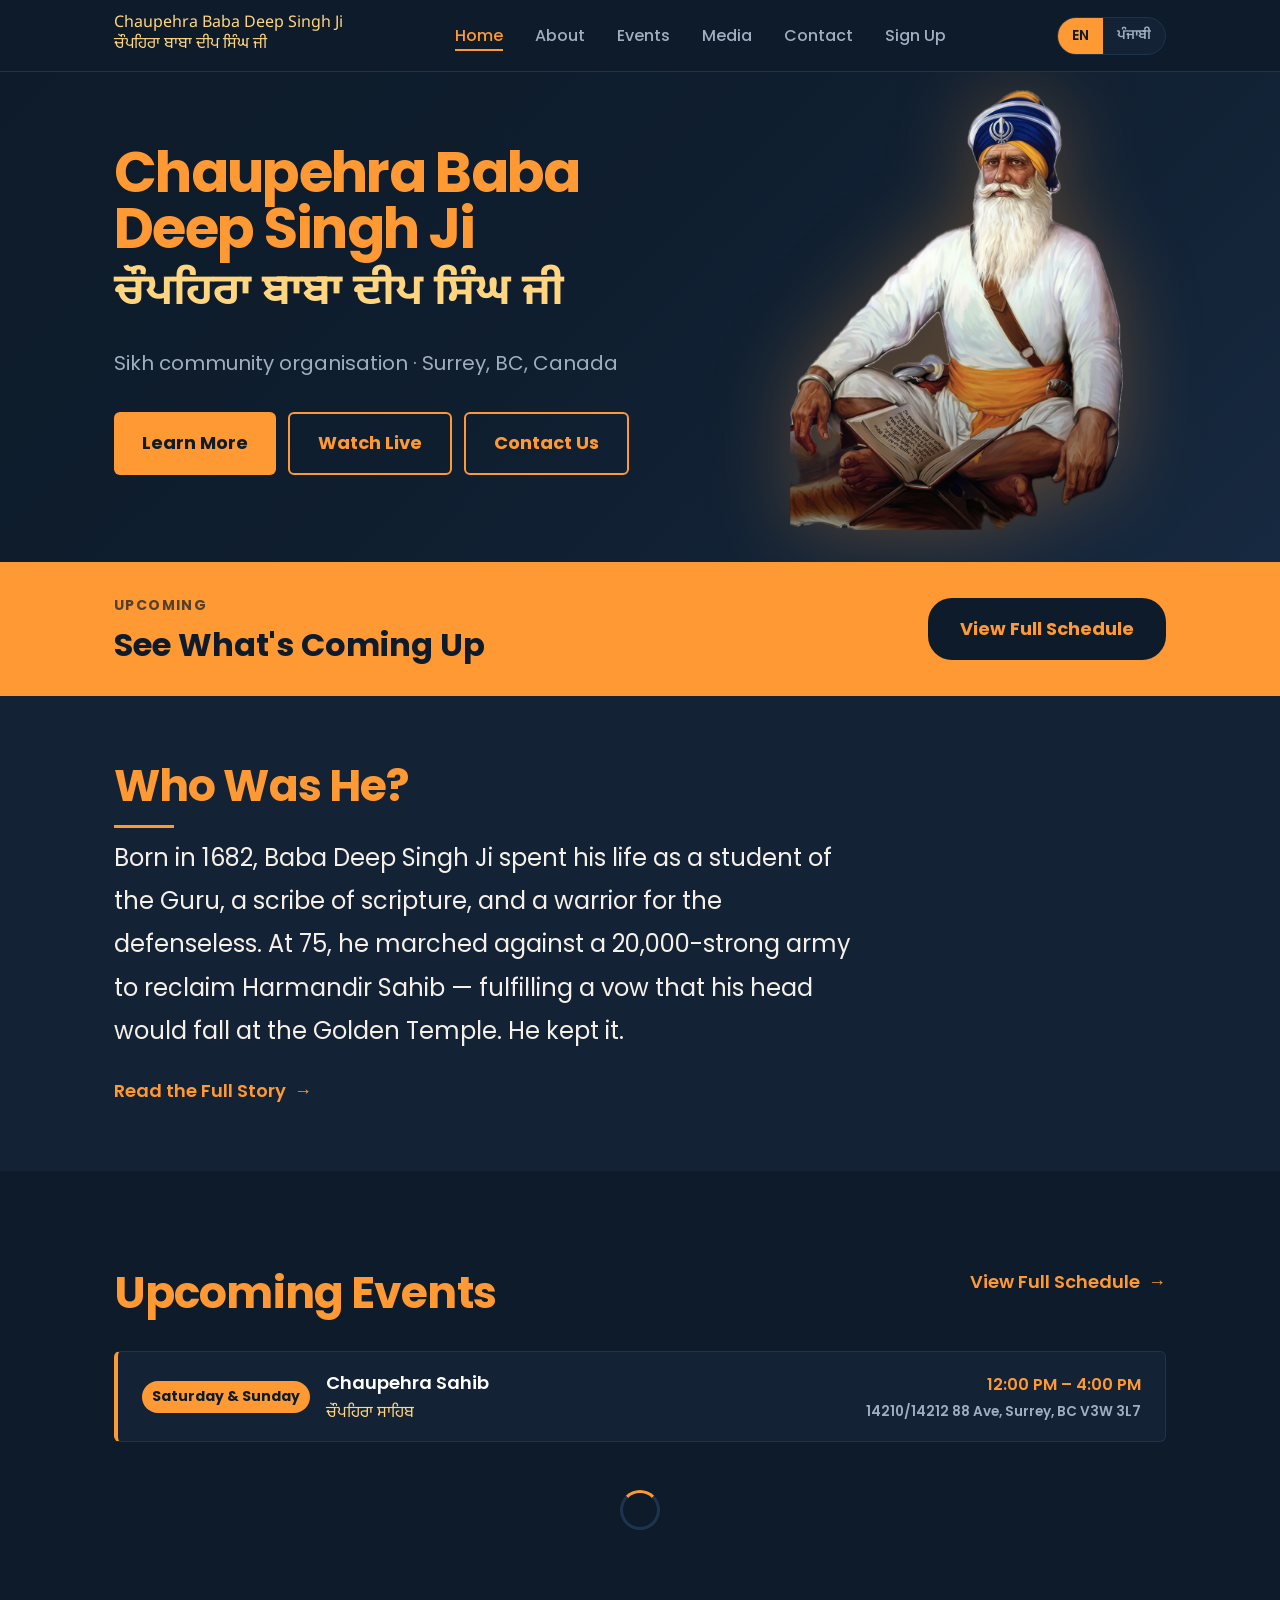
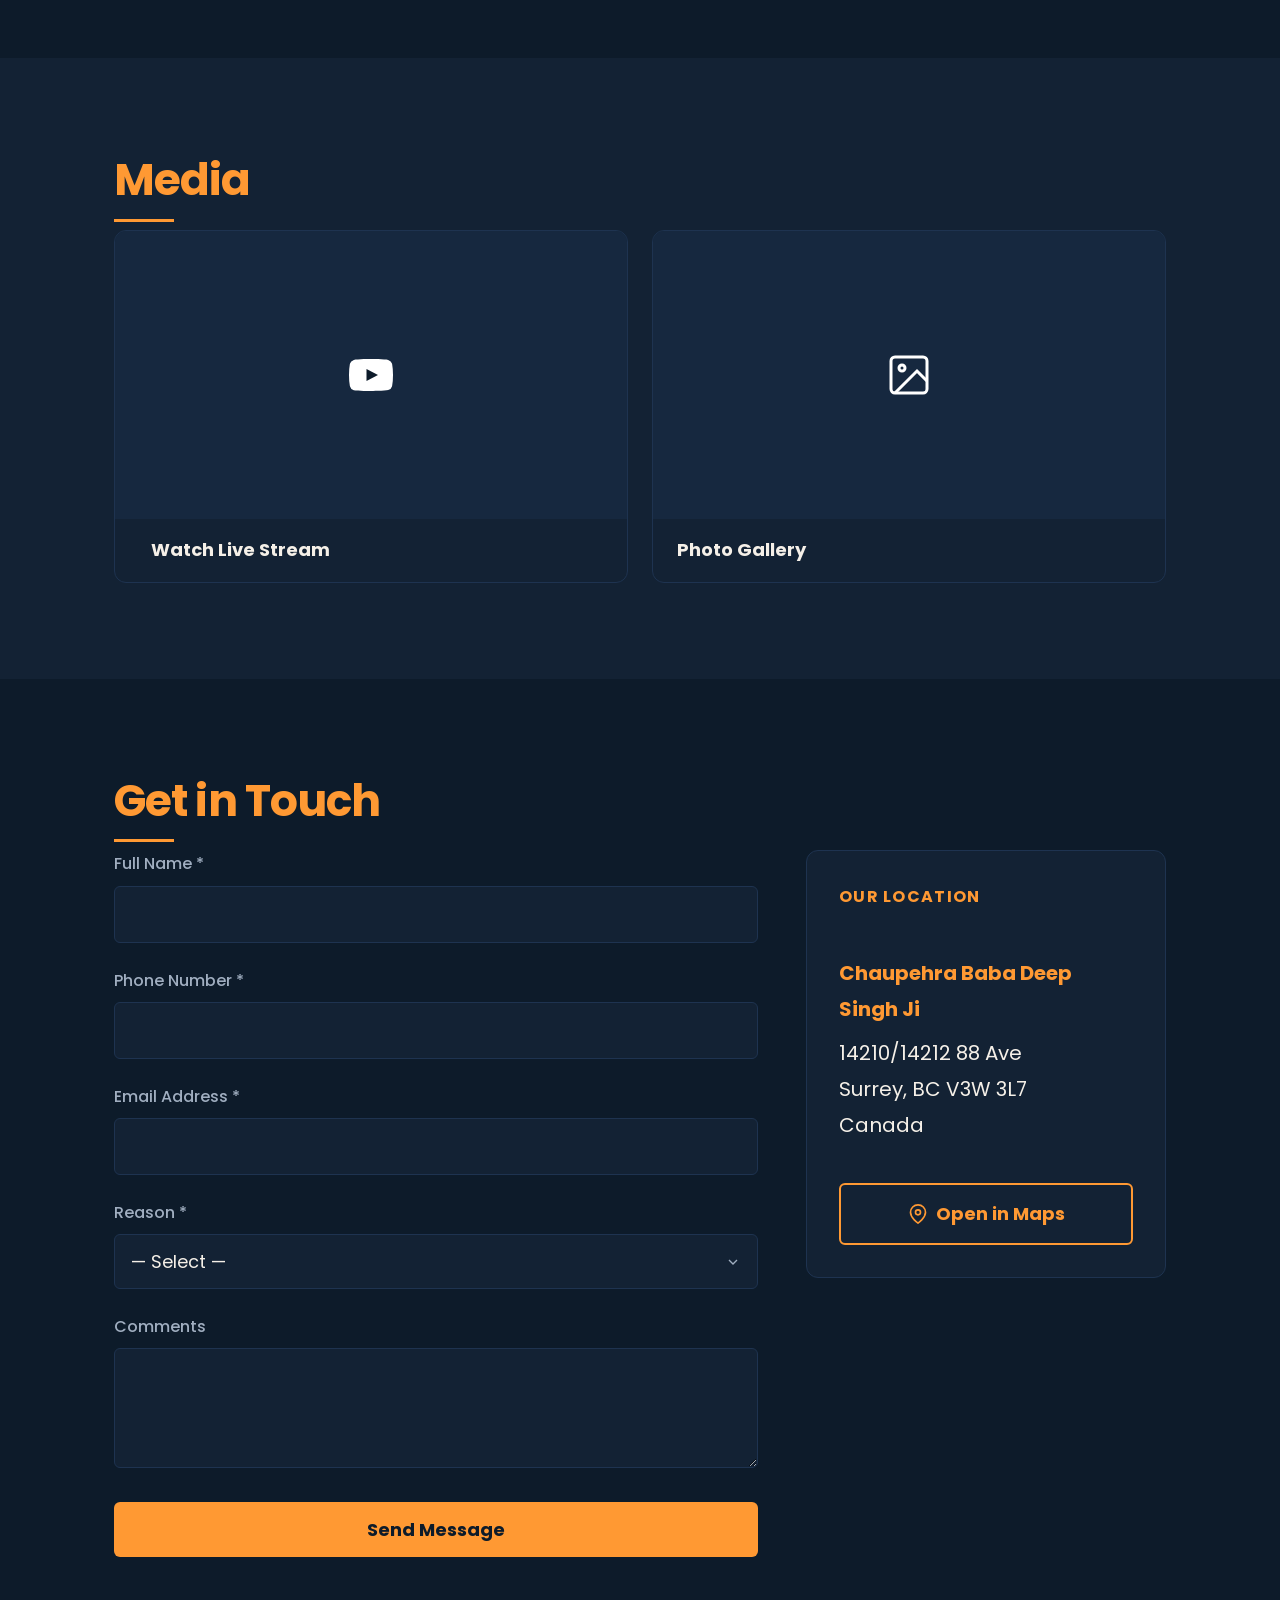
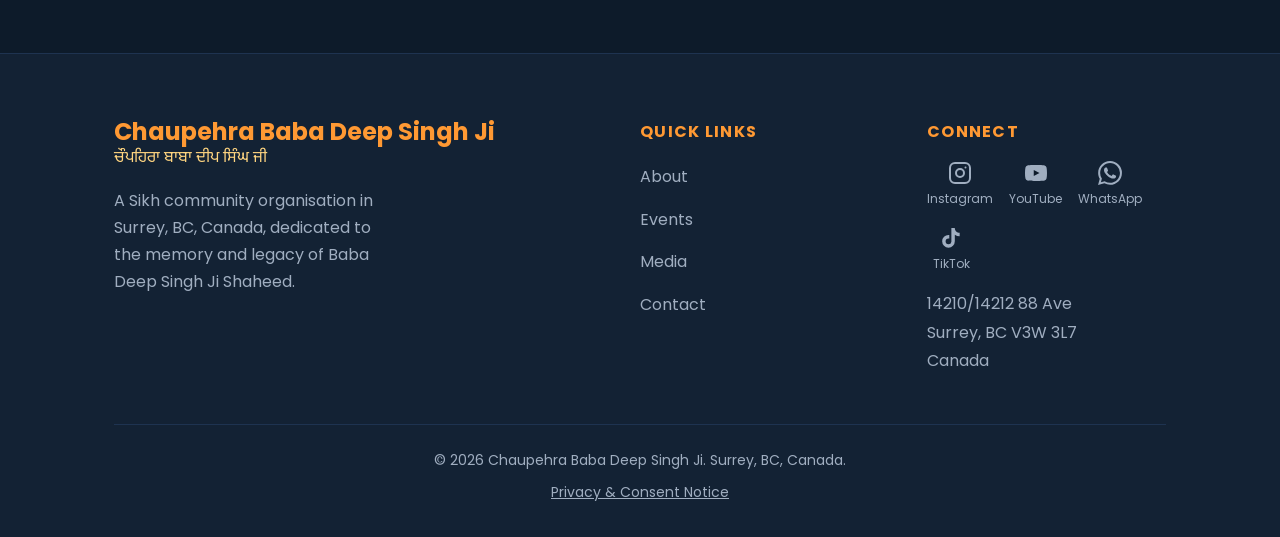
<file: index.html>
<!DOCTYPE html>
<html lang="en">
<head>
  <meta charset="UTF-8" />
  <link rel="icon" type="image/svg+xml" href="/assets/favicon.svg" />
  <link rel="apple-touch-icon" href="/assets/favicon.svg" />
  <meta name="viewport" content="width=device-width, initial-scale=1.0" />
  <title>Chaupehra Baba Deep Singh Ji — Surrey, BC</title>
  <meta name="description" content="Chaupehra Baba Deep Singh Ji — Sikh community organisation in Surrey, BC, Canada." />
  <link rel="stylesheet" href="css/global.css" />
  <link rel="stylesheet" href="css/home.css" />
</head>
<body>

<div id="nav-placeholder"></div>

<!-- ── HERO ── -->
<section class="hero" aria-label="Welcome">
  <div class="hero-carousel" id="hero-carousel">
    <div class="hero-carousel-track" id="hero-track">
      <div class="hero-slide hero-slide--fallback active"></div>
    </div>
  </div>
  <div class="hero-overlay"></div>
  <div class="hero-content container">
    <div class="hero-text">
      <h1 class="hero-title">
        <span class="hero-title-en" data-en="Chaupehra Baba Deep Singh Ji" data-pa="ਚੌਪਹਿਰਾ ਬਾਬਾ ਦੀਪ ਸਿੰਘ ਜੀ">Chaupehra Baba Deep Singh Ji</span>
        
        <span class="hero-title-pa gurmukhi" data-en="ਚੌਪਹਿਰਾ ਬਾਬਾ ਦੀਪ ਸਿੰਘ ਜੀ" data-pa="Chaupehra Baba Deep Singh Ji">ਚੌਪਹਿਰਾ ਬਾਬਾ ਦੀਪ ਸਿੰਘ ਜੀ</span>
      </h1>
      <p class="hero-tagline" data-en="Sikh community organisation · Surrey, BC, Canada" data-pa="ਸਿੱਖ ਭਾਈਚਾਰਕ ਸੰਸਥਾ · ਸਰੀ, ਬੀ.ਸੀ., ਕੈਨੇਡਾ">
        Sikh community organisation · Surrey, BC, Canada
      </p>
      <div class="hero-ctas">
        <a href="about.html" class="btn btn-primary" data-en="Learn More" data-pa="ਹੋਰ ਜਾਣੋ">Learn More</a>
        <a href="media.html" class="btn btn-secondary" data-en="Watch Live" data-pa="ਲਾਈਵ ਦੇਖੋ">Watch Live</a>
        <a href="#contact-home" class="btn btn-secondary" data-en="Contact Us" data-pa="ਸੰਪਰਕ ਕਰੋ">Contact Us</a>
      </div>
    </div>
    <div class="hero-portrait" aria-hidden="true">
      <img src="assets/baba-deep-singh.png" alt="" />
    </div>
  </div>
  <div class="hero-dots" id="hero-dots" aria-hidden="true"></div>
</section>

<!-- ── EVENTS BANNER CAROUSEL ── -->
<section class="events-banner" id="events-banner" aria-label="Upcoming events">
  <div class="events-banner-track" id="events-banner-track">
    <a href="events.html" class="events-banner-slide events-banner-slide--fallback active">
      <div class="events-banner-inner container">
        <div class="events-banner-text">
          <span class="events-banner-tag" data-en="Upcoming" data-pa="ਆਉਣ ਵਾਲਾ">Upcoming</span>
          <p class="events-banner-title" data-en="See What's Coming Up" data-pa="ਆਉਣ ਵਾਲੇ ਸਮਾਗਮ ਵੇਖੋ">See What's Coming Up</p>
        </div>
        <span class="events-banner-btn" data-en="View Full Schedule" data-pa="ਪੂਰਾ ਪ੍ਰੋਗਰਾਮ">View Full Schedule →</span>
      </div>
    </a>
  </div>
  <div class="events-banner-dots" id="events-banner-dots" aria-hidden="true"></div>
</section>

<!-- ── ABOUT SNIPPET ── -->
<section class="section section--mid home-about">
  <div class="container">
    <h2 class="section-title" data-en="Who Was He?" data-pa="ਉਹ ਕੌਣ ਸਨ?">Who Was He?</h2>
    <p class="home-about-text" data-en="Born in 1682, Baba Deep Singh Ji spent his life as a student of the Guru, a scribe of scripture, and a warrior for the defenseless. At 75, he marched against a 20,000-strong army to reclaim Harmandir Sahib — fulfilling a vow that his head would fall at the Golden Temple. He kept it." data-pa="1682 ਵਿੱਚ ਜਨਮੇ, ਬਾਬਾ ਦੀਪ ਸਿੰਘ ਜੀ ਨੇ ਆਪਣੀ ਜ਼ਿੰਦਗੀ ਗੁਰੂ ਦੇ ਵਿਦਿਆਰਥੀ, ਗ੍ਰੰਥ ਦੇ ਲਿਖਾਰੀ ਅਤੇ ਕਮਜ਼ੋਰਾਂ ਦੇ ਯੋਧੇ ਵਜੋਂ ਬਿਤਾਈ। 75 ਸਾਲ ਦੀ ਉਮਰ ਵਿੱਚ, ਉਨ੍ਹਾਂ ਨੇ ਹਰਿਮੰਦਰ ਸਾਹਿਬ ਲਈ ਸ਼ਹਾਦਤ ਦਿੱਤੀ।">
      Born in 1682, Baba Deep Singh Ji spent his life as a student of the Guru, a scribe of scripture, and a warrior for the defenseless. At 75, he marched against a 20,000-strong army to reclaim Harmandir Sahib — fulfilling a vow that his head would fall at the Golden Temple. He kept it.
    </p>
    <a href="about.html" class="link-arrow mt-6" style="display:inline-flex;" data-en="Read the Full Story" data-pa="ਪੂਰੀ ਕਹਾਣੀ ਪੜ੍ਹੋ">Read the Full Story</a>
  </div>
</section>

<!-- ── UPCOMING EVENTS ── -->
<section class="section home-events" id="home-events">
  <div class="container">
    <div class="section-header-row">
      <h2 class="section-title" data-en="Upcoming Events" data-pa="ਆਉਣ ਵਾਲੇ ਸਮਾਗਮ">Upcoming Events</h2>
      <a href="events.html" class="link-arrow" data-en="View Full Schedule" data-pa="ਪੂਰਾ ਪ੍ਰੋਗਰਾਮ">View Full Schedule</a>
    </div>
    <!-- Recurring Chaupehra Sahib banner -->
    <div class="chaupehra-recurring" id="chaupehra-recurring-home">
      <div class="chaupehra-recurring-left">
        <span class="chaupehra-recurring-badge" id="recurring-badge-home">Every Sat &amp; Sun</span>
        <div class="chaupehra-recurring-name">
          <strong data-en="Chaupehra Sahib" data-pa="ਚੌਪਹਿਰਾ ਸਾਹਿਬ">Chaupehra Sahib</strong>
          <span class="gurmukhi" data-en="ਚੌਪਹਿਰਾ ਸਾਹਿਬ" data-pa="Chaupehra Sahib">ਚੌਪਹਿਰਾ ਸਾਹਿਬ</span>
        </div>
      </div>
      <div class="chaupehra-recurring-time">
        <span>12:00 PM – 4:00 PM</span>
        <span class="text-muted" style="font-size:0.85em;">14210/14212 88 Ave, Surrey, BC V3W 3L7</span>
      </div>
    </div>

    <div id="home-events-list">
      <div class="events-loading"><div class="spinner"></div></div>
    </div>
  </div>
</section>

<!-- ── MEDIA PREVIEW ── -->
<section class="section section--mid home-media">
  <div class="container">
    <h2 class="section-title" data-en="Media" data-pa="ਮੀਡੀਆ">Media</h2>
    <div class="home-media-grid">
      <a href="media.html#livestream" class="home-media-tile" aria-label="Watch latest stream">
        <div class="home-media-tile-img" id="home-stream-thumb">
          <div class="home-media-tile-overlay">
            <svg width="48" height="48" viewBox="0 0 24 24" fill="currentColor" aria-hidden="true"><path d="M22.54 6.42a2.78 2.78 0 00-1.95-1.96C18.88 4 12 4 12 4s-6.88 0-8.59.46A2.78 2.78 0 001.46 6.42 29 29 0 001 12a29 29 0 00.46 5.58A2.78 2.78 0 003.41 19.6C5.12 20 12 20 12 20s6.88 0 8.59-.46a2.78 2.78 0 001.95-1.95A29 29 0 0023 12a29 29 0 00-.46-5.58z"/><polygon points="9.75 15.02 15.5 12 9.75 8.98 9.75 15.02" fill="#0D1B2A"/></svg>
          </div>
        </div>
        <div class="home-media-tile-label">
          <span id="home-live-badge"></span>
          <span data-en="Watch Live Stream" data-pa="ਲਾਈਵ ਸਟ੍ਰੀਮ ਦੇਖੋ">Watch Live Stream</span>
        </div>
      </a>
      <a href="media.html#gallery" class="home-media-tile" aria-label="View photo gallery">
        <div class="home-media-tile-img" id="home-gallery-thumb">
          <div class="home-media-tile-overlay">
            <svg width="48" height="48" viewBox="0 0 24 24" fill="none" stroke="currentColor" stroke-width="1.5" aria-hidden="true"><rect x="3" y="3" width="18" height="18" rx="2"/><circle cx="8.5" cy="8.5" r="1.5"/><polyline points="21 15 16 10 5 21"/></svg>
          </div>
        </div>
        <div class="home-media-tile-label">
          <span data-en="Photo Gallery" data-pa="ਫ਼ੋਟੋ ਗੈਲਰੀ">Photo Gallery</span>
        </div>
      </a>
    </div>
  </div>
</section>

<!-- ── CONTACT + LOCATION ── -->
<section class="section home-contact" id="contact-home">
  <div class="container">
    <h2 class="section-title" data-en="Get in Touch" data-pa="ਸੰਪਰਕ ਕਰੋ">Get in Touch</h2>
    <div class="home-contact-grid">

      <div class="home-contact-form-col">
        <form id="home-contact-form" novalidate>
          <div class="form-group">
            <label class="form-label" for="hc-name" data-en="Full Name *" data-pa="ਪੂਰਾ ਨਾਮ *">Full Name *</label>
            <input class="form-input" type="text" id="hc-name" autocomplete="name" required />
            <span class="form-error" id="hc-name-error" role="alert"></span>
          </div>
          <div class="form-group">
            <label class="form-label" for="hc-phone" data-en="Phone Number *" data-pa="ਫ਼ੋਨ ਨੰਬਰ *">Phone Number *</label>
            <input class="form-input" type="tel" id="hc-phone" autocomplete="tel" required />
            <span class="form-error" id="hc-phone-error" role="alert"></span>
          </div>
          <div class="form-group">
            <label class="form-label" for="hc-email" data-en="Email Address *" data-pa="ਈਮੇਲ ਪਤਾ *">Email Address *</label>
            <input class="form-input" type="email" id="hc-email" autocomplete="email" required />
            <span class="form-error" id="hc-email-error" role="alert"></span>
          </div>
          <div class="form-group">
            <label class="form-label" for="hc-reason" data-en="Reason *" data-pa="ਕਾਰਨ *">Reason *</label>
            <select class="form-select" id="hc-reason" required>
              <option value="">— Select —</option>
              <option value="volunteer">Volunteer</option>
              <option value="book_event">Book an Event</option>
              <option value="donate">Donate</option>
              <option value="general">General Enquiry</option>
              <option value="other">Other</option>
            </select>
            <span class="form-error" id="hc-reason-error" role="alert"></span>
          </div>
          <div class="form-group hidden" id="hc-date-group">
            <label class="form-label" for="hc-date" data-en="Preferred Date" data-pa="ਪਸੰਦੀਦਾ ਮਿਤੀ">Preferred Date</label>
            <input class="form-input" type="date" id="hc-date" />
          </div>
          <div class="form-group">
            <label class="form-label" for="hc-comments" data-en="Comments" data-pa="ਟਿੱਪਣੀਆਂ">Comments</label>
            <textarea class="form-textarea" id="hc-comments" rows="3" maxlength="1000"></textarea>
          </div>
          <div class="form-error" id="hc-rate-error" role="alert" style="display:none;margin-bottom:var(--space-4);"></div>
          <button type="submit" class="btn btn-primary btn-block" id="hc-submit">
            <span id="hc-submit-text" data-en="Send Message" data-pa="ਸੁਨੇਹਾ ਭੇਜੋ">Send Message</span>
            <div class="spinner spinner-sm hidden" id="hc-spinner"></div>
          </button>
        </form>
        <div class="form-success hidden" id="hc-success" style="display:none;">
          <div class="form-success-icon">🙏</div>
          <h3 data-en="Thank you." data-pa="ਧੰਨਵਾਦ।">Thank you.</h3>
          <p data-en="We will be in touch soon." data-pa="ਅਸੀਂ ਜਲਦੀ ਤੁਹਾਡੇ ਨਾਲ ਸੰਪਰਕ ਕਰਾਂਗੇ।">We will be in touch soon.</p>
          <span class="gurmukhi">ਵਾਹਿਗੁਰੂ ਜੀ ਕਾ ਖਾਲਸਾ, ਵਾਹਿਗੁਰੂ ਜੀ ਕੀ ਫਤਿਹ</span>
        </div>
      </div>

      <div class="home-location-col">
        <div class="card home-location-card">
          <p class="footer-heading" data-en="Our Location" data-pa="ਸਾਡਾ ਸਥਾਨ">Our Location</p>
          <address style="font-style:normal;margin-top:var(--space-3);font-size:var(--text-lg);line-height:1.8;color:var(--off-white);">
            <strong style="color:var(--saffron);display:block;margin-bottom:var(--space-2);">Chaupehra Baba Deep Singh Ji</strong>
            14210/14212 88 Ave<br/>
            Surrey, BC V3W 3L7<br/>
            Canada
          </address>
          <a href="https://maps.apple.com/?q=14210+88+Ave+Surrey+BC+V3W+3L7"
             id="home-maps-btn"
             class="btn btn-secondary btn-block mt-6"
             target="_blank" rel="noopener"
             aria-label="Open location in Maps">
            <svg width="20" height="20" viewBox="0 0 24 24" fill="none" stroke="currentColor" stroke-width="2" aria-hidden="true"><path d="M21 10c0 7-9 13-9 13s-9-6-9-13a9 9 0 0118 0z"/><circle cx="12" cy="10" r="3"/></svg>
            <span data-en="Open in Maps" data-pa="ਨਕਸ਼ੇ ਵਿੱਚ ਖੋਲ੍ਹੋ">Open in Maps</span>
          </a>
        </div>
      </div>
    </div>
  </div>
</section>

<div id="footer-placeholder"></div>

<script type="module">
  import { createClient } from 'https://esm.sh/@supabase/supabase-js@2';
  import { SUPABASE_URL, SUPABASE_ANON, YOUTUBE_CHANNEL_ID, YOUTUBE_API_KEY } from './supabase-config.js';
  const sb = createClient(SUPABASE_URL, SUPABASE_ANON);

  /* ── Hero carousel ── */
  async function initHeroCarousel() {
    const track  = document.getElementById('hero-track');
    const dotsEl = document.getElementById('hero-dots');
    const { data: photos } = await sb.from('photos').select('url,storage_path').order('sort_order').limit(8);
    const urls = (photos || []).map(p =>
      p.url || sb.storage.from('gallery').getPublicUrl(p.storage_path).data.publicUrl
    );
    if (!urls.length) return;

    track.innerHTML = urls.map((u, i) =>
      `<div class="hero-slide ${i===0?'active':''}" style="background-image:url('${u}')"></div>`
    ).join('');
    dotsEl.innerHTML = urls.map((_, i) =>
      `<button class="hero-dot ${i===0?'active':''}" data-idx="${i}" aria-label="Slide ${i+1}"></button>`
    ).join('');

    let cur = 0;
    const slides = track.querySelectorAll('.hero-slide');
    const dots   = dotsEl.querySelectorAll('.hero-dot');
    const goTo = i => {
      slides[cur].classList.remove('active'); dots[cur].classList.remove('active');
      cur = (i + slides.length) % slides.length;
      slides[cur].classList.add('active'); dots[cur].classList.add('active');
    };
    let timer;
    const resetTimer = () => {
      clearInterval(timer);
      if (!window.matchMedia('(prefers-reduced-motion: reduce)').matches)
        timer = setInterval(() => goTo(cur + 1), 5000);
    };
    dots.forEach(d => d.addEventListener('click', () => { goTo(+d.dataset.idx); resetTimer(); }));
    resetTimer();
  }

  /* ── Events banner carousel (next 3 upcoming events) ── */
  async function initEventsBannerCarousel() {
    const track = document.getElementById('events-banner-track');
    const dotsEl = document.getElementById('events-banner-dots');
    const today = new Date().toISOString().split('T')[0];
    const { data, error } = await sb.from('events')
      .select('*').gte('date', today).eq('is_published', true)
      .order('date').order('start_time').limit(3);
    if (error || !data || !data.length) return;

    const fmtD = d => new Date(d+'T00:00:00').toLocaleDateString('en-CA',{month:'short',day:'numeric',year:'numeric'});
    const fmtT = t => { if (!t) return ''; const [h,m] = t.split(':'); const d = new Date(); d.setHours(+h,+m); return d.toLocaleTimeString('en-CA',{hour:'numeric',minute:'2-digit',hour12:true}); };
    track.innerHTML = data.map((ev, i) => `
      <a href="${ev.link_url || 'events.html'}" class="events-banner-slide${i===0?' active':''}">
        <div class="events-banner-inner container">
          <div class="events-banner-text">
            <span class="events-banner-tag" data-en="${ev.is_gurpurab ? 'Gurpurab' : 'Upcoming Event'}" data-pa="${ev.is_gurpurab ? 'ਗੁਰਪੁਰਬ' : 'ਆਉਣ ਵਾਲਾ ਸਮਾਗਮ'}">${ev.is_gurpurab ? 'Gurpurab' : 'Upcoming Event'}</span>
            <p class="events-banner-title">${ev.name}</p>
            <p class="events-banner-sub">${fmtD(ev.date)}${ev.start_time ? ' · ' + fmtT(ev.start_time) : ''} &nbsp;·&nbsp; <span data-en="Surrey, BC" data-pa="ਸਰੀ, ਬੀ.ਸੀ.">Surrey, BC</span></p>
          </div>
          <span class="events-banner-btn" data-en="${ev.link_url ? 'Learn More &amp; Sign Up →' : 'View Details →'}" data-pa="${ev.link_url ? 'ਹੋਰ ਜਾਣੋ ਅਤੇ ਰਜਿਸਟਰ ਕਰੋ →' : 'ਵੇਰਵੇ ਵੇਖੋ →'}">${ev.link_url ? 'Learn More & Sign Up' : 'View Details'} →</span>
        </div>
      </a>`).join('');
    dotsEl.innerHTML = data.map((_, i) =>
      `<button class="events-banner-dot${i===0?' active':''}" data-idx="${i}" aria-label="Slide ${i+1}"></button>`
    ).join('');
    if (typeof setLang === 'function') setLang(getLang());

    if (data.length < 2) return;
    let cur = 0;
    const slides = track.querySelectorAll('.events-banner-slide');
    const dots   = dotsEl.querySelectorAll('.events-banner-dot');
    const goTo = i => {
      slides[cur].classList.remove('active'); dots[cur].classList.remove('active');
      cur = (i + slides.length) % slides.length;
      slides[cur].classList.add('active'); dots[cur].classList.add('active');
    };
    let timer;
    const resetTimer = () => {
      clearInterval(timer);
      if (!window.matchMedia('(prefers-reduced-motion: reduce)').matches)
        timer = setInterval(() => goTo(cur + 1), 6000);
    };
    dots.forEach(d => d.addEventListener('click', (e) => { e.preventDefault(); goTo(+d.dataset.idx); resetTimer(); }));
    resetTimer();
  }

  /* ── Upcoming events (max 3) ── */
  async function loadHomeEvents() {
    const el = document.getElementById('home-events-list');
    try {
      const today = new Date().toISOString().split('T')[0];
      const until = new Date(Date.now() + 30 * 864e5).toISOString().split('T')[0];
      const { data, error } = await sb.from('events')
        .select('*').gte('date', today).lte('date', until)
        .order('date').order('start_time').limit(3);
      if (error) throw error;
      if (!data.length) { el.innerHTML = ''; return; }
      const fmtD = d => new Date(d+'T00:00:00').toLocaleDateString('en-CA',{weekday:'short',day:'numeric',month:'short'});
      const fmtT = t => { if(!t)return''; const[h,m]=t.split(':'); const d=new Date(); d.setHours(+h,+m); return d.toLocaleTimeString('en-CA',{hour:'numeric',minute:'2-digit',hour12:true}); };
      el.innerHTML = `<div class="home-events-list">${data.map(ev=>`
        <div class="home-event-row${ev.is_gurpurab?' home-event-row--gurpurab':''}">
          <div class="home-event-date">${fmtD(ev.date)}</div>
          <div class="home-event-body">
            <span class="home-event-name">${ev.name}</span>
            ${ev.start_time?`<span class="home-event-time">${fmtT(ev.start_time)}${ev.end_time?' – '+fmtT(ev.end_time):''}</span>`:''}
          </div>
        </div>`).join('')}</div>`;
    } catch { el.innerHTML = `<p class="text-muted">Unable to load events.</p>`; }
  }

  /* ── Media preview ── */
  async function loadMediaPreview() {
    try {
      const res = await fetch(`https://www.googleapis.com/youtube/v3/search?key=${YOUTUBE_API_KEY}&channelId=${YOUTUBE_CHANNEL_ID}&part=snippet&order=date&maxResults=1&type=video`);
      if (res.ok) {
        const json = await res.json();
        const vid = json.items?.[0];
        if (vid) {
          const thumb = vid.snippet.thumbnails?.medium?.url;
          if (thumb) document.getElementById('home-stream-thumb').style.backgroundImage = `url('${thumb}')`;
          if (vid.snippet.liveBroadcastContent === 'live') {
            document.getElementById('home-live-badge').outerHTML = `<span class="badge badge-live">● LIVE</span>`;
          }
        }
      }
    } catch {}
    try {
      const { data } = await sb.from('photos').select('url,storage_path').order('sort_order').limit(1);
      if (data?.length) {
        const url = data[0].url || sb.storage.from('gallery').getPublicUrl(data[0].storage_path).data.publicUrl;
        document.getElementById('home-gallery-thumb').style.backgroundImage = `url('${url}')`;
      }
    } catch {}
  }

  /* ── Home contact form ── */
  function initHomeForm() {
    const reasonEl = document.getElementById('hc-reason');
    const dateGrp  = document.getElementById('hc-date-group');
    const dateIn   = document.getElementById('hc-date');
    dateIn.min = new Date().toISOString().split('T')[0];
    reasonEl.addEventListener('change', () => {
      const show = reasonEl.value === 'book_event';
      dateGrp.classList.toggle('hidden', !show);
      dateIn.required = show;
    });
    const showErr = (id, msg) => { const e=document.getElementById(id); e.textContent=msg; e.classList.add('visible'); };
    const clrErr  = id => { const e=document.getElementById(id); e.textContent=''; e.classList.remove('visible'); };
    ['hc-name','hc-phone','hc-email'].forEach(id =>
      document.getElementById(id).addEventListener('input', () => clrErr(id+'-error'))
    );
    document.getElementById('home-contact-form').addEventListener('submit', async e => {
      e.preventDefault();
      ['hc-name-error','hc-phone-error','hc-email-error','hc-reason-error'].forEach(clrErr);
      const name=document.getElementById('hc-name').value.trim();
      const phone=document.getElementById('hc-phone').value.trim();
      const email=document.getElementById('hc-email').value.trim();
      const reason=document.getElementById('hc-reason').value;
      let valid=true;
      if(!name){showErr('hc-name-error','Please enter your name.');valid=false;}
      if(!phone){showErr('hc-phone-error','Please enter your phone number.');valid=false;}
      if(!email||!/^[^\s@]+@[^\s@]+\.[^\s@]+$/.test(email)){showErr('hc-email-error','Please enter a valid email.');valid=false;}
      if(!reason){showErr('hc-reason-error','Please select a reason.');valid=false;}
      if(!valid)return;
      const KEY='chaupehra_contact_times', now=Date.now();
      const times=JSON.parse(localStorage.getItem(KEY)||'[]').filter(t=>now-t<864e5);
      if(times.length>=3){const el=document.getElementById('hc-rate-error');el.textContent='Too many submissions today. Please try again tomorrow.';el.style.display='block';return;}
      times.push(now);localStorage.setItem(KEY,JSON.stringify(times));
      const btn=document.getElementById('hc-submit');
      btn.disabled=true;
      document.getElementById('hc-spinner').classList.remove('hidden');
      document.getElementById('hc-submit-text').classList.add('hidden');
      try {
        const{error}=await sb.from('inquiries').insert({name,phone,email,reason,preferred_date:document.getElementById('hc-date').value||null,comments:document.getElementById('hc-comments').value.trim()||null});
        if(error)throw error;
        document.getElementById('home-contact-form').style.display='none';
        const s=document.getElementById('hc-success');s.classList.remove('hidden');s.style.display='block';
      } catch {
        const el=document.getElementById('hc-rate-error');el.textContent='Something went wrong. Please try again.';el.style.display='block';
        btn.disabled=false;document.getElementById('hc-spinner').classList.add('hidden');document.getElementById('hc-submit-text').classList.remove('hidden');
      }
    });
  }

  if(/android/i.test(navigator.userAgent))
    document.getElementById('home-maps-btn').href='https://www.google.com/maps/search/?api=1&query=14210+88+Ave+Surrey+BC+V3W+3L7';

  document.addEventListener('DOMContentLoaded', () => {
    initHeroCarousel();
    initEventsBannerCarousel();
    loadHomeEvents();
    loadMediaPreview();
    initHomeForm();
  });
</script>
<script src="js/global.js"></script>
</body>
</html>
</file>
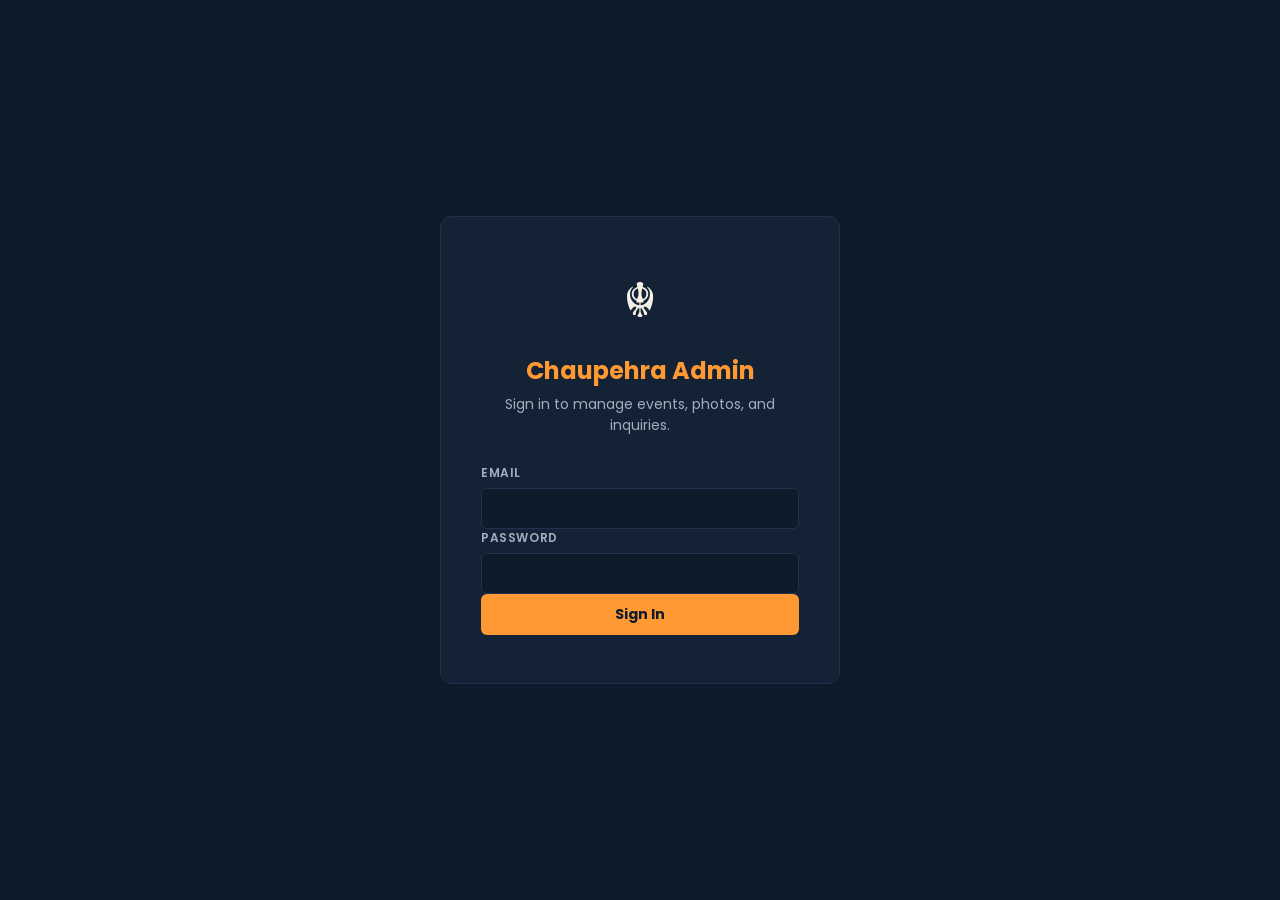
<file: admin/index.html>
<!DOCTYPE html>
<html lang="en">
<head>
  <meta charset="UTF-8" />
  <link rel="icon" type="image/svg+xml" href="../assets/favicon.svg" />
  <link rel="apple-touch-icon" href="../assets/favicon.svg" />
  <meta name="viewport" content="width=device-width, initial-scale=1.0" />
  <title>Admin — Chaupehra Baba Deep Singh Ji</title>
  <link rel="icon" href="data:image/svg+xml,<svg xmlns='http://www.w3.org/2000/svg' viewBox='0 0 100 100'><text y='.9em' font-size='90'>☬</text></svg>" />
  <link rel="stylesheet" href="admin.css" />
</head>
<body>

<!-- ══════════════════════════════════════
     LOGIN SCREEN
═══════════════════════════════════════ -->
<div class="login-screen" id="loginScreen">
  <div class="login-card">
    <div class="login-logo">☬</div>
    <h1>Chaupehra Admin</h1>
    <p class="login-sub">Sign in to manage events, photos, and inquiries.</p>
    <form id="loginForm" novalidate>
      <div class="field">
        <label for="loginEmail">Email</label>
        <input type="email" id="loginEmail" autocomplete="email" required />
      </div>
      <div class="field">
        <label for="loginPassword">Password</label>
        <input type="password" id="loginPassword" autocomplete="current-password" required />
      </div>
      <button type="submit" class="btn-primary btn-block" id="loginBtn">Sign In</button>
      <p class="login-error hidden" id="loginError" role="alert"></p>
    </form>
  </div>
</div>

<!-- ══════════════════════════════════════
     DASHBOARD
═══════════════════════════════════════ -->
<div class="dashboard hidden" id="dashboard">

  <aside class="sidebar" id="sidebar">
    <div class="sidebar-logo">
      <span class="sidebar-khanda">☬</span>
      <span class="sidebar-title">Admin</span>
    </div>
    <nav class="sidebar-nav" role="navigation">
      <button class="nav-item active" data-tab="events">
        <svg width="18" height="18" viewBox="0 0 24 24" fill="none" stroke="currentColor" stroke-width="2"><rect x="3" y="4" width="18" height="18" rx="2"/><line x1="16" y1="2" x2="16" y2="6"/><line x1="8" y1="2" x2="8" y2="6"/><line x1="3" y1="10" x2="21" y2="10"/></svg>
        Events
      </button>
      <button class="nav-item" data-tab="inquiries">
        <svg width="18" height="18" viewBox="0 0 24 24" fill="none" stroke="currentColor" stroke-width="2"><path d="M21 15a2 2 0 01-2 2H7l-4 4V5a2 2 0 012-2h14a2 2 0 012 2z"/></svg>
        Inquiries
        <span class="nav-badge hidden" id="inquiries-badge">0</span>
      </button>
      <button class="nav-item" data-tab="signups">
        <svg width="18" height="18" viewBox="0 0 24 24" fill="none" stroke="currentColor" stroke-width="2"><path d="M17 21v-2a4 4 0 00-4-4H5a4 4 0 00-4 4v2"/><circle cx="9" cy="7" r="4"/><path d="M23 21v-2a4 4 0 00-3-3.87"/><path d="M16 3.13a4 4 0 010 7.75"/></svg>
        Signups
        <span class="nav-badge hidden" id="signups-badge">0</span>
      </button>
      <button class="nav-item" data-tab="gallery">
        <svg width="18" height="18" viewBox="0 0 24 24" fill="none" stroke="currentColor" stroke-width="2"><rect x="3" y="3" width="18" height="18" rx="2"/><circle cx="8.5" cy="8.5" r="1.5"/><polyline points="21 15 16 10 5 21"/></svg>
        Gallery
      </button>
      <button class="nav-item" data-tab="errorlogs">
        <svg width="18" height="18" viewBox="0 0 24 24" fill="none" stroke="currentColor" stroke-width="2"><circle cx="12" cy="12" r="10"/><line x1="12" y1="8" x2="12" y2="12"/><line x1="12" y1="16" x2="12.01" y2="16"/></svg>
        Error Logs
        <span class="nav-badge hidden" id="errorlogs-badge">0</span>
      </button>
    </nav>
    <div class="sidebar-footer">
      <a href="../index.html" class="btn-outline" target="_blank" rel="noopener">View Site ↗</a>
      <button class="btn-outline" id="logoutBtn">Sign Out</button>
    </div>
  </aside>

  <!-- Mobile sidebar toggle -->
  <button class="sidebar-toggle" id="sidebarToggle" aria-label="Toggle menu">
    <svg width="22" height="22" viewBox="0 0 24 24" fill="none" stroke="currentColor" stroke-width="2"><line x1="3" y1="6" x2="21" y2="6"/><line x1="3" y1="12" x2="21" y2="12"/><line x1="3" y1="18" x2="21" y2="18"/></svg>
  </button>

  <main class="main-content">

    <!-- ══ EVENTS TAB ══ -->
    <section class="tab-panel active" id="tab-events">
      <div class="panel-header">
        <h2>Events</h2>
        <button class="btn-primary" id="addEventBtn">+ Add Event</button>
      </div>

      <!-- Event form -->
      <div class="form-card hidden" id="eventForm">
        <h3 id="eventFormTitle">New Event</h3>
        <input type="hidden" id="eventId" />

        <div class="form-row">
          <div class="field">
            <label for="evName">Event Name *</label>
            <div class="input-with-datalist">
              <input type="text" id="evName" list="ev-presets" required autocomplete="off" placeholder="Type or choose a preset…" />
              <datalist id="ev-presets">
                <option value="Chaupehra Sahib" />
                <option value="Akhand Path" />
                <option value="Akhand Path Bhog" />
                <option value="Sehaj Path" />
                <option value="Sehaj Path Bhog" />
                <option value="Kirtan Darbar" />
                <option value="Seva Day" />
                <option value="Simran Smagam" />
                <option value="Gurdwara Program" />
                <option value="Gurpurab — Guru Nanak Dev Ji" />
                <option value="Gurpurab — Guru Gobind Singh Ji" />
                <option value="Shaheedi Diwas — Baba Deep Singh Ji" />
                <option value="Baisakhi — Khalsa Sajna Diwas" />
              </datalist>
            </div>
          </div>
          <div class="field field--sm">
            <label class="checkbox-label mt-auto">
              <input type="checkbox" id="evGurpurab" />
              Gurpurab (yearly)
            </label>
            <label class="checkbox-label">
              <input type="checkbox" id="evRecurring" />
              Recurring yearly
            </label>
          </div>
        </div>

        <div class="form-row">
          <div class="field">
            <label for="evDate">Date *</label>
            <input type="date" id="evDate" required />
          </div>
          <div class="field">
            <label for="evEndDate">End Date <span class="label-hint">(multi-day)</span></label>
            <input type="date" id="evEndDate" />
          </div>
        </div>

        <div class="form-row">
          <div class="field">
            <label for="evStart">Start Time</label>
            <input type="time" id="evStart" />
          </div>
          <div class="field">
            <label for="evEnd">End Time</label>
            <input type="time" id="evEnd" />
          </div>
        </div>

        <div class="form-row">
          <div class="field">
            <label for="evPath">Path Type</label>
            <select id="evPath">
              <option value="">— None —</option>
              <option>Akhand Path</option>
              <option>Sehaj Path</option>
              <option>Sukhmani Sahib Path</option>
              <option>Japji Sahib Path</option>
            </select>
          </div>
          <div class="field">
            <label for="evKirtani">Kirtani / Special Guest</label>
            <input type="text" id="evKirtani" placeholder="e.g. Bhai Gurpreet Singh Ji" />
          </div>
        </div>

        <div class="field">
          <label for="evNotes">Internal Notes</label>
          <textarea id="evNotes" rows="2" placeholder="Not shown to public"></textarea>
        </div>

        <div class="form-actions">
          <button class="btn-primary" id="saveEventBtn">Save Event</button>
          <button class="btn-outline" id="cancelEventBtn">Cancel</button>
          <p class="form-status" id="eventStatus" role="status"></p>
        </div>
      </div>

      <!-- Events table -->
      <div class="table-wrap">
        <table class="data-table">
          <thead>
            <tr>
              <th>Date</th>
              <th>Event</th>
              <th>Time</th>
              <th>Path / Kirtani</th>
              <th>Type</th>
              <th>Actions</th>
            </tr>
          </thead>
          <tbody id="eventsBody">
            <tr><td colspan="6" class="loading-cell">Loading events…</td></tr>
          </tbody>
        </table>
      </div>
    </section>

    <!-- ══ INQUIRIES TAB ══ -->
    <section class="tab-panel hidden" id="tab-inquiries">
      <div class="panel-header">
        <h2>Inquiries</h2>
        <div class="filter-row">
          <select id="inquiryFilter" class="filter-select">
            <option value="all">All</option>
            <option value="new">New</option>
            <option value="read">Read</option>
            <option value="responded">Responded</option>
          </select>
          <select id="inquiryReason" class="filter-select">
            <option value="all">All Reasons</option>
            <option value="volunteer">Volunteer</option>
            <option value="book_event">Book Event</option>
            <option value="donate">Donate</option>
            <option value="general">General</option>
            <option value="other">Other</option>
          </select>
        </div>
      </div>

      <div class="inquiries-list" id="inquiriesList">
        <div class="loading-cell">Loading inquiries…</div>
      </div>
    </section>

    <!-- ══ SIGNUPS TAB ══ -->
    <section class="tab-panel hidden" id="tab-signups">
      <div class="panel-header">
        <h2>Waheguru Likhan Bhagti — Signups</h2>
        <div class="filter-row">
          <input type="text" id="signupSearch" class="filter-select" placeholder="Search name, phone, city…" style="min-width:200px;" />
          <select id="signupAgeFilter" class="filter-select">
            <option value="all">All Age Groups</option>
            <option value="6_under">6 &amp; under</option>
            <option value="7_9">7–9 years</option>
            <option value="9_12">9–12 years</option>
            <option value="13_15">13–15 years</option>
            <option value="16_20">16–20 years</option>
            <option value="21_above">21 &amp; above</option>
          </select>
          <button class="btn-outline" id="signupDuplicatesBtn">⚠ Check Duplicates</button>
          <button class="btn-outline" id="signupExportBtn">⬇ Export CSV</button>
        </div>
      </div>

      <div class="form-card hidden" id="duplicatesPanel">
        <h3 id="duplicatesPanelTitle">Possible Duplicates</h3>
        <div id="duplicatesList"></div>
      </div>

      <div class="table-wrap">
        <table class="data-table" id="signupsTable">
          <thead>
            <tr>
              <th>#</th>
              <th>Name</th>
              <th>Age / Group</th>
              <th>Simran Target</th>
              <th>WhatsApp</th>
              <th>Email</th>
              <th>City</th>
              <th>Registered</th>
              <th>Family</th>
            </tr>
          </thead>
          <tbody id="signupsBody">
            <tr><td colspan="9" class="loading-cell">Loading signups…</td></tr>
          </tbody>
        </table>
      </div>
      <p class="text-muted" id="signupsCount" style="padding:var(--space-3) 0;font-size:0.85rem;"></p>
    </section>

    <!-- ══ GALLERY TAB ══ -->
    <section class="tab-panel hidden" id="tab-gallery">
      <div class="panel-header">
        <h2>Photo Gallery</h2>
        <label class="btn-primary upload-label" for="photoUpload">
          <svg width="18" height="18" viewBox="0 0 24 24" fill="none" stroke="currentColor" stroke-width="2"><polyline points="16 16 12 12 8 16"/><line x1="12" y1="12" x2="12" y2="21"/><path d="M20.39 18.39A5 5 0 0018 9h-1.26A8 8 0 103 16.3"/></svg>
          Upload Photos
          <input type="file" id="photoUpload" multiple accept="image/*" style="display:none" />
        </label>
      </div>
      <div class="upload-progress hidden" id="uploadProgress">
        <div class="progress-bar"><div class="progress-fill" id="progressFill"></div></div>
        <p id="uploadStatus" class="upload-status-text"></p>
      </div>
      <div class="gallery-admin-grid" id="galleryAdminGrid">
        <div class="loading-cell">Loading photos…</div>
      </div>
    </section>

    <!-- ══ ERROR LOGS TAB ══ -->
    <section class="tab-panel hidden" id="tab-errorlogs">
      <div class="panel-header">
        <h2>Error Logs</h2>
        <div class="filter-row">
          <select id="errorSourceFilter" class="filter-select">
            <option value="all">All Sources</option>
          </select>
          <button class="btn-outline" id="errorClearBtn">Clear All</button>
        </div>
      </div>
      <div class="table-wrap">
        <table class="data-table">
          <thead>
            <tr>
              <th>Time</th>
              <th>Source</th>
              <th>Message</th>
              <th>Details</th>
              <th>Page</th>
              <th></th>
            </tr>
          </thead>
          <tbody id="errorLogsBody">
            <tr><td colspan="6" class="loading-cell">Loading error logs…</td></tr>
          </tbody>
        </table>
      </div>
    </section>

  </main>
</div>

<script type="module" src="admin.js"></script>
</body>
</html>
</file>
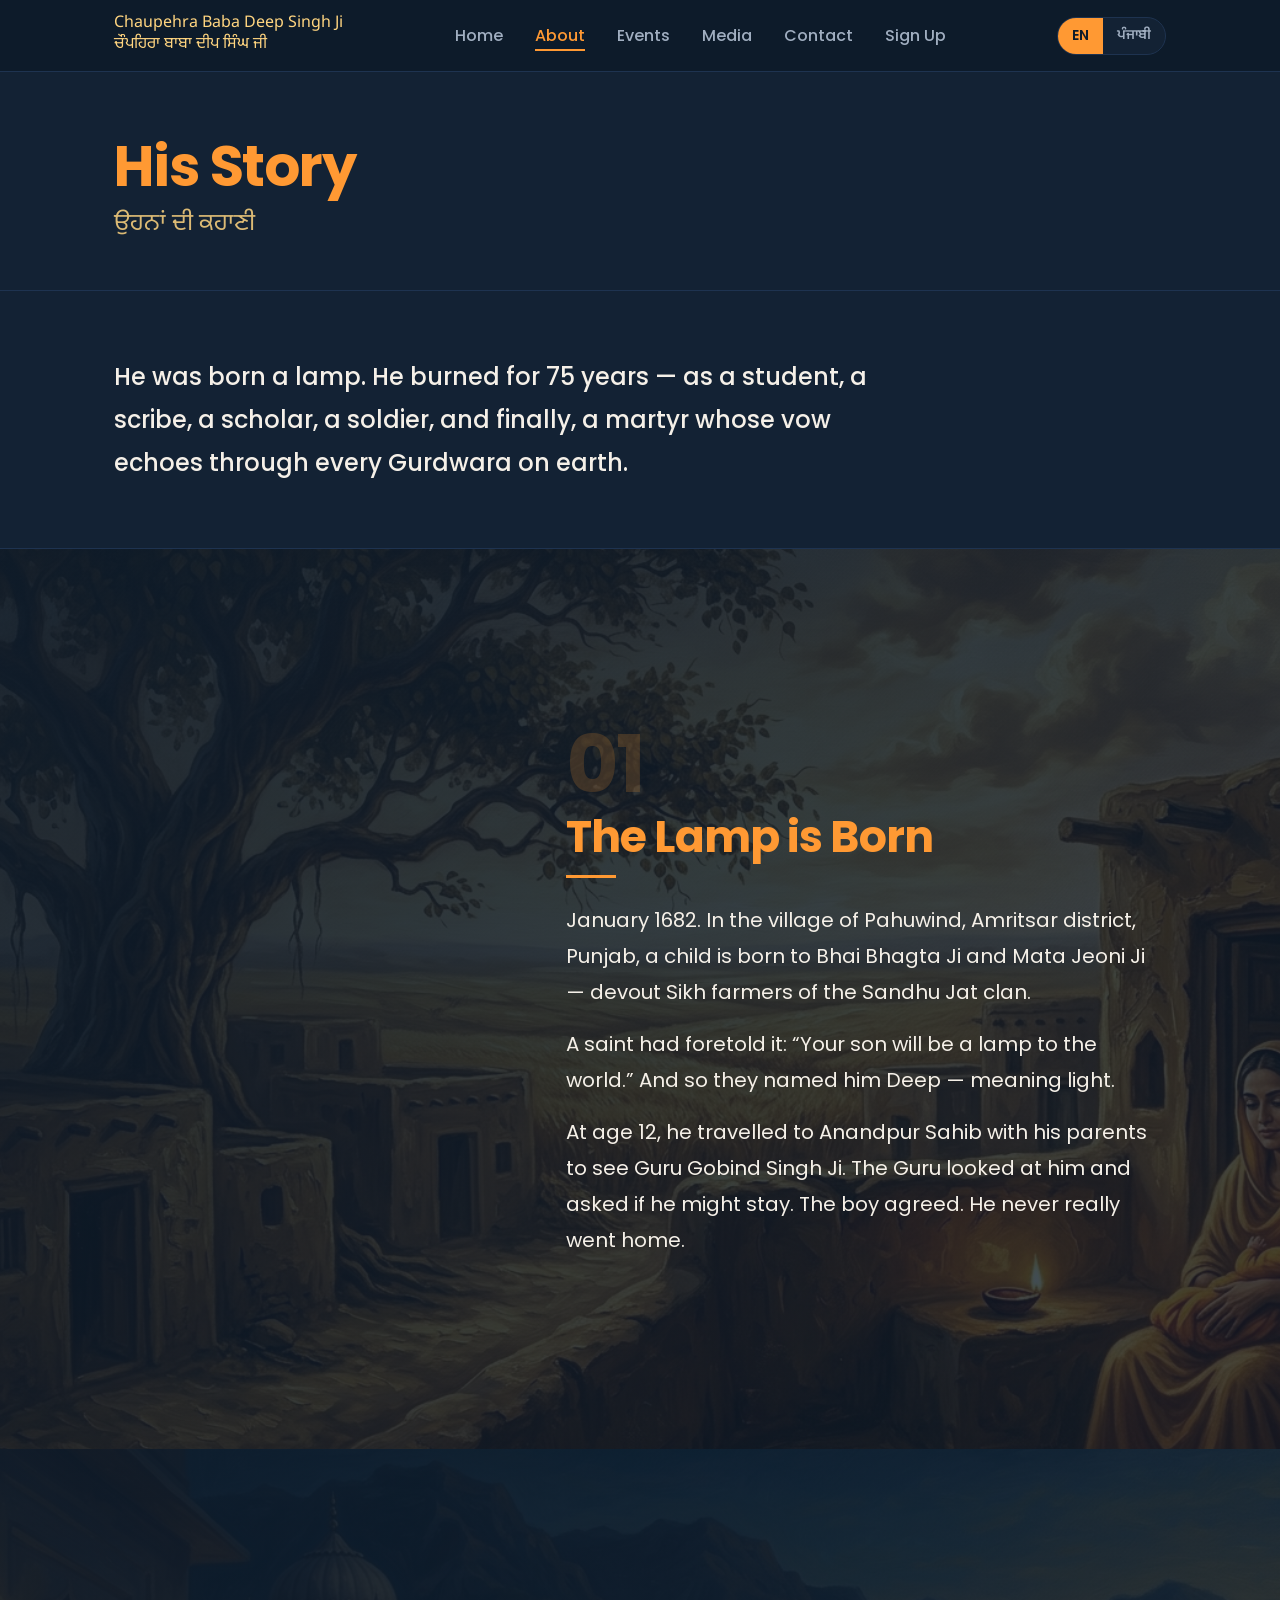
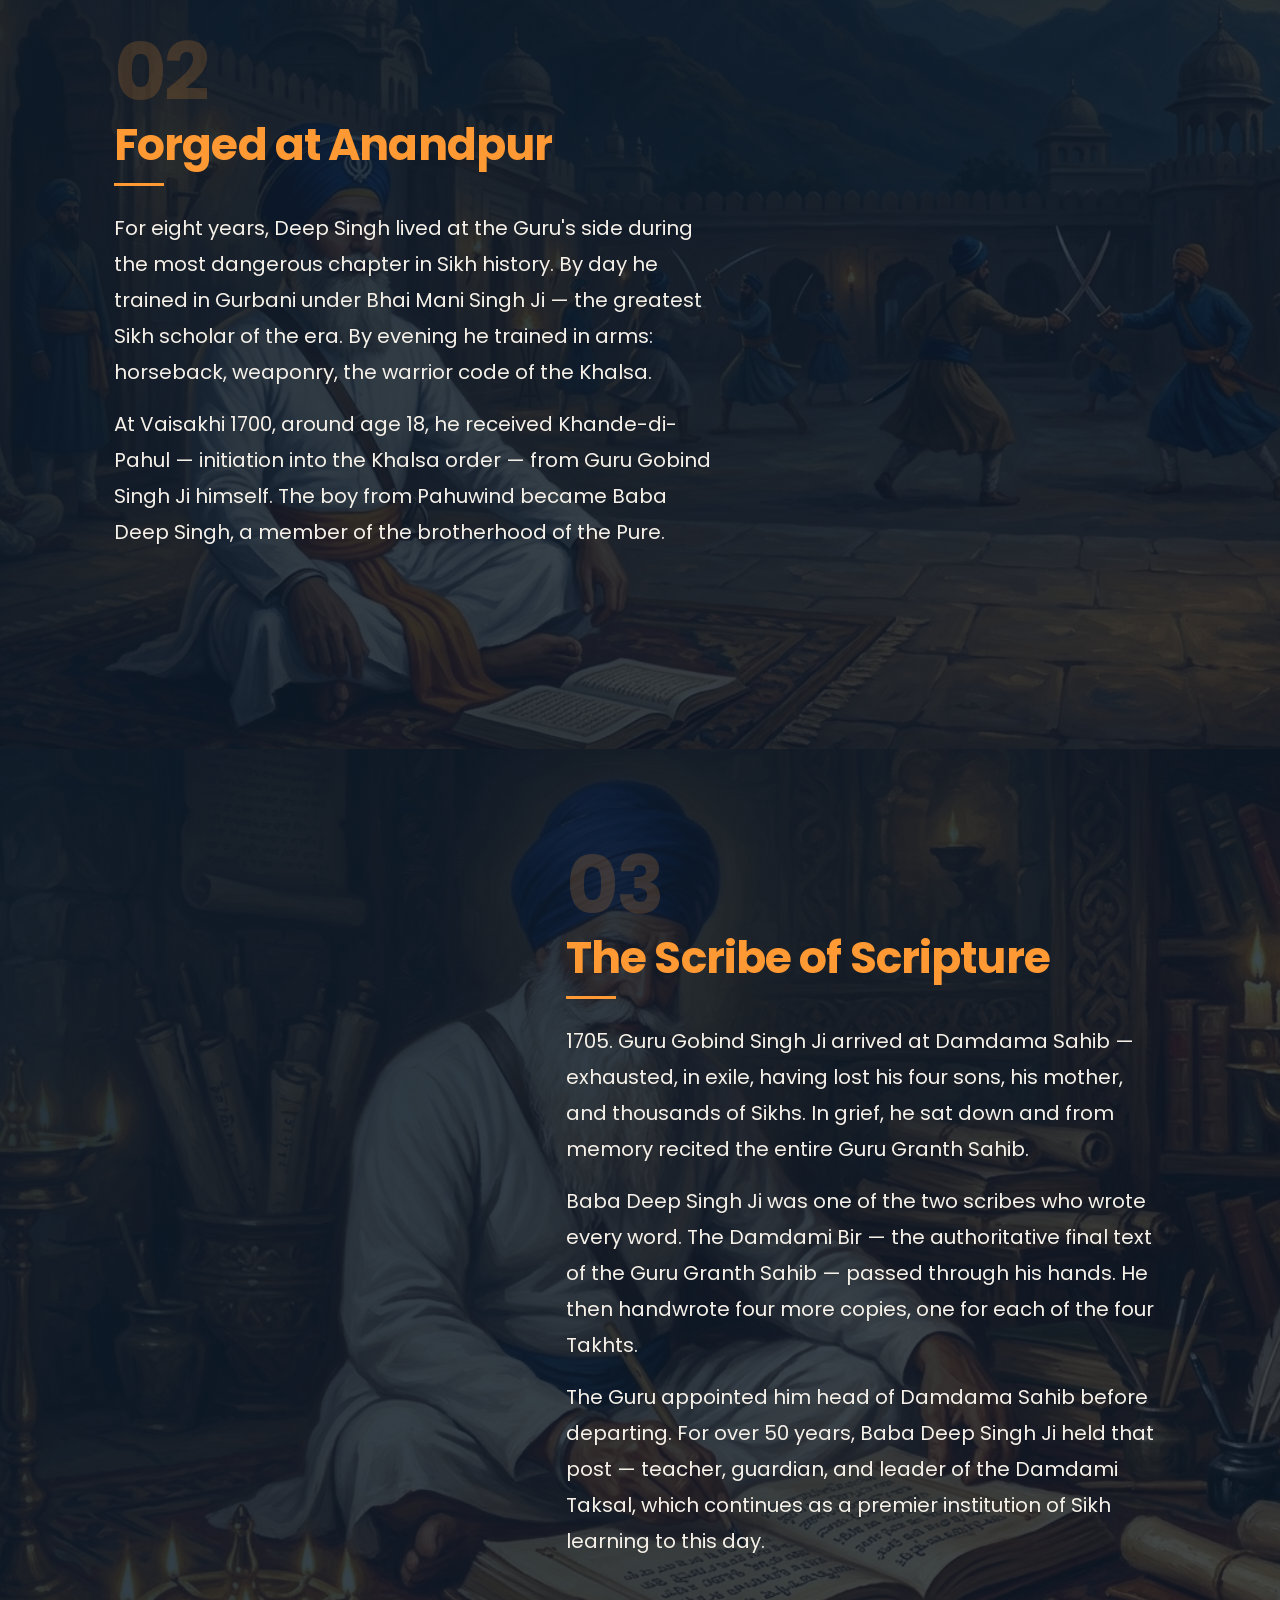
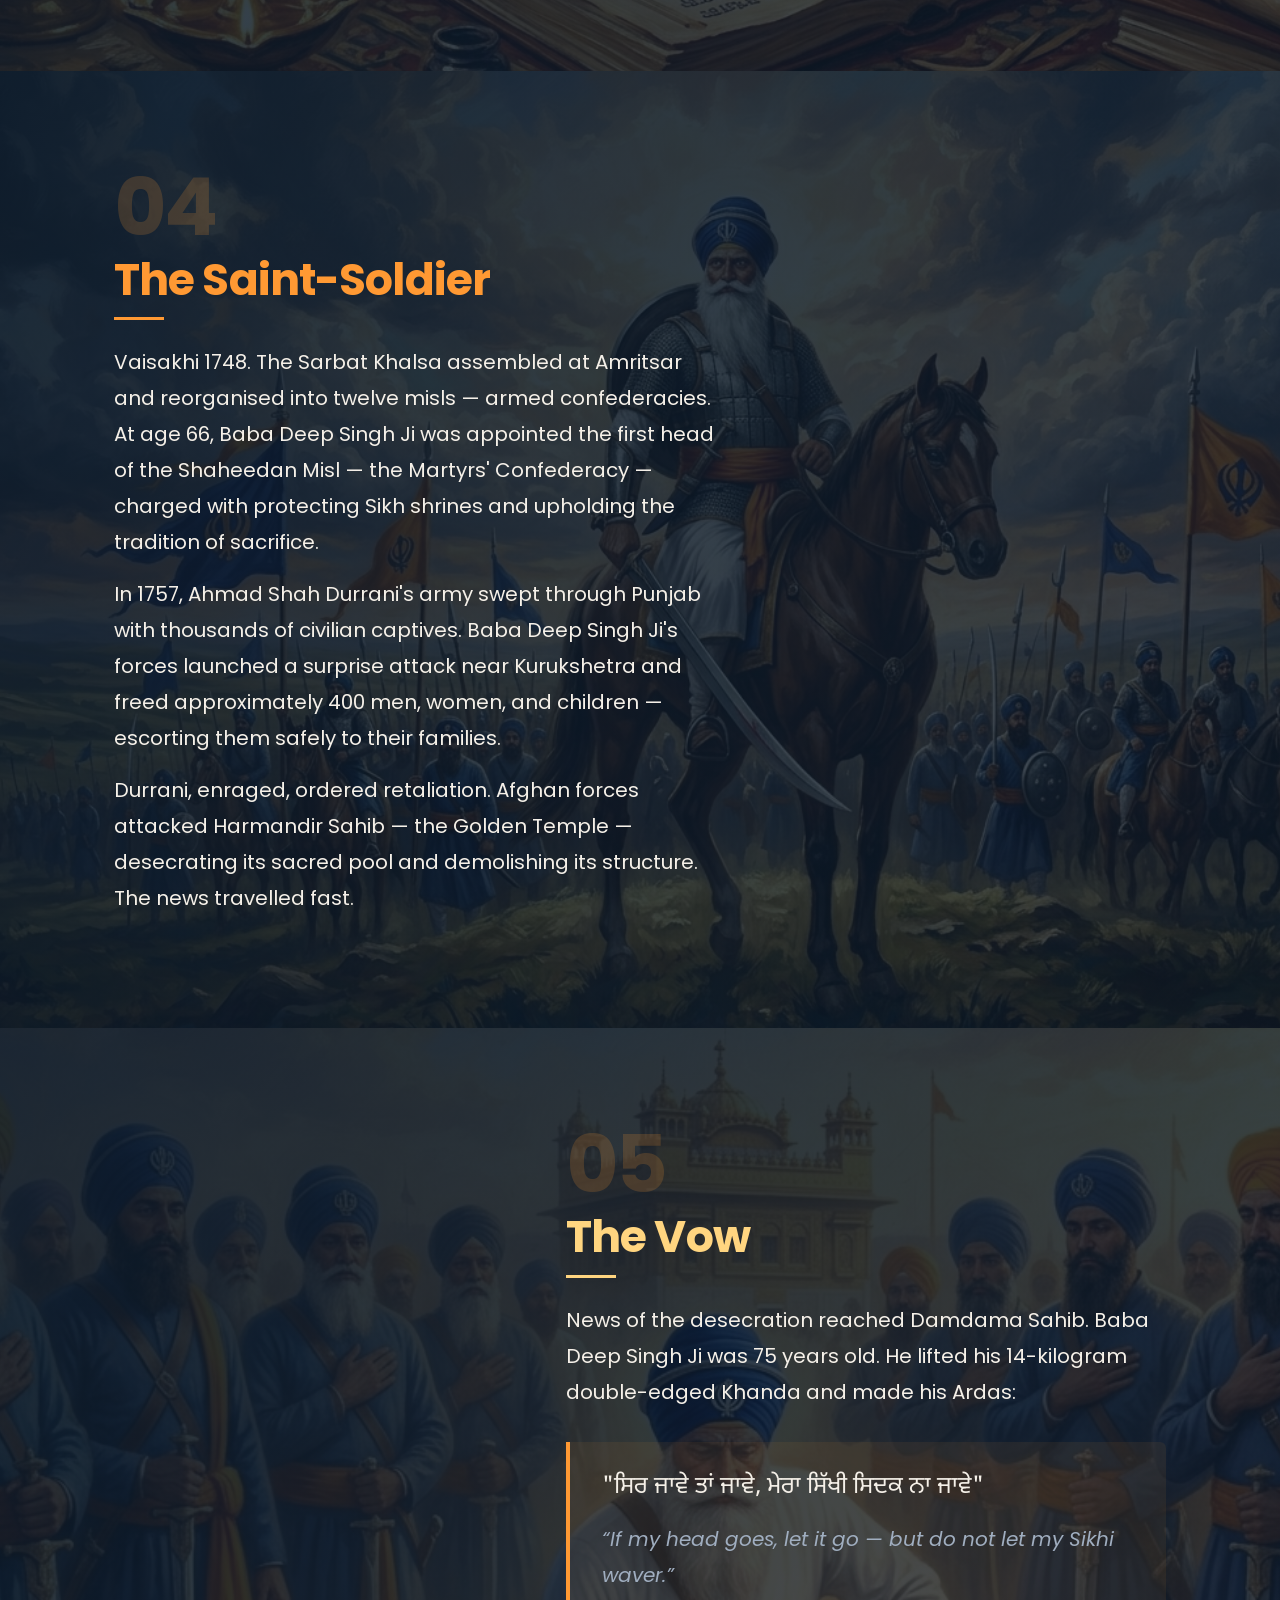
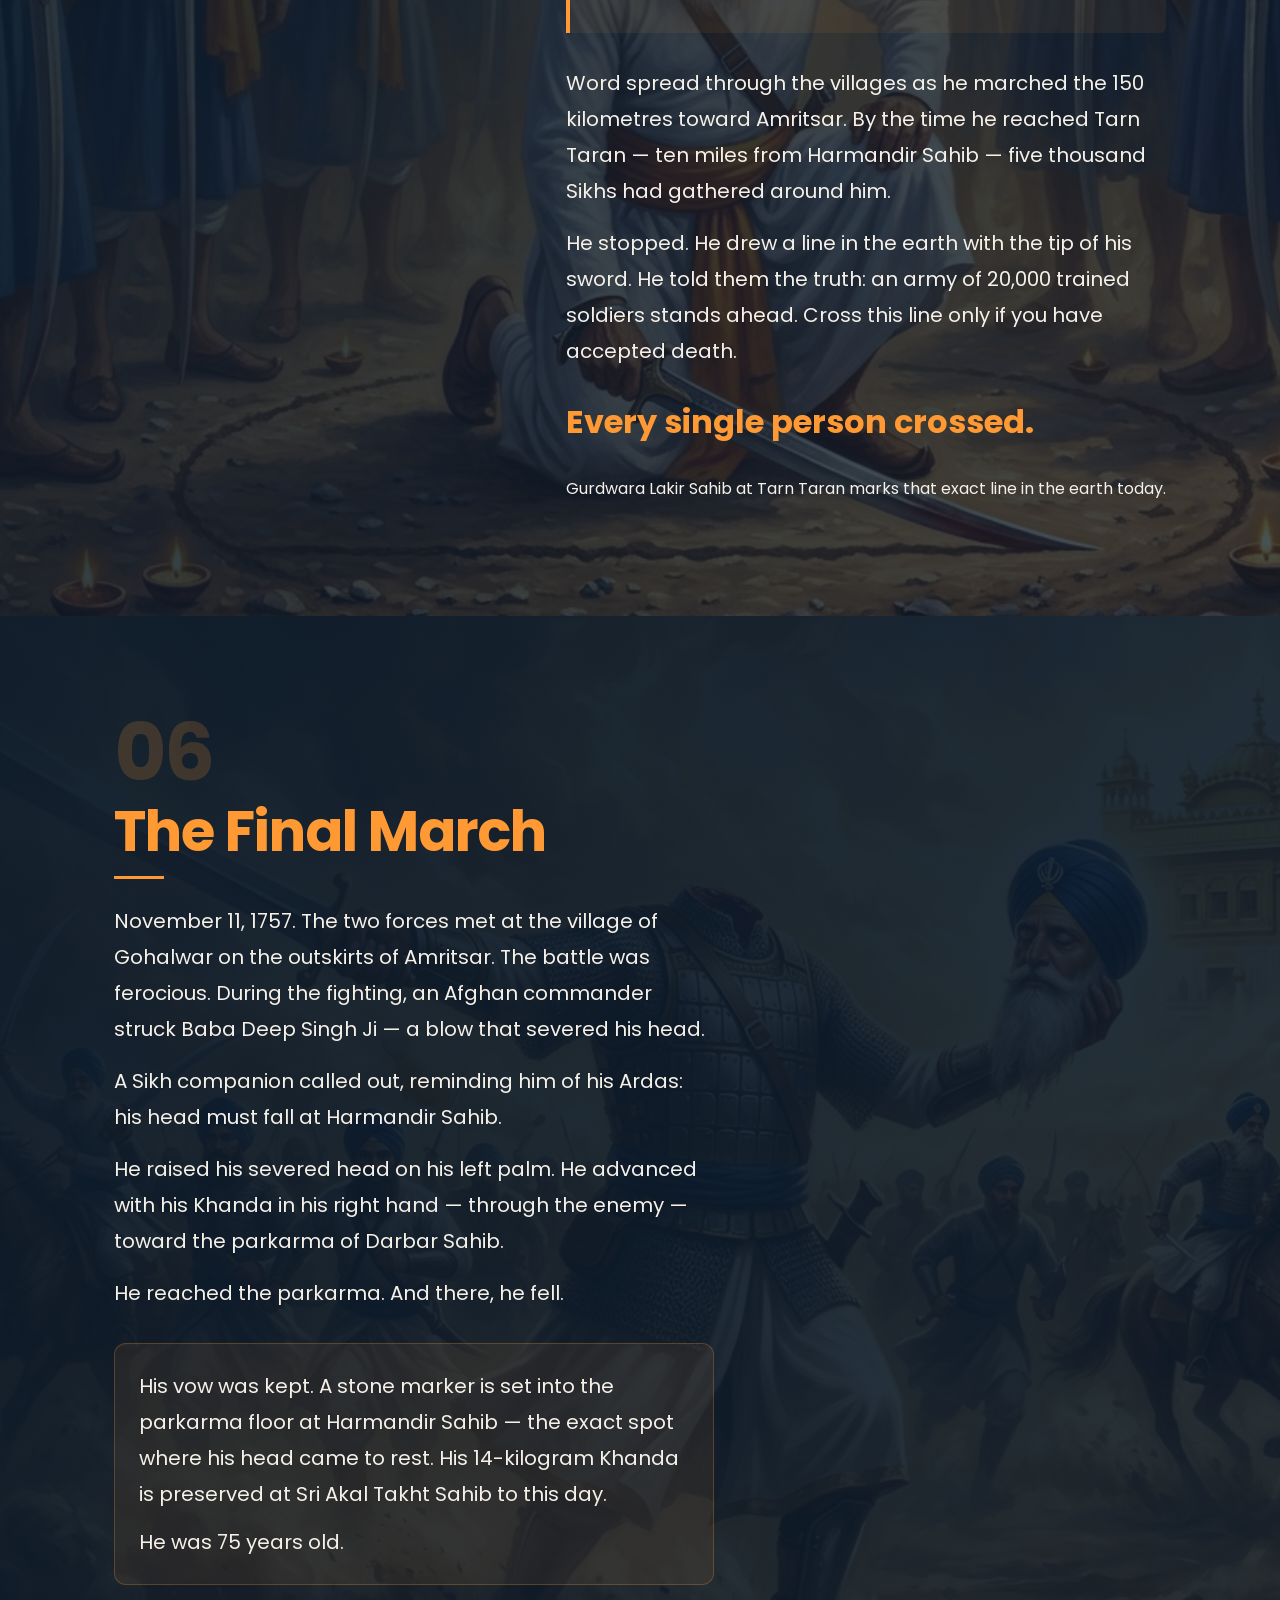
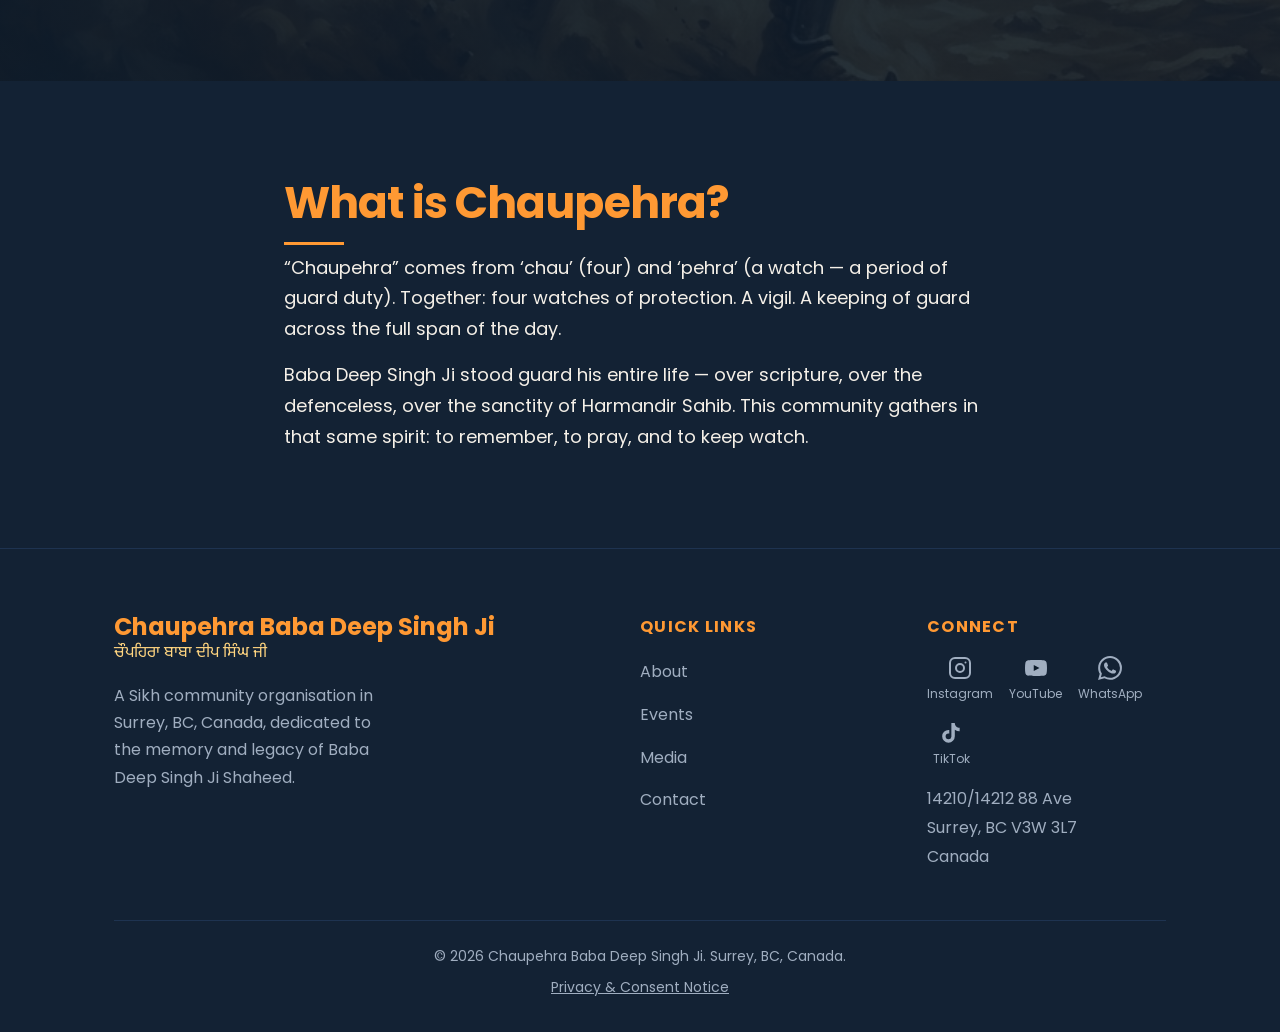
<file: about.html>
<!DOCTYPE html>
<html lang="en">
<head>
  <meta charset="UTF-8" />
  <link rel="icon" type="image/svg+xml" href="/assets/favicon.svg" />
  <link rel="apple-touch-icon" href="/assets/favicon.svg" />
  <meta name="viewport" content="width=device-width, initial-scale=1.0" />
  <title>About — Chaupehra Baba Deep Singh Ji</title>
  <meta name="description" content="The life and martyrdom of Baba Deep Singh Ji — warrior, scholar, and Sikh martyr." />
  <link rel="stylesheet" href="css/global.css" />
  <link rel="stylesheet" href="css/about.css" />
</head>
<body>

<div id="nav-placeholder"></div>

<!-- Page Title -->
<div class="page-title-band">
  <div class="container">
    <div class="page-title-bilingual">
      <h1 class="page-title-primary" data-en="His Story" data-pa="ਉਹਨਾਂ ਦੀ ਕਹਾਣੀ">His Story</h1>
      <p class="page-title-secondary gurmukhi" data-en="ਉਹਨਾਂ ਦੀ ਕਹਾਣੀ" data-pa="His Story">ਉਹਨਾਂ ਦੀ ਕਹਾਣੀ</p>
    </div>
  </div>
</div>

<!-- Intro -->
<section class="about-intro section">
  <div class="container">
    <p class="about-lead" data-en="He was born a lamp. He burned for 75 years — as a student, a scribe, a scholar, a soldier, and finally, a martyr whose vow echoes through every Gurdwara on earth." data-pa="ਉਹ ਇੱਕ ਦੀਵੇ ਵਜੋਂ ਜੰਮੇ। 75 ਸਾਲ ਜਲਦੇ ਰਹੇ — ਵਿਦਿਆਰਥੀ, ਲਿਖਾਰੀ, ਵਿਦਵਾਨ, ਯੋਧਾ, ਅਤੇ ਅੰਤ ਵਿੱਚ ਇੱਕ ਸ਼ਹੀਦ।">
      He was born a lamp. He burned for 75 years — as a student, a scribe, a scholar, a soldier, and finally, a martyr whose vow echoes through every Gurdwara on earth.
    </p>
  </div>
</section>

<!-- ACT 1: The Lamp is Born -->
<section class="act act--right" id="act-1">
  <div class="act-bg" style="background-image: url('assets/act1-village.png')"></div>
  <div class="act-overlay"></div>
  <div class="container act-content">
    <div class="act-text">
      <span class="act-number">01</span>
      <h2 class="act-title" data-en="The Lamp is Born" data-pa="ਦੀਵਾ ਜਨਮਦਾ ਹੈ">The Lamp is Born</h2>
      <p data-en="January 1682. In the village of Pahuwind, Amritsar district, Punjab, a child is born to Bhai Bhagta Ji and Mata Jeoni Ji — devout Sikh farmers of the Sandhu Jat clan." data-pa="ਜਨਵਰੀ 1682। ਅੰਮ੍ਰਿਤਸਰ ਜ਼ਿਲ੍ਹੇ ਦੇ ਪਾਹੂਵਿੰਡ ਪਿੰਡ ਵਿੱਚ, ਭਾਈ ਭਗਤਾ ਜੀ ਅਤੇ ਮਾਤਾ ਜੀਓਣੀ ਜੀ ਦੇ ਘਰ ਇੱਕ ਬੱਚਾ ਜੰਮਦਾ ਹੈ।">
        January 1682. In the village of Pahuwind, Amritsar district, Punjab, a child is born to Bhai Bhagta Ji and Mata Jeoni Ji — devout Sikh farmers of the Sandhu Jat clan.
      </p>
      <p data-en="A saint had foretold it: &ldquo;Your son will be a lamp to the world.&rdquo; And so they named him Deep — meaning light." data-pa="ਇੱਕ ਸੰਤ ਨੇ ਭਵਿੱਖਬਾਣੀ ਕੀਤੀ ਸੀ: 'ਤੁਹਾਡਾ ਪੁੱਤਰ ਸੰਸਾਰ ਲਈ ਇੱਕ ਦੀਵਾ ਹੋਵੇਗਾ।' ਅਤੇ ਇਸ ਲਈ ਉਨ੍ਹਾਂ ਨੇ ਉਸਦਾ ਨਾਮ ਦੀਪ ਰੱਖਿਆ — ਜਿਸਦਾ ਅਰਥ ਹੈ ਰੌਸ਼ਨੀ।">
        A saint had foretold it: &ldquo;Your son will be a lamp to the world.&rdquo; And so they named him Deep — meaning light.
      </p>
      <p data-en="At age 12, he travelled to Anandpur Sahib with his parents to see Guru Gobind Singh Ji. The Guru looked at him and asked if he might stay. The boy agreed. He never really went home." data-pa="12 ਸਾਲ ਦੀ ਉਮਰ ਵਿੱਚ, ਉਹ ਆਪਣੇ ਮਾਪਿਆਂ ਨਾਲ ਆਨੰਦਪੁਰ ਸਾਹਿਬ ਗਏ। ਗੁਰੂ ਨੇ ਉਹਨਾਂ ਨੂੰ ਰੁਕਣ ਲਈ ਕਿਹਾ। ਉਹ ਕਦੇ ਵਾਪਸ ਨਹੀਂ ਗਏ।">
        At age 12, he travelled to Anandpur Sahib with his parents to see Guru Gobind Singh Ji. The Guru looked at him and asked if he might stay. The boy agreed. He never really went home.
      </p>
    </div>
  </div>
</section>

<!-- ACT 2: Forged at Anandpur -->
<section class="act act--left" id="act-2">
  <div class="act-bg" style="background-image: url('assets/act2-anandpur.png')"></div>
  <div class="act-overlay"></div>
  <div class="container act-content">
    <div class="act-text">
      <span class="act-number">02</span>
      <h2 class="act-title" data-en="Forged at Anandpur" data-pa="ਆਨੰਦਪੁਰ ਵਿੱਚ ਤਿਆਰ">Forged at Anandpur</h2>
      <p data-en="For eight years, Deep Singh lived at the Guru's side during the most dangerous chapter in Sikh history. By day he trained in Gurbani under Bhai Mani Singh Ji — the greatest Sikh scholar of the era. By evening he trained in arms: horseback, weaponry, the warrior code of the Khalsa." data-pa="ਅੱਠ ਸਾਲਾਂ ਤੱਕ, ਉਹ ਗੁਰੂ ਦੇ ਨਾਲ ਰਹੇ। ਦਿਨ ਵਿੱਚ ਗੁਰਬਾਣੀ ਸਿੱਖਦੇ, ਸ਼ਾਮ ਨੂੰ ਸ਼ਸਤਰ ਵਿੱਦਿਆ।">
        For eight years, Deep Singh lived at the Guru's side during the most dangerous chapter in Sikh history. By day he trained in Gurbani under Bhai Mani Singh Ji — the greatest Sikh scholar of the era. By evening he trained in arms: horseback, weaponry, the warrior code of the Khalsa.
      </p>
      <p data-en="At Vaisakhi 1700, around age 18, he received Khande-di-Pahul — initiation into the Khalsa order — from Guru Gobind Singh Ji himself. The boy from Pahuwind became Baba Deep Singh, a member of the brotherhood of the Pure." data-pa="ਵਿਸਾਖੀ 1700 ਵਿੱਚ, ਗੁਰੂ ਗੋਬਿੰਦ ਸਿੰਘ ਜੀ ਨੇ ਖੁਦ ਉਨ੍ਹਾਂ ਨੂੰ ਖੰਡੇ ਦੀ ਪਾਹੁਲ ਦਿੱਤੀ। ਪਾਹੂਵਿੰਡ ਦਾ ਮੁੰਡਾ ਬਾਬਾ ਦੀਪ ਸਿੰਘ ਬਣ ਗਿਆ।">
        At Vaisakhi 1700, around age 18, he received Khande-di-Pahul — initiation into the Khalsa order — from Guru Gobind Singh Ji himself. The boy from Pahuwind became Baba Deep Singh, a member of the brotherhood of the Pure.
      </p>
    </div>
  </div>
</section>

<!-- ACT 3: The Scribe of Scripture -->
<section class="act act--right" id="act-3">
  <div class="act-bg" style="background-image: url('assets/act3-scribe.png')"></div>
  <div class="act-overlay"></div>
  <div class="container act-content">
    <div class="act-text">
      <span class="act-number">03</span>
      <h2 class="act-title" data-en="The Scribe of Scripture" data-pa="ਗੁਰਬਾਣੀ ਦਾ ਲਿਖਾਰੀ">The Scribe of Scripture</h2>
      <p data-en="1705. Guru Gobind Singh Ji arrived at Damdama Sahib — exhausted, in exile, having lost his four sons, his mother, and thousands of Sikhs. In grief, he sat down and from memory recited the entire Guru Granth Sahib." data-pa="1705। ਗੁਰੂ ਗੋਬਿੰਦ ਸਿੰਘ ਜੀ ਦਮਦਮਾ ਸਾਹਿਬ ਆਏ — ਚਾਰ ਸਾਹਿਬਜ਼ਾਦੇ, ਮਾਤਾ, ਅਤੇ ਹਜ਼ਾਰਾਂ ਸਿੰਘਾਂ ਨੂੰ ਗੁਆਉਣ ਤੋਂ ਬਾਅਦ।">
        1705. Guru Gobind Singh Ji arrived at Damdama Sahib — exhausted, in exile, having lost his four sons, his mother, and thousands of Sikhs. In grief, he sat down and from memory recited the entire Guru Granth Sahib.
      </p>
      <p data-en="Baba Deep Singh Ji was one of the two scribes who wrote every word. The Damdami Bir — the authoritative final text of the Guru Granth Sahib — passed through his hands. He then handwrote four more copies, one for each of the four Takhts." data-pa="ਬਾਬਾ ਦੀਪ ਸਿੰਘ ਜੀ ਨੇ ਇੱਕ ਇੱਕ ਸ਼ਬਦ ਲਿਖਿਆ। ਦਮਦਮੀ ਬੀੜ — ਗੁਰੂ ਗ੍ਰੰਥ ਸਾਹਿਬ ਦਾ ਅਧਿਕਾਰਤ ਪਾਠ — ਉਨ੍ਹਾਂ ਦੇ ਹੱਥਾਂ ਵਿੱਚੋਂ ਲੰਘਿਆ।">
        Baba Deep Singh Ji was one of the two scribes who wrote every word. The Damdami Bir — the authoritative final text of the Guru Granth Sahib — passed through his hands. He then handwrote four more copies, one for each of the four Takhts.
      </p>
      <p data-en="The Guru appointed him head of Damdama Sahib before departing. For over 50 years, Baba Deep Singh Ji held that post — teacher, guardian, and leader of the Damdami Taksal, which continues as a premier institution of Sikh learning to this day." data-pa="ਗੁਰੂ ਨੇ ਉਨ੍ਹਾਂ ਨੂੰ ਦਮਦਮਾ ਸਾਹਿਬ ਦਾ ਜਥੇਦਾਰ ਨਿਯੁਕਤ ਕੀਤਾ। 50 ਸਾਲਾਂ ਤੋਂ ਵੱਧ ਸਮੇਂ ਲਈ ਉਹ ਦਮਦਮੀ ਤਕਸਾਲ ਦੇ ਮੁਖੀ ਰਹੇ।">
        The Guru appointed him head of Damdama Sahib before departing. For over 50 years, Baba Deep Singh Ji held that post — teacher, guardian, and leader of the Damdami Taksal, which continues as a premier institution of Sikh learning to this day.
      </p>
    </div>
  </div>
</section>

<!-- ACT 4: The Saint-Soldier -->
<section class="act act--left" id="act-4">
  <div class="act-bg" style="background-image: url('assets/act4-misl.png')"></div>
  <div class="act-overlay"></div>
  <div class="container act-content">
    <div class="act-text">
      <span class="act-number">04</span>
      <h2 class="act-title" data-en="The Saint-Soldier" data-pa="ਸੰਤ-ਸਿਪਾਹੀ">The Saint-Soldier</h2>
      <p data-en="Vaisakhi 1748. The Sarbat Khalsa assembled at Amritsar and reorganised into twelve misls — armed confederacies. At age 66, Baba Deep Singh Ji was appointed the first head of the Shaheedan Misl — the Martyrs' Confederacy — charged with protecting Sikh shrines and upholding the tradition of sacrifice." data-pa="ਵਿਸਾਖੀ 1748। 66 ਸਾਲ ਦੀ ਉਮਰ ਵਿੱਚ, ਉਨ੍ਹਾਂ ਨੂੰ ਸ਼ਹੀਦਾਂ ਮਿਸਲ ਦਾ ਪਹਿਲਾ ਜਥੇਦਾਰ ਬਣਾਇਆ ਗਿਆ।">
        Vaisakhi 1748. The Sarbat Khalsa assembled at Amritsar and reorganised into twelve misls — armed confederacies. At age 66, Baba Deep Singh Ji was appointed the first head of the Shaheedan Misl — the Martyrs' Confederacy — charged with protecting Sikh shrines and upholding the tradition of sacrifice.
      </p>
      <p data-en="In 1757, Ahmad Shah Durrani's army swept through Punjab with thousands of civilian captives. Baba Deep Singh Ji's forces launched a surprise attack near Kurukshetra and freed approximately 400 men, women, and children — escorting them safely to their families." data-pa="1757 ਵਿੱਚ, ਅਹਿਮਦ ਸ਼ਾਹ ਦੁਰਾਨੀ ਦੀ ਫੌਜ ਹਜ਼ਾਰਾਂ ਕੈਦੀਆਂ ਨਾਲ ਪੰਜਾਬ ਵਿੱਚੋਂ ਲੰਘੀ। ਬਾਬਾ ਦੀਪ ਸਿੰਘ ਜੀ ਨੇ ਲਗਭਗ 400 ਮਰਦ, ਔਰਤਾਂ ਅਤੇ ਬੱਚਿਆਂ ਨੂੰ ਆਜ਼ਾਦ ਕਰਵਾਇਆ।">
        In 1757, Ahmad Shah Durrani's army swept through Punjab with thousands of civilian captives. Baba Deep Singh Ji's forces launched a surprise attack near Kurukshetra and freed approximately 400 men, women, and children — escorting them safely to their families.
      </p>
      <p data-en="Durrani, enraged, ordered retaliation. Afghan forces attacked Harmandir Sahib — the Golden Temple — desecrating its sacred pool and demolishing its structure. The news travelled fast." data-pa="ਦੁਰਾਨੀ ਗੁੱਸੇ ਵਿੱਚ ਆਇਆ ਅਤੇ ਹਰਿਮੰਦਰ ਸਾਹਿਬ ਉੱਤੇ ਹਮਲਾ ਕਰਵਾਇਆ। ਇਹ ਖ਼ਬਰ ਤੇਜ਼ੀ ਨਾਲ ਫੈਲ ਗਈ।">
        Durrani, enraged, ordered retaliation. Afghan forces attacked Harmandir Sahib — the Golden Temple — desecrating its sacred pool and demolishing its structure. The news travelled fast.
      </p>
    </div>
  </div>
</section>

<!-- ACT 5: The Vow -->
<section class="act act--right act--vow" id="act-5">
  <div class="act-bg" style="background-image: url('assets/act5-vow.png')"></div>
  <div class="act-overlay"></div>
  <div class="container act-content">
    <div class="act-text">
      <span class="act-number">05</span>
      <h2 class="act-title" data-en="The Vow" data-pa="ਸੁੱਖਣਾ">The Vow</h2>
      <p data-en="News of the desecration reached Damdama Sahib. Baba Deep Singh Ji was 75 years old. He lifted his 14-kilogram double-edged Khanda and made his Ardas:" data-pa="ਦਮਦਮਾ ਸਾਹਿਬ ਵਿੱਚ ਬੇਅਦਬੀ ਦੀ ਖ਼ਬਰ ਪਹੁੰਚੀ। ਬਾਬਾ ਦੀਪ ਸਿੰਘ ਜੀ 75 ਸਾਲ ਦੇ ਸਨ। ਉਨ੍ਹਾਂ ਨੇ ਆਪਣਾ ਖੰਡਾ ਚੁੱਕਿਆ ਅਤੇ ਅਰਦਾਸ ਕੀਤੀ:">
        News of the desecration reached Damdama Sahib. Baba Deep Singh Ji was 75 years old. He lifted his 14-kilogram double-edged Khanda and made his Ardas:
      </p>

      <blockquote class="about-quote">
        <p class="gurmukhi">"ਸਿਰ ਜਾਵੇ ਤਾਂ ਜਾਵੇ, ਮੇਰਾ ਸਿੱਖੀ ਸਿਦਕ ਨਾ ਜਾਵੇ"</p>
        <p class="about-quote-en">&ldquo;If my head goes, let it go — but do not let my Sikhi waver.&rdquo;</p>
      </blockquote>

      <p data-en="Word spread through the villages as he marched the 150 kilometres toward Amritsar. By the time he reached Tarn Taran — ten miles from Harmandir Sahib — five thousand Sikhs had gathered around him." data-pa="ਜਿਵੇਂ ਜਿਵੇਂ ਉਹ ਅੰਮ੍ਰਿਤਸਰ ਵੱਲ ਮਾਰਚ ਕਰਦੇ ਗਏ, ਪਿੰਡ ਪਿੰਡ ਤੋਂ ਸਿੱਖ ਜੁੜਦੇ ਗਏ। ਤਰਨ ਤਾਰਨ ਪਹੁੰਚਦੇ ਤੱਕ ਪੰਜ ਹਜ਼ਾਰ ਸਿੱਖ ਇਕੱਠੇ ਹੋ ਗਏ ਸਨ।">
        Word spread through the villages as he marched the 150 kilometres toward Amritsar. By the time he reached Tarn Taran — ten miles from Harmandir Sahib — five thousand Sikhs had gathered around him.
      </p>
      <p data-en="He stopped. He drew a line in the earth with the tip of his sword. He told them the truth: an army of 20,000 trained soldiers stands ahead. Cross this line only if you have accepted death." data-pa="ਉਹ ਰੁਕੇ। ਆਪਣੀ ਤਲਵਾਰ ਦੀ ਨੋਕ ਨਾਲ ਜ਼ਮੀਨ 'ਤੇ ਇੱਕ ਲਕੀਰ ਖਿੱਚੀ। ਕਿਹਾ: 'ਅੱਗੇ 20,000 ਦੀ ਫੌਜ ਹੈ। ਸਿਰਫ਼ ਉਹੀ ਲੰਘਣ ਜਿਨ੍ਹਾਂ ਨੇ ਮੌਤ ਨੂੰ ਸਵੀਕਾਰ ਕਰ ਲਿਆ ਹੈ।'">
        He stopped. He drew a line in the earth with the tip of his sword. He told them the truth: an army of 20,000 trained soldiers stands ahead. Cross this line only if you have accepted death.
      </p>
      <p class="about-emphasis" data-en="Every single person crossed." data-pa="ਹਰ ਇੱਕ ਬੰਦੇ ਨੇ ਲੰਘ ਲਿਆ।">Every single person crossed.</p>
      <p class="text-muted" style="font-size:var(--text-sm);" data-en="Gurdwara Lakir Sahib at Tarn Taran marks that exact line in the earth today." data-pa="ਗੁਰਦੁਆਰਾ ਲਕੀਰ ਸਾਹਿਬ ਤਰਨ ਤਾਰਨ ਵਿੱਚ ਅੱਜ ਵੀ ਉਸ ਲਕੀਰ ਦੀ ਯਾਦ ਨੂੰ ਸੰਭਾਲਦਾ ਹੈ।">
        Gurdwara Lakir Sahib at Tarn Taran marks that exact line in the earth today.
      </p>
    </div>
  </div>
</section>

<!-- ACT 6: The Final March -->
<section class="act act--left act--martyrdom" id="act-6">
  <div class="act-bg" style="background-image: url('assets/act6-martyr.png')"></div>
  <div class="act-overlay act-overlay--dark"></div>
  <div class="container act-content">
    <div class="act-text">
      <span class="act-number">06</span>
      <h2 class="act-title" data-en="The Final March" data-pa="ਆਖਰੀ ਮਾਰਚ">The Final March</h2>
      <p data-en="November 11, 1757. The two forces met at the village of Gohalwar on the outskirts of Amritsar. The battle was ferocious. During the fighting, an Afghan commander struck Baba Deep Singh Ji — a blow that severed his head." data-pa="11 ਨਵੰਬਰ 1757। ਦੋਵੇਂ ਫੌਜਾਂ ਅੰਮ੍ਰਿਤਸਰ ਦੇ ਬਾਹਰੀ ਹਿੱਸੇ ਵਿੱਚ ਟਕਰਾਈਆਂ। ਲੜਾਈ ਦੌਰਾਨ ਇੱਕ ਅਫਗਾਨ ਕਮਾਂਡਰ ਨੇ ਬਾਬਾ ਦੀਪ ਸਿੰਘ ਜੀ ਦਾ ਸਿਰ ਵੱਢ ਦਿੱਤਾ।">
        November 11, 1757. The two forces met at the village of Gohalwar on the outskirts of Amritsar. The battle was ferocious. During the fighting, an Afghan commander struck Baba Deep Singh Ji — a blow that severed his head.
      </p>
      <p data-en="A Sikh companion called out, reminding him of his Ardas: his head must fall at Harmandir Sahib." data-pa="ਇੱਕ ਸਿੱਖ ਸਾਥੀ ਨੇ ਉੱਚੀ ਬੋਲਿਆ — ਉਨ੍ਹਾਂ ਦੀ ਅਰਦਾਸ ਯਾਦ ਕਰਵਾਉਂਦੇ ਹੋਏ: ਉਹਨਾਂ ਦਾ ਸਿਰ ਹਰਿਮੰਦਰ ਸਾਹਿਬ ਵਿੱਚ ਡਿੱਗਣਾ ਚਾਹੀਦਾ ਹੈ।">
        A Sikh companion called out, reminding him of his Ardas: his head must fall at Harmandir Sahib.
      </p>
      <p data-en="He raised his severed head on his left palm. He advanced with his Khanda in his right hand — through the enemy — toward the parkarma of Darbar Sahib." data-pa="ਉਨ੍ਹਾਂ ਨੇ ਆਪਣਾ ਕੱਟਿਆ ਹੋਇਆ ਸਿਰ ਖੱਬੀ ਹਥੇਲੀ 'ਤੇ ਚੁੱਕਿਆ। ਸੱਜੇ ਹੱਥ ਵਿੱਚ ਖੰਡਾ ਫੜ ਕੇ, ਦੁਸ਼ਮਣਾਂ ਦੇ ਵਿੱਚੋਂ ਦੀ, ਦਰਬਾਰ ਸਾਹਿਬ ਦੀ ਪਰਕਰਮਾ ਵੱਲ ਵਧੇ।">
        He raised his severed head on his left palm. He advanced with his Khanda in his right hand — through the enemy — toward the parkarma of Darbar Sahib.
      </p>
      <p data-en="He reached the parkarma. And there, he fell." data-pa="ਉਹ ਪਰਕਰਮਾ ਤੱਕ ਪਹੁੰਚੇ। ਅਤੇ ਉੱਥੇ, ਉਹ ਡਿੱਗੇ।">
        He reached the parkarma. And there, he fell.
      </p>

      <div class="about-legacy">
        <p data-en="His vow was kept. A stone marker is set into the parkarma floor at Harmandir Sahib — the exact spot where his head came to rest. His 14-kilogram Khanda is preserved at Sri Akal Takht Sahib to this day." data-pa="ਉਨ੍ਹਾਂ ਦੀ ਸੁੱਖਣਾ ਪੂਰੀ ਹੋਈ। ਹਰਿਮੰਦਰ ਸਾਹਿਬ ਦੀ ਪਰਕਰਮਾ ਵਿੱਚ ਉਸ ਸਥਾਨ 'ਤੇ ਪੱਥਰ ਲੱਗਿਆ ਹੋਇਆ ਹੈ। ਉਨ੍ਹਾਂ ਦਾ ਖੰਡਾ ਅੱਜ ਵੀ ਸ੍ਰੀ ਅਕਾਲ ਤਖ਼ਤ ਸਾਹਿਬ ਵਿੱਚ ਸੁਰੱਖਿਅਤ ਹੈ।">
          His vow was kept. A stone marker is set into the parkarma floor at Harmandir Sahib — the exact spot where his head came to rest. His 14-kilogram Khanda is preserved at Sri Akal Takht Sahib to this day.
        </p>
        <p data-en="He was 75 years old." data-pa="ਉਹ 75 ਸਾਲ ਦੇ ਸਨ।"><strong>He was 75 years old.</strong></p>
      </div>
    </div>
  </div>
</section>

<!-- What is Chaupehra -->
<section class="section section--mid">
  <div class="container" style="max-width: 760px;">
    <h2 class="section-title" data-en="What is Chaupehra?" data-pa="ਚੌਪਹਿਰਾ ਕੀ ਹੈ?">What is Chaupehra?</h2>
    <p data-en="&ldquo;Chaupehra&rdquo; comes from &lsquo;chau&rsquo; (four) and &lsquo;pehra&rsquo; (a watch — a period of guard duty). Together: four watches of protection. A vigil. A keeping of guard across the full span of the day." data-pa="'ਚੌਪਹਿਰਾ' — ਚੌ (ਚਾਰ) ਅਤੇ ਪਹਿਰਾ (ਪਹਿਰੇਦਾਰੀ) ਤੋਂ। ਮਿਲ ਕੇ: ਚਾਰ ਪਹਿਰਿਆਂ ਦੀ ਰੱਖਿਆ — ਦਿਨ ਭਰ ਦੀ ਅਰਦਾਸ।">
      &ldquo;Chaupehra&rdquo; comes from &lsquo;chau&rsquo; (four) and &lsquo;pehra&rsquo; (a watch — a period of guard duty). Together: four watches of protection. A vigil. A keeping of guard across the full span of the day.
    </p>
    <p class="mt-4" data-en="Baba Deep Singh Ji stood guard his entire life — over scripture, over the defenceless, over the sanctity of Harmandir Sahib. This community gathers in that same spirit: to remember, to pray, and to keep watch." data-pa="ਬਾਬਾ ਦੀਪ ਸਿੰਘ ਜੀ ਨੇ ਆਪਣੀ ਸਾਰੀ ਜ਼ਿੰਦਗੀ ਪਹਿਰਾ ਦਿੱਤਾ — ਗੁਰਬਾਣੀ ਦਾ, ਕਮਜ਼ੋਰਾਂ ਦਾ, ਹਰਿਮੰਦਰ ਸਾਹਿਬ ਦੀ ਪਵਿੱਤਰਤਾ ਦਾ। ਇਹ ਸੰਗਤ ਉਸੇ ਭਾਵਨਾ ਨਾਲ ਇਕੱਠੀ ਹੁੰਦੀ ਹੈ।">
      Baba Deep Singh Ji stood guard his entire life — over scripture, over the defenceless, over the sanctity of Harmandir Sahib. This community gathers in that same spirit: to remember, to pray, and to keep watch.
    </p>
  </div>
</section>

<div id="footer-placeholder"></div>

<script src="js/global.js"></script>
<script src="js/about.js"></script>
</body>
</html>
</file>
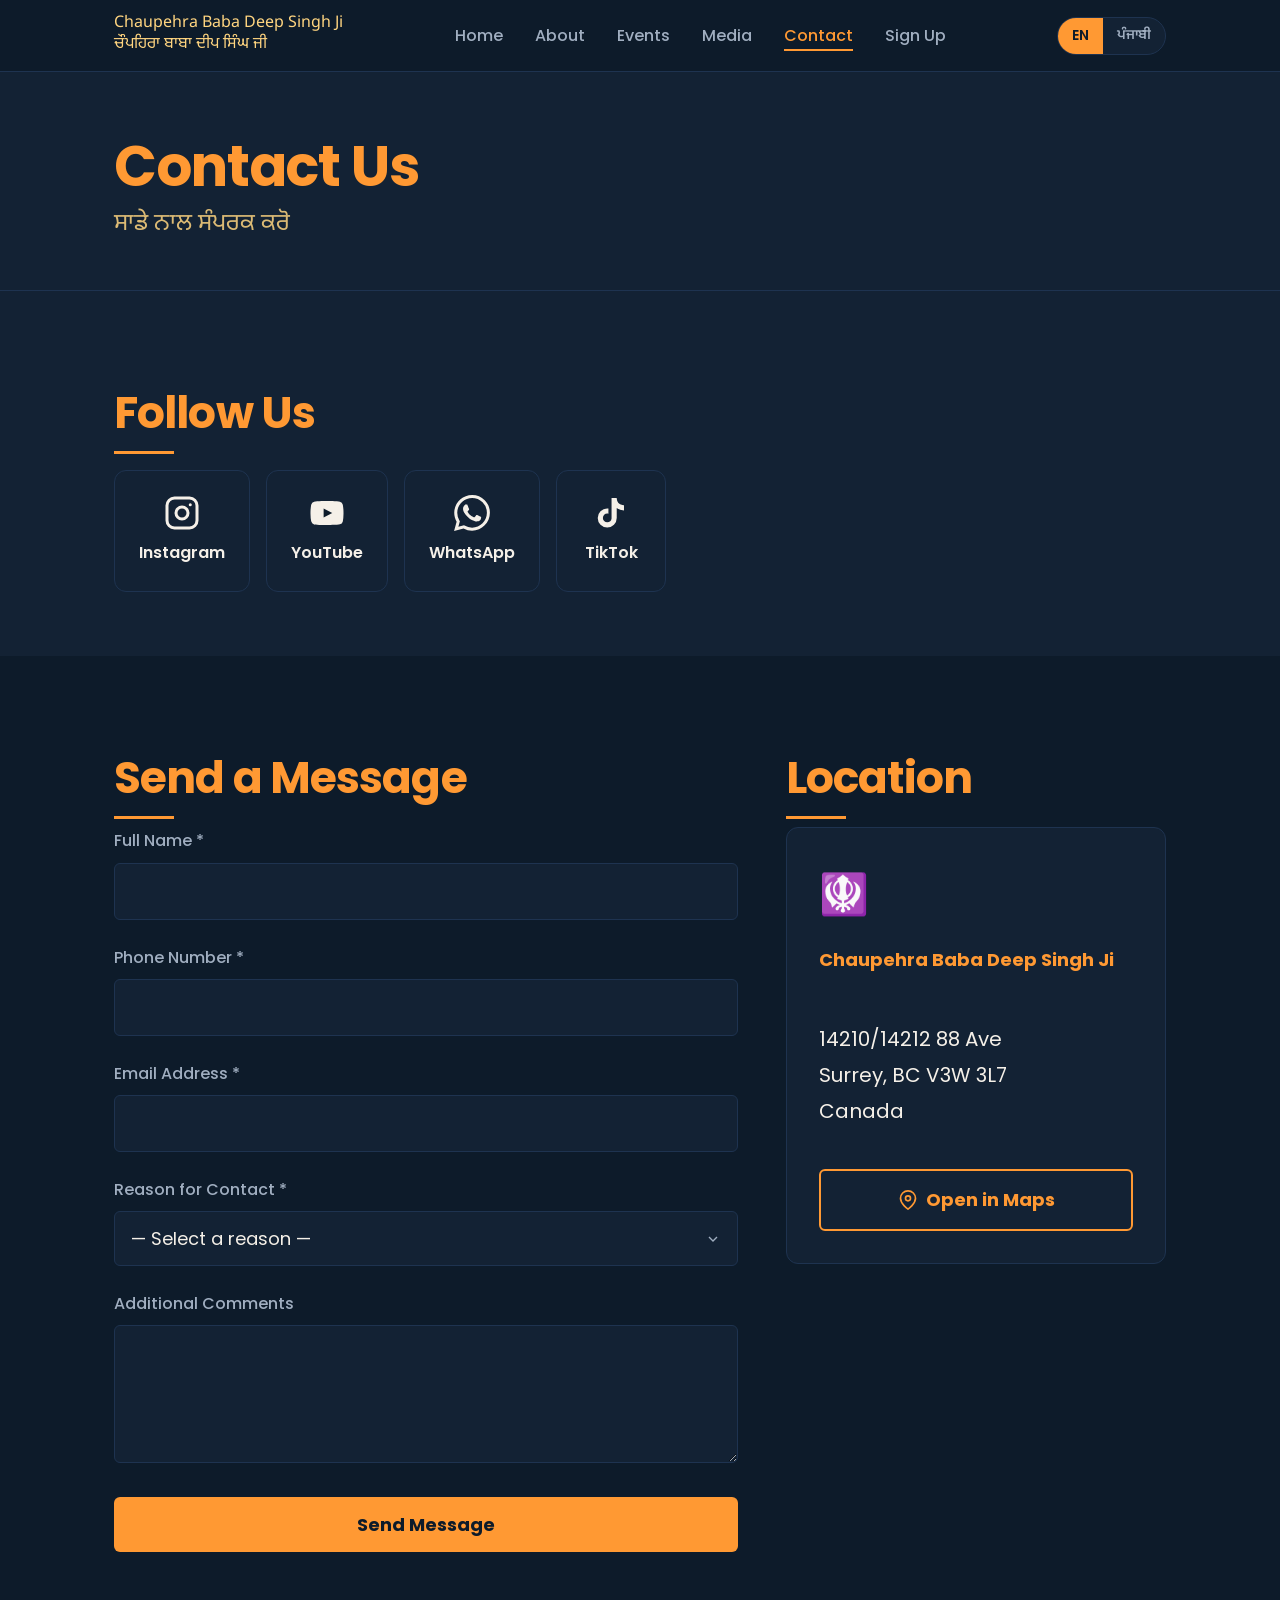
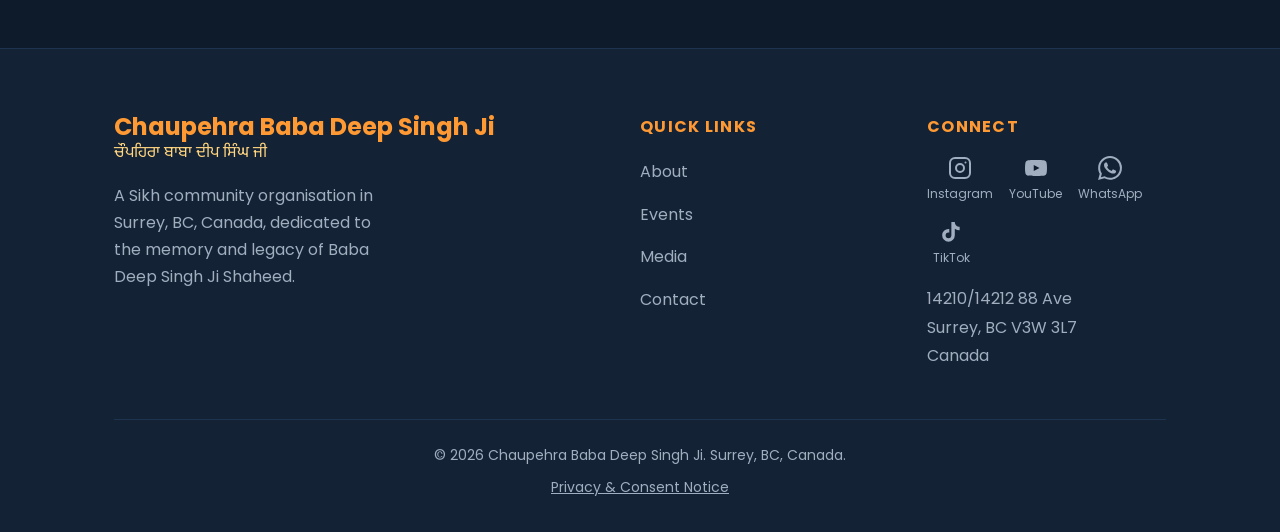
<file: contact.html>
<!DOCTYPE html>
<html lang="en">
<head>
  <meta charset="UTF-8" />
  <link rel="icon" type="image/svg+xml" href="/assets/favicon.svg" />
  <link rel="apple-touch-icon" href="/assets/favicon.svg" />
  <meta name="viewport" content="width=device-width, initial-scale=1.0" />
  <title>Contact — Chaupehra Baba Deep Singh Ji</title>
  <meta name="description" content="Get in touch with Chaupehra Baba Deep Singh Ji in Surrey, BC." />
  <link rel="stylesheet" href="css/global.css" />
  <link rel="stylesheet" href="css/contact.css" />
</head>
<body>

<div id="nav-placeholder"></div>

<div class="page-title-band">
  <div class="container">
    <div class="page-title-bilingual">
      <h1 class="page-title-primary" data-en="Contact Us" data-pa="ਸਾਡੇ ਨਾਲ ਸੰਪਰਕ ਕਰੋ">Contact Us</h1>
      <p class="page-title-secondary gurmukhi" data-en="ਸਾਡੇ ਨਾਲ ਸੰਪਰਕ ਕਰੋ" data-pa="Contact Us">ਸਾਡੇ ਨਾਲ ਸੰਪਰਕ ਕਰੋ</p>
    </div>
  </div>
</div>

<!-- Social Links -->
<section class="section section--mid contact-socials-section">
  <div class="container">
    <h2 class="section-title" data-en="Follow Us" data-pa="ਸਾਡੇ ਨਾਲ ਜੁੜੋ">Follow Us</h2>
    <div class="social-links" role="list">
      <a href="https://www.instagram.com/chaupehrabdsjicanada" id="social-instagram" class="social-link" target="_blank" rel="noopener" role="listitem" aria-label="Instagram">
        <div class="social-icon">
          <svg viewBox="0 0 24 24" fill="none" stroke="currentColor" stroke-width="2"><rect x="2" y="2" width="20" height="20" rx="5" ry="5"/><circle cx="12" cy="12" r="4"/><circle cx="17.5" cy="6.5" r="1" fill="currentColor" stroke="none"/></svg>
        </div>
        <span data-en="Instagram" data-pa="ਇੰਸਟਾਗ੍ਰਾਮ">Instagram</span>
      </a>
      <a href="https://www.youtube.com/@chaupehrabdsjicanada" id="social-youtube" class="social-link" target="_blank" rel="noopener" role="listitem" aria-label="YouTube">
        <div class="social-icon">
          <svg viewBox="0 0 24 24" fill="currentColor"><path d="M22.54 6.42a2.78 2.78 0 00-1.95-1.96C18.88 4 12 4 12 4s-6.88 0-8.59.46A2.78 2.78 0 001.46 6.42 29 29 0 001 12a29 29 0 00.46 5.58A2.78 2.78 0 003.41 19.6C5.12 20 12 20 12 20s6.88 0 8.59-.46a2.78 2.78 0 001.95-1.95A29 29 0 0023 12a29 29 0 00-.46-5.58z"/><polygon points="9.75 15.02 15.5 12 9.75 8.98 9.75 15.02" fill="var(--navy)"/></svg>
        </div>
        <span data-en="YouTube" data-pa="ਯੂਟਿਊਬ">YouTube</span>
      </a>
      <a href="https://chat.whatsapp.com/EkU3Wwc0lcnKmjEbypDR3w" id="social-whatsapp" class="social-link" target="_blank" rel="noopener" role="listitem" aria-label="WhatsApp">
        <div class="social-icon">
          <svg viewBox="0 0 24 24" fill="currentColor"><path d="M17.472 14.382c-.297-.149-1.758-.867-2.03-.967-.273-.099-.471-.148-.67.15-.197.297-.767.966-.94 1.164-.173.199-.347.223-.644.075-.297-.15-1.255-.463-2.39-1.475-.883-.788-1.48-1.761-1.653-2.059-.173-.297-.018-.458.13-.606.134-.133.298-.347.446-.52.149-.174.198-.298.298-.497.099-.198.05-.371-.025-.52-.075-.149-.669-1.612-.916-2.207-.242-.579-.487-.5-.669-.51-.173-.008-.371-.01-.57-.01-.198 0-.52.074-.792.372-.272.297-1.04 1.016-1.04 2.479 0 1.462 1.065 2.875 1.213 3.074.149.198 2.096 3.2 5.077 4.487.709.306 1.262.489 1.694.625.712.227 1.36.195 1.871.118.571-.085 1.758-.719 2.006-1.413.248-.694.248-1.289.173-1.413-.074-.124-.272-.198-.57-.347m-5.421 7.403h-.004a9.87 9.87 0 01-5.031-1.378l-.361-.214-3.741.982.998-3.648-.235-.374a9.86 9.86 0 01-1.51-5.26c.001-5.45 4.436-9.884 9.888-9.884 2.64 0 5.122 1.03 6.988 2.898a9.825 9.825 0 012.893 6.994c-.003 5.45-4.437 9.884-9.885 9.884m8.413-18.297A11.815 11.815 0 0012.05 0C5.495 0 .16 5.335.157 11.892c0 2.096.547 4.142 1.588 5.945L.057 24l6.305-1.654a11.882 11.882 0 005.683 1.448h.005c6.554 0 11.89-5.335 11.893-11.893a11.821 11.821 0 00-3.48-8.413z"/></svg>
        </div>
        <span data-en="WhatsApp" data-pa="ਵਟਸਐਪ">WhatsApp</span>
      </a>
      <a href="https://www.tiktok.com/@chaupehrabdsjicanada" id="social-tiktok" class="social-link" target="_blank" rel="noopener" role="listitem" aria-label="TikTok">
        <div class="social-icon">
          <svg viewBox="0 0 24 24" fill="currentColor"><path d="M19.59 6.69a4.83 4.83 0 01-3.77-4.25V2h-3.45v13.67a2.89 2.89 0 01-2.88 2.5 2.89 2.89 0 01-2.89-2.89 2.89 2.89 0 012.89-2.89c.28 0 .54.04.79.1V9.01a6.3 6.3 0 00-.79-.05 6.34 6.34 0 00-6.34 6.34 6.34 6.34 0 006.34 6.34 6.34 6.34 0 006.33-6.34V8.69a8.22 8.22 0 004.84 1.56V6.79a4.85 4.85 0 01-1.07-.1z"/></svg>
        </div>
        <span data-en="TikTok" data-pa="ਟਿੱਕਟੌਕ">TikTok</span>
      </a>
    </div>
  </div>
</section>

<!-- Contact Form + Location -->
<section class="section" id="contact-form-section">
  <div class="container contact-grid">

    <!-- Form -->
    <div class="contact-form-col">
      <h2 class="section-title" data-en="Send a Message" data-pa="ਸੁਨੇਹਾ ਭੇਜੋ">Send a Message</h2>

      <form id="contact-form" novalidate>
        <div class="form-group">
          <label class="form-label" for="name" data-en="Full Name *" data-pa="ਪੂਰਾ ਨਾਮ *">Full Name *</label>
          <input class="form-input" type="text" id="name" name="name" autocomplete="name" required aria-required="true" />
          <span class="form-error" id="name-error" role="alert"></span>
        </div>

        <div class="form-group">
          <label class="form-label" for="phone" data-en="Phone Number *" data-pa="ਫ਼ੋਨ ਨੰਬਰ *">Phone Number *</label>
          <input class="form-input" type="tel" id="phone" name="phone" autocomplete="tel" required aria-required="true" />
          <span class="form-error" id="phone-error" role="alert"></span>
        </div>

        <div class="form-group">
          <label class="form-label" for="email" data-en="Email Address *" data-pa="ਈਮੇਲ ਪਤਾ *">Email Address *</label>
          <input class="form-input" type="email" id="email" name="email" autocomplete="email" required aria-required="true" />
          <span class="form-error" id="email-error" role="alert"></span>
        </div>

        <div class="form-group">
          <label class="form-label" for="reason" data-en="Reason for Contact *" data-pa="ਸੰਪਰਕ ਦਾ ਕਾਰਨ *">Reason for Contact *</label>
          <select class="form-select" id="reason" name="reason" required aria-required="true">
            <option value="" data-en="— Select a reason —" data-pa="— ਕਾਰਨ ਚੁਣੋ —">— Select a reason —</option>
            <option value="volunteer" data-en="Volunteer" data-pa="ਸੇਵਾਦਾਰ ਬਣਨਾ">Volunteer</option>
            <option value="book_event" data-en="Book an Event" data-pa="ਸਮਾਗਮ ਬੁੱਕ ਕਰਨਾ">Book an Event</option>
            <option value="donate" data-en="Donate" data-pa="ਦਾਨ ਕਰਨਾ">Donate</option>
            <option value="general" data-en="General Enquiry" data-pa="ਆਮ ਜਾਣਕਾਰੀ">General Enquiry</option>
            <option value="other" data-en="Other" data-pa="ਹੋਰ">Other</option>
          </select>
          <span class="form-error" id="reason-error" role="alert"></span>
        </div>

        <!-- Conditional date field -->
        <div class="form-group hidden" id="date-group">
          <label class="form-label" for="preferred_date" data-en="Preferred Date" data-pa="ਪਸੰਦੀਦਾ ਮਿਤੀ">Preferred Date</label>
          <input class="form-input" type="date" id="preferred_date" name="preferred_date"
            min="" aria-describedby="date-hint" />
          <span id="date-hint" class="form-hint" data-en="We will confirm availability." data-pa="ਅਸੀਂ ਉਪਲਬਧਤਾ ਦੀ ਪੁਸ਼ਟੀ ਕਰਾਂਗੇ।">We will confirm availability.</span>
        </div>

        <div class="form-group">
          <label class="form-label" for="comments" data-en="Additional Comments" data-pa="ਵਾਧੂ ਟਿੱਪਣੀਆਂ">Additional Comments</label>
          <textarea class="form-textarea" id="comments" name="comments" rows="4" maxlength="1000"></textarea>
        </div>

        <div id="form-rate-error" class="form-error" role="alert" style="display:none; margin-bottom: var(--space-4);"></div>

        <button type="submit" class="btn btn-primary btn-block" id="submit-btn">
          <span id="submit-text" data-en="Send Message" data-pa="ਸੁਨੇਹਾ ਭੇਜੋ">Send Message</span>
          <div class="spinner spinner-sm hidden" id="submit-spinner"></div>
        </button>
      </form>

      <!-- Success state -->
      <div class="form-success" id="form-success">
        <div class="form-success-icon">🙏</div>
        <h3 data-en="Thank you." data-pa="ਧੰਨਵਾਦ।">Thank you.</h3>
        <p data-en="We will be in touch soon." data-pa="ਅਸੀਂ ਜਲਦੀ ਤੁਹਾਡੇ ਨਾਲ ਸੰਪਰਕ ਕਰਾਂਗੇ।">We will be in touch soon.</p>
        <span class="gurmukhi">ਵਾਹਿਗੁਰੂ ਜੀ ਕਾ ਖਾਲਸਾ, ਵਾਹਿਗੁਰੂ ਜੀ ਕੀ ਫਤਿਹ</span>
      </div>
    </div>

    <!-- Location -->
    <div class="contact-location-col">
      <h2 class="section-title" data-en="Location" data-pa="ਸਥਾਨ">Location</h2>
      <div class="location-card card">
        <div class="location-icon">🪯</div>
        <address class="location-address">
          <strong>Chaupehra Baba Deep Singh Ji</strong><br />
          14210/14212 88 Ave<br />
          Surrey, BC V3W 3L7<br />
          Canada
        </address>
        <a href="https://maps.apple.com/?q=14210+88+Ave+Surrey+BC+V3W+3L7" class="btn btn-secondary btn-block mt-6 location-maps-btn" id="maps-btn" target="_blank" rel="noopener" aria-label="Open location in Maps">
          <svg width="20" height="20" viewBox="0 0 24 24" fill="none" stroke="currentColor" stroke-width="2" aria-hidden="true"><path d="M21 10c0 7-9 13-9 13s-9-6-9-13a9 9 0 0118 0z"/><circle cx="12" cy="10" r="3"/></svg>
          <span data-en="Open in Maps" data-pa="ਨਕਸ਼ੇ ਵਿੱਚ ਖੋਲ੍ਹੋ">Open in Maps</span>
        </a>
      </div>
    </div>

  </div>
</section>

<div id="footer-placeholder"></div>

<script type="module">
  import { createClient } from 'https://esm.sh/@supabase/supabase-js@2';
  import { SUPABASE_URL, SUPABASE_ANON } from './supabase-config.js';
  const sb = createClient(SUPABASE_URL, SUPABASE_ANON);

  /* ── Maps link (platform-aware) ── */
  const isAndroid = /android/i.test(navigator.userAgent);
  const mapsBtn = document.getElementById('maps-btn');
  const address = '14210+88+Ave+Surrey+BC+V3W+3L7';
  if (isAndroid) {
    mapsBtn.href = `https://www.google.com/maps/search/?api=1&query=${address}`;
  }

  /* ── Conditional date field ── */
  const reasonSel = document.getElementById('reason');
  const dateGroup = document.getElementById('date-group');
  const dateInput = document.getElementById('preferred_date');

  // Set min date to today
  dateInput.min = new Date().toISOString().split('T')[0];

  reasonSel.addEventListener('change', () => {
    const show = reasonSel.value === 'book_event';
    dateGroup.classList.toggle('hidden', !show);
    dateInput.required = show;
  });

  /* ── Form validation ── */
  function showError(id, msg) {
    const el = document.getElementById(id);
    el.textContent = msg;
    el.classList.add('visible');
  }
  function clearError(id) {
    const el = document.getElementById(id);
    el.textContent = '';
    el.classList.remove('visible');
  }
  function clearAll() {
    ['name-error','phone-error','email-error','reason-error'].forEach(clearError);
    document.getElementById('form-rate-error').style.display = 'none';
  }

  function validate() {
    let valid = true;
    clearAll();
    const name  = document.getElementById('name').value.trim();
    const phone = document.getElementById('phone').value.trim();
    const email = document.getElementById('email').value.trim();
    const reason= document.getElementById('reason').value;

    if (!name)   { showError('name-error',   'Please enter your full name.'); valid = false; }
    if (!phone)  { showError('phone-error',  'Please enter your phone number.'); valid = false; }
    if (!email || !/^[^\s@]+@[^\s@]+\.[^\s@]+$/.test(email)) {
      showError('email-error', 'Please enter a valid email address.'); valid = false;
    } else {
      const emailTypos = {
        'ymail.com': 'gmail.com', 'gmal.com': 'gmail.com', 'gmial.com': 'gmail.com',
        'gmali.com': 'gmail.com', 'gmail.co': 'gmail.com', 'gmail.con': 'gmail.com',
        'gnail.com': 'gmail.com', 'gamil.com': 'gmail.com',
        'hotmial.com': 'hotmail.com', 'hotmal.com': 'hotmail.com', 'hotnail.com': 'hotmail.com',
        'hotmail.co': 'hotmail.com', 'hotmail.con': 'hotmail.com',
        'outlok.com': 'outlook.com', 'outlock.com': 'outlook.com', 'otlook.com': 'outlook.com',
        'yhoo.com': 'yahoo.com', 'yahooo.com': 'yahoo.com', 'yaho.com': 'yahoo.com',
        'yahoo.co': 'yahoo.com', 'yahoo.con': 'yahoo.com',
        'iclod.com': 'icloud.com', 'iclould.com': 'icloud.com',
      };
      const domain = email.split('@')[1]?.toLowerCase();
      const fix = emailTypos[domain];
      if (fix) {
        const suggested = email.replace(/@.+$/, '@' + fix);
        showError('email-error', `Did you mean ${suggested}?`); valid = false;
      }
    }
    if (!reason) { showError('reason-error', 'Please select a reason.'); valid = false; }
    return valid;
  }

  /* ── Client-side rate limit (3 per 24h) ── */
  function clientRateOk() {
    const KEY = 'chaupehra_contact_times';
    const now = Date.now();
    const times = JSON.parse(localStorage.getItem(KEY) || '[]').filter(t => now - t < 864e5);
    if (times.length >= 3) return false;
    times.push(now);
    localStorage.setItem(KEY, JSON.stringify(times));
    return true;
  }

  /* ── Submit ── */
  document.getElementById('contact-form').addEventListener('submit', async e => {
    e.preventDefault();
    if (!validate()) return;

    if (!clientRateOk()) {
      const el = document.getElementById('form-rate-error');
      el.textContent = 'You have submitted too many requests today. Please try again tomorrow.';
      el.style.display = 'block';
      return;
    }

    const btn     = document.getElementById('submit-btn');
    const spinner = document.getElementById('submit-spinner');
    const btnText = document.getElementById('submit-text');
    btn.disabled = true;
    spinner.classList.remove('hidden');
    btnText.classList.add('hidden');

    const payload = {
      name:           document.getElementById('name').value.trim(),
      phone:          document.getElementById('phone').value.trim(),
      email:          document.getElementById('email').value.trim(),
      reason:         document.getElementById('reason').value,
      preferred_date: document.getElementById('preferred_date').value || null,
      comments:       document.getElementById('comments').value.trim() || null,
    };

    try {
      const { error } = await sb.from('inquiries').insert(payload);
      if (error) throw error;
      document.getElementById('contact-form').style.display = 'none';
      const success = document.getElementById('form-success');
      success.classList.add('visible');
      success.style.display = 'block';
    } catch (err) {
      const el = document.getElementById('form-rate-error');
      el.textContent = 'Something went wrong. Please try again.';
      el.style.display = 'block';
      btn.disabled = false;
      spinner.classList.add('hidden');
      btnText.classList.remove('hidden');
    }
  });

  /* ── Clear errors on input ── */
  ['name','phone','email'].forEach(id => {
    document.getElementById(id).addEventListener('input', () => clearError(id + '-error'));
  });
  reasonSel.addEventListener('change', () => clearError('reason-error'));
</script>
<script src="js/global.js"></script>
</body>
</html>
</file>
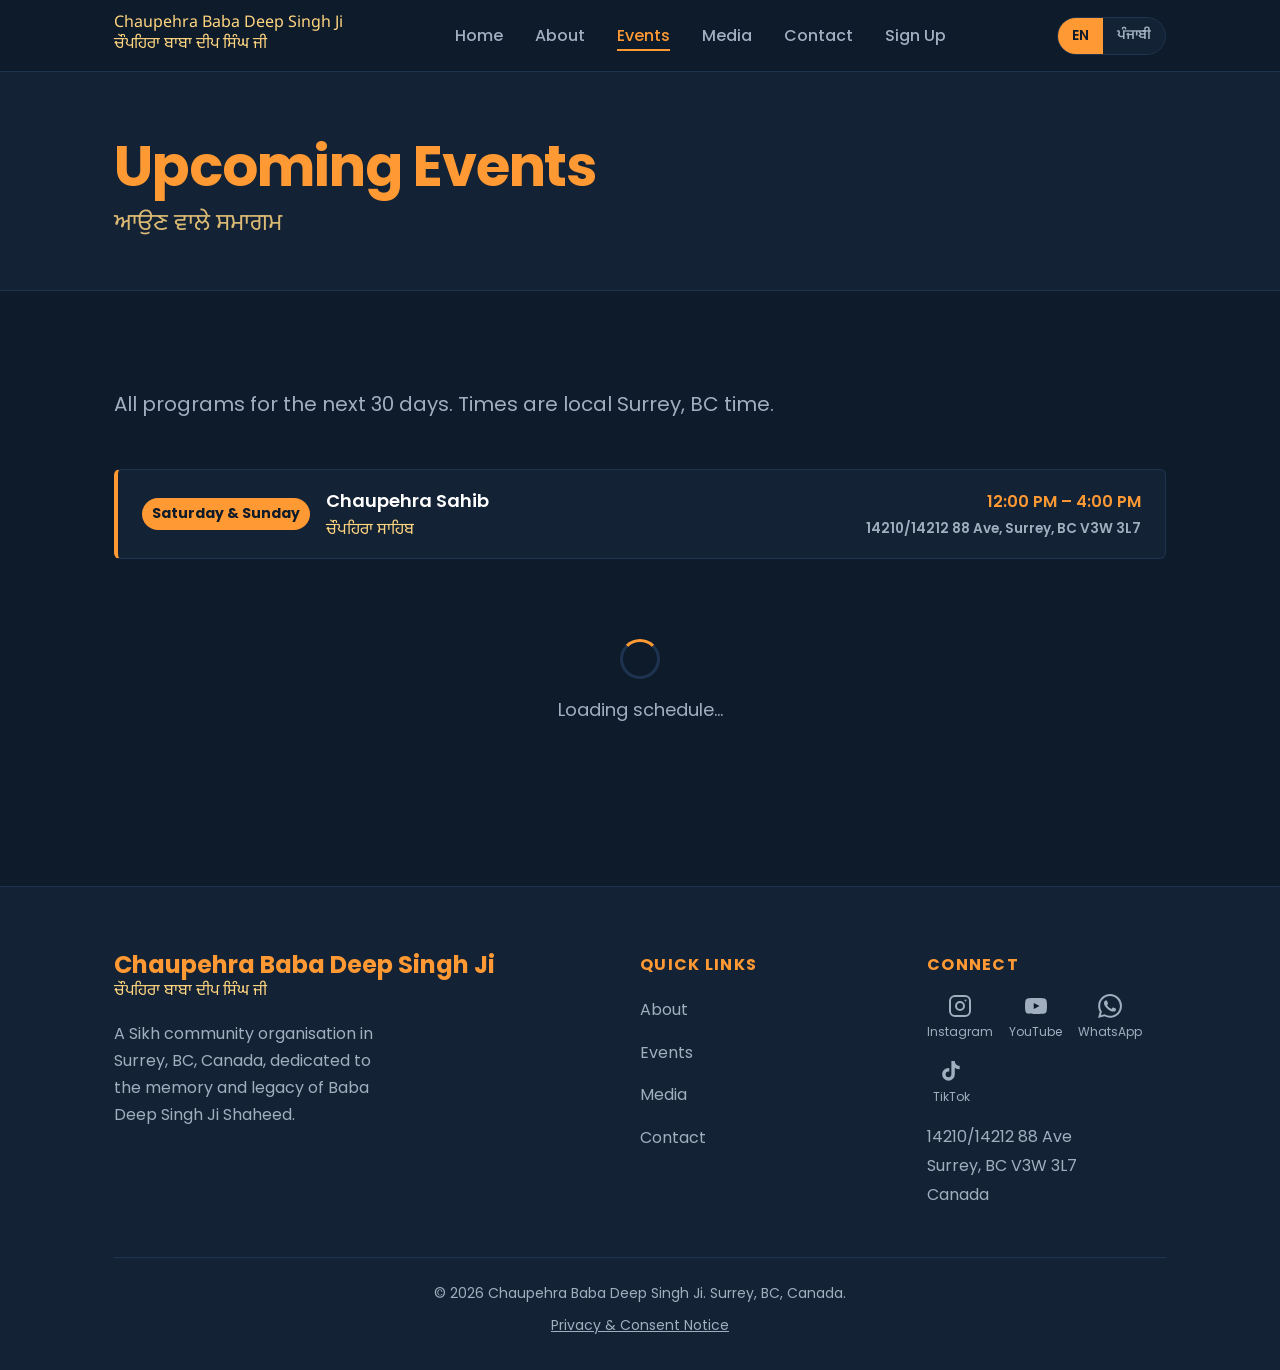
<file: events.html>
<!DOCTYPE html>
<html lang="en">
<head>
  <meta charset="UTF-8" />
  <link rel="icon" type="image/svg+xml" href="/assets/favicon.svg" />
  <link rel="apple-touch-icon" href="/assets/favicon.svg" />
  <meta name="viewport" content="width=device-width, initial-scale=1.0" />
  <title>Events — Chaupehra Baba Deep Singh Ji</title>
  <meta name="description" content="Upcoming events and programs at Chaupehra Baba Deep Singh Ji, Surrey BC." />
  <link rel="stylesheet" href="css/global.css" />
  <link rel="stylesheet" href="css/events.css" />
</head>
<body>

<div id="nav-placeholder"></div>

<div class="page-title-band">
  <div class="container">
    <div class="page-title-bilingual">
      <h1 class="page-title-primary" data-en="Upcoming Events" data-pa="ਆਉਣ ਵਾਲੇ ਸਮਾਗਮ">Upcoming Events</h1>
      <p class="page-title-secondary gurmukhi" data-en="ਆਉਣ ਵਾਲੇ ਸਮਾਗਮ" data-pa="Upcoming Events">ਆਉਣ ਵਾਲੇ ਸਮਾਗਮ</p>
    </div>
  </div>
</div>

<section class="section">
  <div class="container">
    <p class="events-intro text-muted" data-en="All programs for the next 30 days. Times are local Surrey, BC time." data-pa="ਅਗਲੇ 30 ਦਿਨਾਂ ਦੇ ਸਾਰੇ ਪ੍ਰੋਗਰਾਮ। ਸਮਾਂ ਸਰੀ, ਬੀ.ਸੀ. ਦੇ ਅਨੁਸਾਰ ਹੈ।">
      All programs for the next 30 days. Times are local Surrey, BC time.
    </p>

    <!-- Recurring Chaupehra Sahib banner -->
    <div class="chaupehra-recurring" id="chaupehra-recurring-events">
      <div class="chaupehra-recurring-left">
        <span class="chaupehra-recurring-badge" id="recurring-badge-events">Every Sat &amp; Sun</span>
        <div class="chaupehra-recurring-name">
          <strong data-en="Chaupehra Sahib" data-pa="ਚੌਪਹਿਰਾ ਸਾਹਿਬ">Chaupehra Sahib</strong>
          <span class="gurmukhi" data-en="ਚੌਪਹਿਰਾ ਸਾਹਿਬ" data-pa="Chaupehra Sahib">ਚੌਪਹਿਰਾ ਸਾਹਿਬ</span>
        </div>
      </div>
      <div class="chaupehra-recurring-time">
        <span>12:00 PM – 4:00 PM</span>
        <span class="text-muted" style="font-size:0.85em;">14210/14212 88 Ave, Surrey, BC V3W 3L7</span>
      </div>
    </div>

    <div id="events-container">
      <div class="events-loading" aria-live="polite">
        <div class="spinner"></div>
        <p data-en="Loading schedule…" data-pa="ਪ੍ਰੋਗਰਾਮ ਲੋਡ ਹੋ ਰਿਹਾ ਹੈ…">Loading schedule…</p>
      </div>
    </div>
  </div>
</section>

<div id="footer-placeholder"></div>

<script type="module">
  import { createClient } from 'https://esm.sh/@supabase/supabase-js@2';
  import { SUPABASE_URL, SUPABASE_ANON } from './supabase-config.js';
  const sb = createClient(SUPABASE_URL, SUPABASE_ANON);

  const EVENT_PRESETS = ['Chaupehra Sahib','Akhand Path','Akhand Path Bhog','Sehaj Path','Sehaj Path Bhog','Kirtan Darbar','Seva Day','Simran Smagam','Gurdwara Program'];

  function formatEventDate(dateStr) {
    const d = new Date(dateStr + 'T00:00:00');
    return d.toLocaleDateString('en-CA', { weekday: 'long', day: 'numeric', month: 'long', year: 'numeric' });
  }

  function formatTime(t) {
    if (!t) return '';
    const [h, m] = t.split(':');
    const d = new Date(); d.setHours(+h, +m);
    return d.toLocaleTimeString('en-CA', { hour: 'numeric', minute: '2-digit', hour12: true });
  }

  function groupByDate(events) {
    const groups = {};
    events.forEach(ev => {
      if (!groups[ev.date]) groups[ev.date] = [];
      groups[ev.date].push(ev);
    });
    return groups;
  }

  function renderEvents(events) {
    const container = document.getElementById('events-container');
    if (!events.length) {
      container.innerHTML = '';
      return;
    }

    const groups = groupByDate(events);
    let html = '';

    Object.entries(groups).forEach(([date, dayEvents]) => {
      const isToday = date === new Date().toISOString().split('T')[0];
      html += `
        <div class="events-day-group">
          <h2 class="events-date-header ${isToday ? 'events-date-header--today' : ''}">
            ${isToday ? '<span class="badge badge-today" data-en="Today" data-pa="ਅੱਜ">Today</span> ' : ''}
            ${formatEventDate(date)}
          </h2>
          <div class="events-list">`;

      dayEvents.forEach(ev => {
        const isMultiDay = ev.end_date && ev.end_date !== ev.date;
        const isGurpurab = ev.is_gurpurab;
        html += `
          <article class="event-row ${isGurpurab ? 'event-row--gurpurab' : ''}">
            <div class="event-left-bar"></div>
            <div class="event-body">
              <div class="event-name-row">
                <span class="event-name">${ev.name}${isGurpurab ? ' <span class="badge badge-gurpurab">Gurpurab</span>' : ''}</span>
                ${isMultiDay ? `<span class="event-multiday" data-en="Multi-day event" data-pa="ਕਈ ਦਿਨਾਂ ਦਾ ਸਮਾਗਮ">Until ${formatEventDate(ev.end_date)}</span>` : ''}
              </div>
              <div class="event-meta">
                ${ev.start_time ? `<span class="event-time">
                  <svg width="16" height="16" viewBox="0 0 24 24" fill="none" stroke="currentColor" stroke-width="2" aria-hidden="true"><circle cx="12" cy="12" r="10"/><polyline points="12 6 12 12 16 14"/></svg>
                  ${formatTime(ev.start_time)}${ev.end_time ? ' – ' + formatTime(ev.end_time) : ''}
                </span>` : ''}
                ${ev.path_type ? `<span class="event-detail">
                  <svg width="16" height="16" viewBox="0 0 24 24" fill="none" stroke="currentColor" stroke-width="2" aria-hidden="true"><path d="M4 19.5A2.5 2.5 0 016.5 17H20"/><path d="M6.5 2H20v20H6.5A2.5 2.5 0 014 19.5v-15A2.5 2.5 0 016.5 2z"/></svg>
                  ${ev.path_type}
                </span>` : ''}
                ${ev.kirtani ? `<span class="event-detail">
                  <svg width="16" height="16" viewBox="0 0 24 24" fill="none" stroke="currentColor" stroke-width="2" aria-hidden="true"><path d="M9 18V5l12-2v13"/><circle cx="6" cy="18" r="3"/><circle cx="18" cy="16" r="3"/></svg>
                  ${ev.kirtani}
                </span>` : ''}
              </div>
              ${ev.notes ? `<p class="event-notes">${ev.notes}</p>` : ''}
            </div>
          </article>`;
      });

      html += `</div></div>`;
    });

    container.innerHTML = html;
    // Re-apply language
    if (typeof setLang === 'function') setLang(getLang());
  }

  async function loadEvents() {
    try {
      const today = new Date().toISOString().split('T')[0];
      const until = new Date(Date.now() + 30 * 864e5).toISOString().split('T')[0];
      const { data, error } = await sb
        .from('events')
        .select('*')
        .gte('date', today)
        .lte('date', until)
        .order('date', { ascending: true })
        .order('start_time', { ascending: true });

      if (error) throw error;
      renderEvents(data || []);
    } catch (err) {
      document.getElementById('events-container').innerHTML = `
        <div class="events-error">
          <p data-en="Unable to load events. Please try again later." data-pa="ਪ੍ਰੋਗਰਾਮ ਲੋਡ ਕਰਨ ਵਿੱਚ ਅਸਫਲ। ਕਿਰਪਾ ਕਰਕੇ ਬਾਅਦ ਵਿੱਚ ਕੋਸ਼ਿਸ਼ ਕਰੋ।">
            Unable to load events. Please try again later.
          </p>
        </div>`;
    }
  }

  document.addEventListener('DOMContentLoaded', loadEvents);
</script>
<script src="js/global.js"></script>
</body>
</html>
</file>
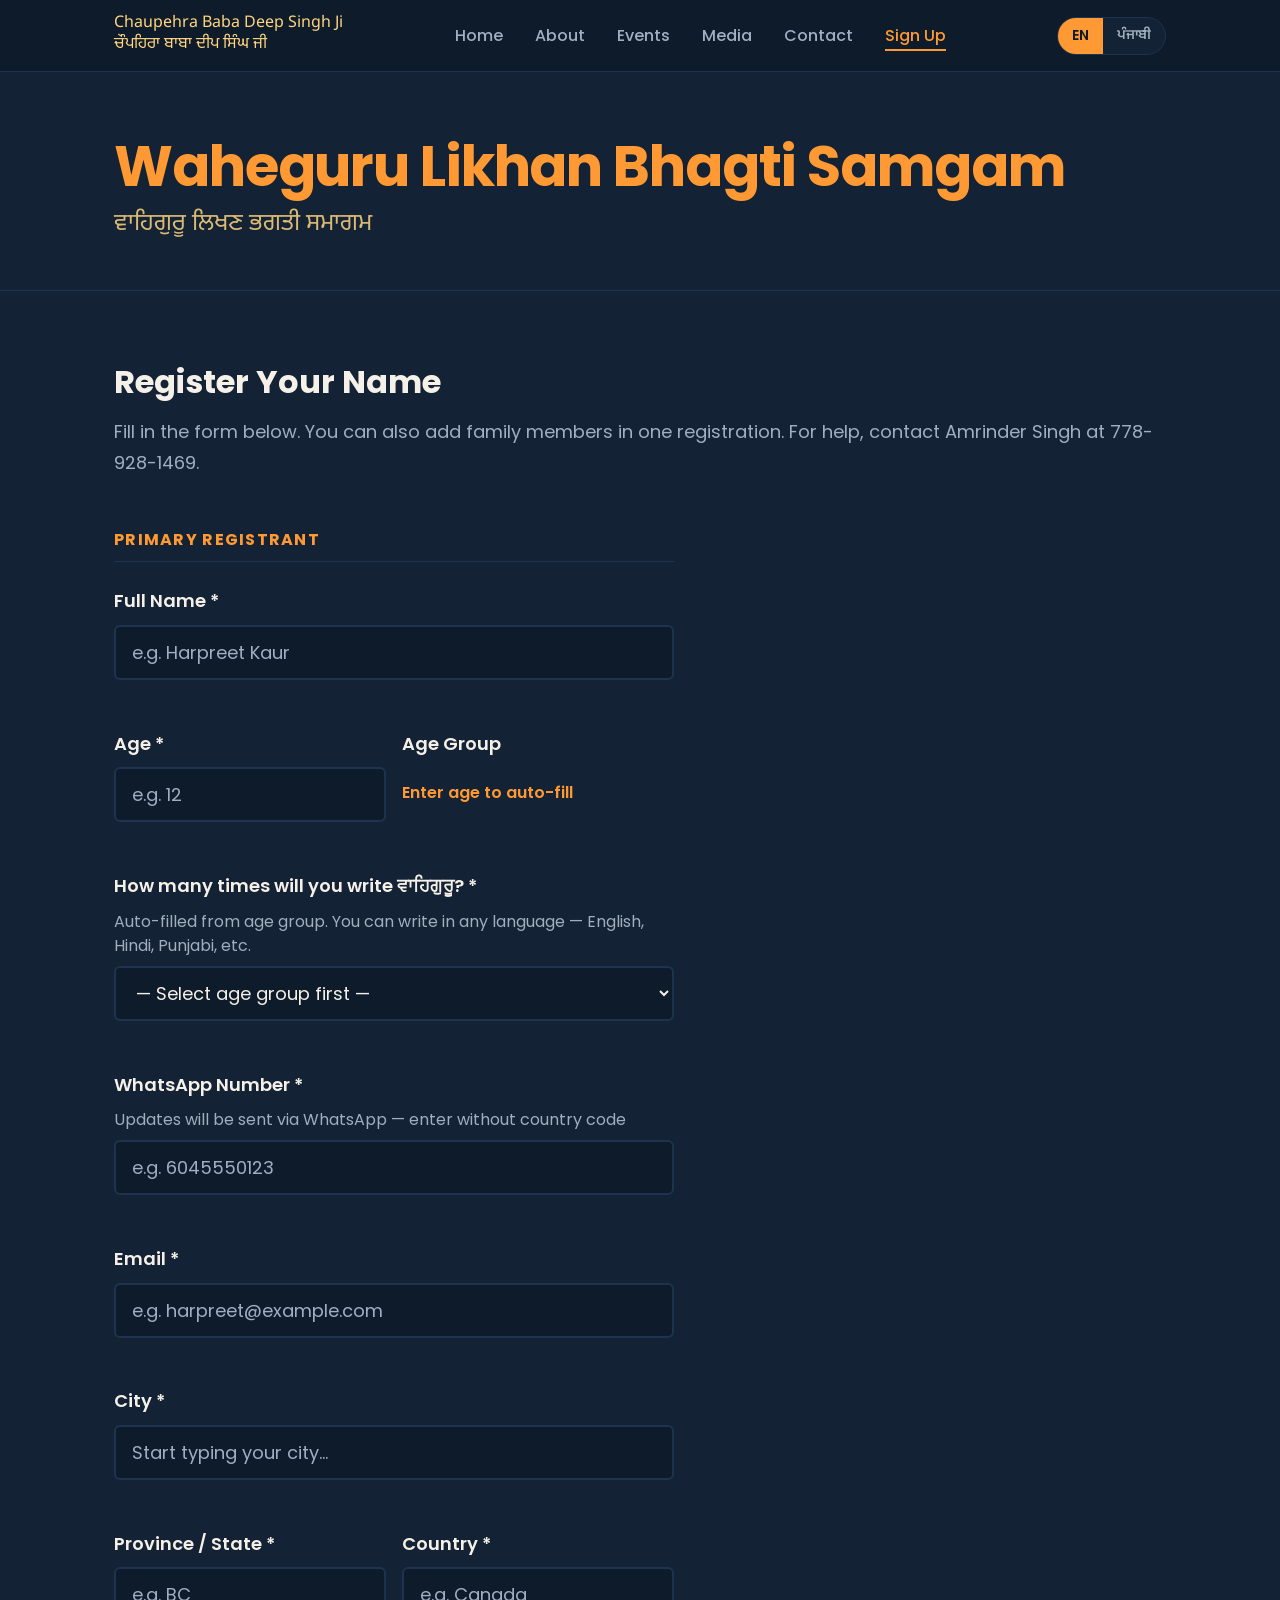
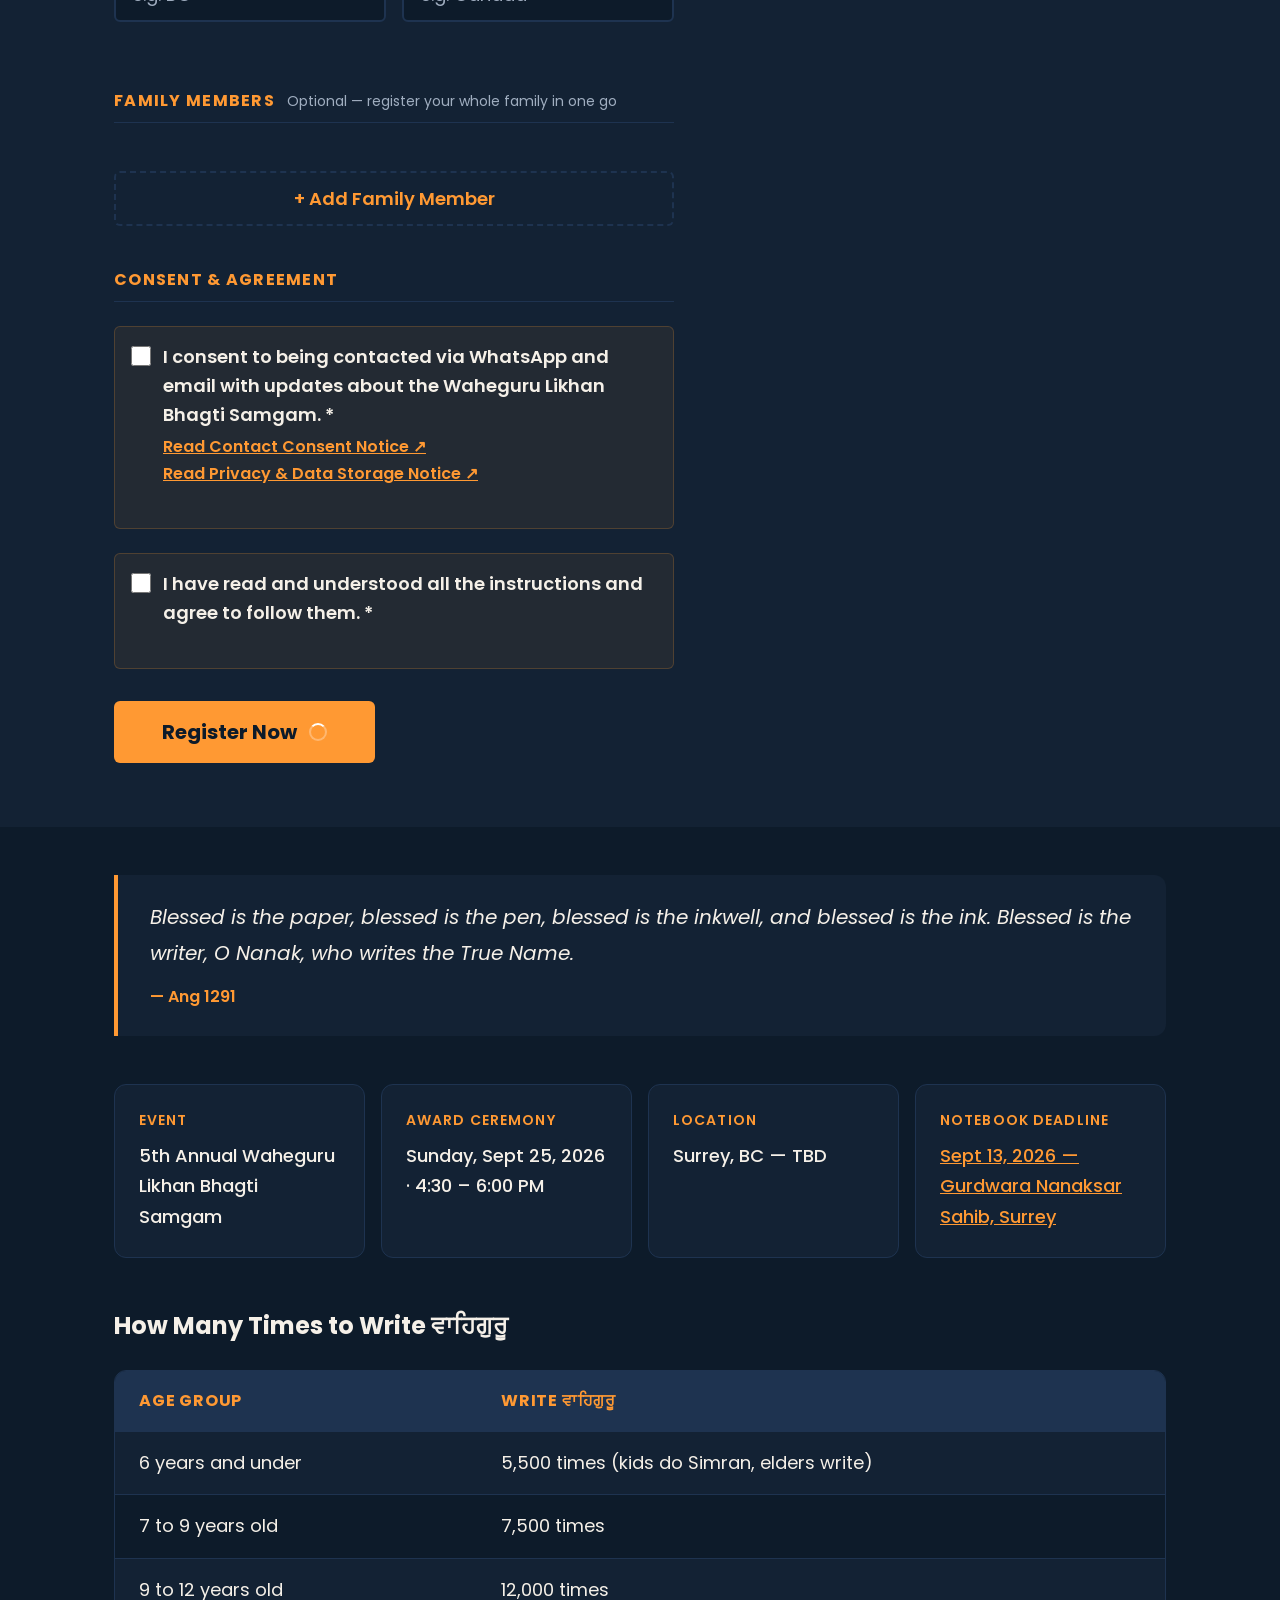
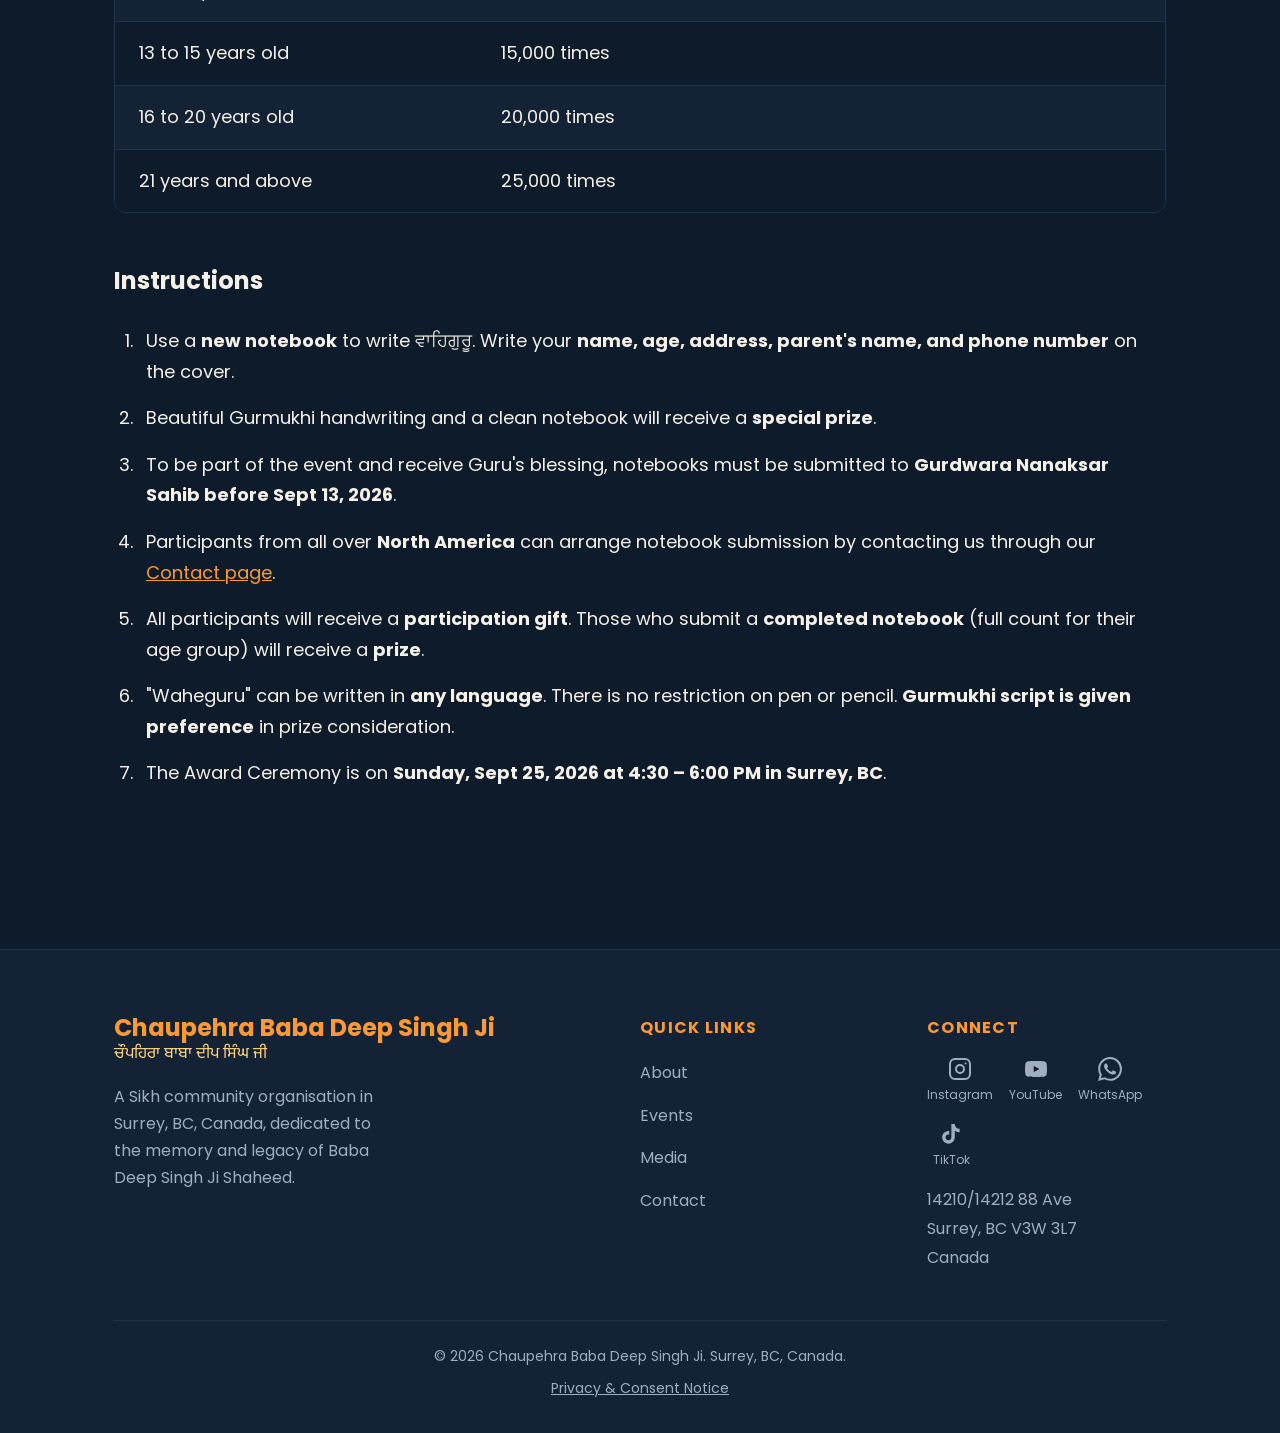
<file: likhanbhagti.html>
<!DOCTYPE html>
<html lang="en">
<head>
  <meta charset="UTF-8" />
  <link rel="icon" type="image/svg+xml" href="/assets/favicon.svg" />
  <link rel="apple-touch-icon" href="/assets/favicon.svg" />
  <meta name="viewport" content="width=device-width, initial-scale=1.0" />
  <title>Waheguru Likhan Bhagti Samgam — Chaupehra Baba Deep Singh Ji</title>
  <meta name="description" content="Sign up for the 5th Annual Waheguru Likhan Bhagti Samgam — writing WaheGuru's name with love. Surrey, BC, Sept 25, 2026." />
  <link rel="stylesheet" href="css/global.css" />
  <link rel="stylesheet" href="css/likhanbhagti.css" />
</head>
<body>

<div id="nav-placeholder"></div>

<!-- ── PAGE TITLE ── -->
<div class="page-title-band">
  <div class="container">
    <div class="page-title-bilingual">
      <h1 class="page-title-primary" data-en="Waheguru Likhan Bhagti Samgam" data-pa="ਵਾਹਿਗੁਰੂ ਲਿਖਣ ਭਗਤੀ ਸਮਾਗਮ">Waheguru Likhan Bhagti Samgam</h1>
      <p class="page-title-secondary gurmukhi" data-en="ਵਾਹਿਗੁਰੂ ਲਿਖਣ ਭਗਤੀ ਸਮਾਗਮ" data-pa="Waheguru Likhan Bhagti Samgam">ਵਾਹਿਗੁਰੂ ਲਿਖਣ ਭਗਤੀ ਸਮਾਗਮ</p>
    </div>
  </div>
</div>

<!-- ── SIGNUP FORM ── -->
<main class="lb-form-section" id="lb-signup-section">
  <div class="container">

    <h2 class="lb-form-title" data-en="Register Your Name" data-pa="ਆਪਣਾ ਨਾਮ ਦਰਜ ਕਰੋ">Register Your Name</h2>
    <p class="lb-form-subtitle" data-en="Fill in the form below. You can also add family members in one registration. For help, contact Amrinder Singh at 778-928-1469." data-pa="ਹੇਠਾਂ ਫ਼ਾਰਮ ਭਰੋ। ਤੁਸੀਂ ਇੱਕੋ ਰਜਿਸਟ੍ਰੇਸ਼ਨ ਵਿੱਚ ਪਰਿਵਾਰ ਦੇ ਮੈਂਬਰ ਵੀ ਜੋੜ ਸਕਦੇ ਹੋ। ਮਦਦ ਲਈ ਅਮਰਿੰਦਰ ਸਿੰਘ ਨੂੰ 778-928-1469 ਤੇ ਸੰਪਰਕ ਕਰੋ।">Fill in the form below. You can also add family members in one registration. For help, contact Amrinder Singh at 778-928-1469.</p>

    <form class="lb-form" id="lb-form" novalidate aria-label="Waheguru Likhan Bhagti registration form">

      <!-- ── PRIMARY REGISTRANT ── -->
      <div class="lb-section-divider" data-en="Primary Registrant" data-pa="ਮੁੱਖ ਰਜਿਸਟ੍ਰੈਂਟ">Primary Registrant</div>

      <div class="lb-field">
        <label for="lb-name" data-en="Full Name *" data-pa="ਪੂਰਾ ਨਾਮ *">Full Name <span aria-hidden="true">*</span></label>
        <input type="text" id="lb-name" name="full_name" required autocomplete="name"
               placeholder="e.g. Harpreet Kaur" aria-required="true" />
        <span class="lb-field-error" id="lb-name-error" role="alert"></span>
      </div>

      <div class="lb-row">
        <div class="lb-field">
          <label for="lb-age-exact" data-en="Age *" data-pa="ਉਮਰ *">Age <span aria-hidden="true">*</span></label>
          <input type="number" id="lb-age-exact" name="age" required min="1" max="120"
                 placeholder="e.g. 12" aria-required="true" />
          <span class="lb-field-error" id="lb-age-exact-error" role="alert"></span>
        </div>
        <div class="lb-field">
          <label data-en="Age Group" data-pa="ਉਮਰ ਵਰਗ">Age Group</label>
          <p class="lb-member-autotext" id="lb-age-group-display" style="padding:var(--space-3) 0;" data-en="Enter age to auto-fill" data-pa="ਉਮਰ ਦਰਜ ਕਰੋ">Enter age to auto-fill</p>
          <select id="lb-age" name="age_group" required aria-required="true" style="display:none">
            <option value="" disabled selected></option>
            <option value="6_under">6 & under</option>
            <option value="7_9">7–9 years</option>
            <option value="9_12">9–12 years</option>
            <option value="13_15">13–15 years</option>
            <option value="16_20">16–20 years</option>
            <option value="21_above">21 & above</option>
          </select>
          <span class="lb-field-error" id="lb-age-error" role="alert"></span>
        </div>
      </div>

      <!-- Parent details — shown only if age ≤ 18 -->
      <div class="lb-field" id="lb-parent-field" hidden>
        <label for="lb-parent" data-en="Parent / Guardian Name *" data-pa="ਮਾਤਾ / ਪਿਤਾ / ਸਰਪ੍ਰਸਤ ਦਾ ਨਾਮ *">Parent / Guardian Name <span aria-hidden="true">*</span></label>
        <input type="text" id="lb-parent" name="parent_name" autocomplete="name"
               placeholder="e.g. Gurpreet Singh" />
        <span class="lb-field-error" id="lb-parent-error" role="alert"></span>
      </div>

      <div class="lb-field">
        <label for="lb-simran" data-en="How many times will you write ਵਾਹਿਗੁਰੂ? *" data-pa="ਤੁਸੀਂ ਕਿੰਨੀ ਵਾਰ ਵਾਹਿਗੁਰੂ ਲਿਖੋਗੇ? *">How many times will you write <span class="gurmukhi">ਵਾਹਿਗੁਰੂ</span>? <span aria-hidden="true">*</span></label>
        <p class="lb-field-hint" data-en="Auto-filled from age group. You can write in any language — English, Hindi, Punjabi, etc." data-pa="ਉਮਰ ਵਰਗ ਤੋਂ ਆਪਣੇ ਆਪ ਭਰਿਆ ਜਾਂਦਾ ਹੈ। ਕਿਸੇ ਵੀ ਭਾਸ਼ਾ ਵਿੱਚ ਲਿਖ ਸਕਦੇ ਹੋ।">Auto-filled from age group. You can write in any language — English, Hindi, Punjabi, etc.</p>
        <select id="lb-simran" name="simran_times" required aria-required="true">
          <option value="" disabled selected>— Select age group first —</option>
          <option value="5500">5,500 times (age 6 &amp; under)</option>
          <option value="7500">7,500 times (age 7–9)</option>
          <option value="12000">12,000 times (age 9–12)</option>
          <option value="15000">15,000 times (age 13–15)</option>
          <option value="20000">20,000 times (age 16–20)</option>
          <option value="25000">25,000 times (age 21+)</option>
        </select>
        <span class="lb-field-error" id="lb-simran-error" role="alert"></span>
      </div>

      <div class="lb-field">
        <label for="lb-phone" data-en="WhatsApp Number *" data-pa="ਵਟਸਐਪ ਨੰਬਰ *">WhatsApp Number <span aria-hidden="true">*</span></label>
        <p class="lb-field-hint" data-en="Updates will be sent via WhatsApp — enter without country code" data-pa="ਅੱਪਡੇਟ ਵਟਸਐਪ ਰਾਹੀਂ ਭੇਜੇ ਜਾਣਗੇ — ਦੇਸ਼ ਕੋਡ ਤੋਂ ਬਿਨਾਂ ਦਰਜ ਕਰੋ">Updates will be sent via WhatsApp — enter without country code</p>
        <input type="tel" id="lb-phone" name="phone" required autocomplete="tel"
               placeholder="e.g. 6045550123" aria-required="true" />
        <span class="lb-field-error" id="lb-phone-error" role="alert"></span>
        <span class="lb-duplicate-warn" id="lb-phone-dup" hidden data-en="⚠️ This number is already registered. Contact us if this is a mistake." data-pa="⚠️ ਇਹ ਨੰਬਰ ਪਹਿਲਾਂ ਹੀ ਰਜਿਸਟਰ ਹੈ। ਜੇ ਗਲਤੀ ਹੈ ਤਾਂ ਸਾਡੇ ਨਾਲ ਸੰਪਰਕ ਕਰੋ।">⚠️ This number is already registered. Contact us if this is a mistake.</span>
      </div>

      <div class="lb-field">
        <label for="lb-email" data-en="Email *" data-pa="ਈਮੇਲ *">Email <span aria-hidden="true">*</span></label>
        <input type="email" id="lb-email" name="email" required autocomplete="email"
               placeholder="e.g. harpreet@example.com" aria-required="true" />
        <span class="lb-field-error" id="lb-email-error" role="alert"></span>
      </div>

      <!-- Location — live city search -->
      <div class="lb-field">
        <label for="lb-city" data-en="City *" data-pa="ਸ਼ਹਿਰ *">City <span aria-hidden="true">*</span></label>
        <div class="lb-city-wrap">
          <input type="text" id="lb-city" name="city" required autocomplete="off"
                 placeholder="Start typing your city..." aria-required="true" aria-autocomplete="list" aria-controls="lb-city-dropdown" />
          <ul class="lb-city-dropdown" id="lb-city-dropdown" role="listbox" hidden></ul>
        </div>
        <span class="lb-field-error" id="lb-city-error" role="alert"></span>
      </div>

      <div class="lb-row">
        <div class="lb-field">
          <label for="lb-province" data-en="Province / State *" data-pa="ਸੂਬਾ / ਰਾਜ *">Province / State <span aria-hidden="true">*</span></label>
          <input type="text" id="lb-province" name="province" required autocomplete="address-level1"
                 placeholder="e.g. BC" aria-required="true" />
          <span class="lb-field-error" id="lb-province-error" role="alert"></span>
        </div>
        <div class="lb-field">
          <label for="lb-country" data-en="Country *" data-pa="ਦੇਸ਼ *">Country <span aria-hidden="true">*</span></label>
          <input type="text" id="lb-country" name="country" required autocomplete="country-name"
                 placeholder="e.g. Canada" aria-required="true" />
          <span class="lb-field-error" id="lb-country-error" role="alert"></span>
        </div>
      </div>

      <!-- ── FAMILY MEMBERS ── -->
      <div class="lb-section-divider">
        <span data-en="Family Members" data-pa="ਪਰਿਵਾਰ ਦੇ ਮੈਂਬਰ">Family Members</span>
        <span class="lb-section-hint" data-en="Optional — register your whole family in one go" data-pa="ਵਿਕਲਪਿਕ — ਪੂਰੇ ਪਰਿਵਾਰ ਨੂੰ ਇੱਕੋ ਵਾਰ ਰਜਿਸਟਰ ਕਰੋ">Optional — register your whole family in one go</span>
      </div>

      <div id="lb-members-list"></div>

      <button type="button" class="lb-add-member-btn" id="lb-add-member" data-en="+ Add Family Member" data-pa="+ ਪਰਿਵਾਰ ਦਾ ਮੈਂਬਰ ਜੋੜੋ">
        + Add Family Member
      </button>

      <!-- ── CONSENT & AGREEMENT ── -->
      <div class="lb-section-divider" data-en="Consent & Agreement" data-pa="ਸਹਿਮਤੀ ਅਤੇ ਇਕਰਾਰ">Consent & Agreement</div>

      <div class="lb-field lb-agreement">
        <label class="lb-checkbox-label">
          <input type="checkbox" id="lb-consent" name="contact_consent" required aria-required="true" />
          <span>I consent to being contacted via WhatsApp and email with updates about the Waheguru Likhan Bhagti Samgam. <span aria-hidden="true">*</span>
            <a href="privacy.html#contact-consent" target="_blank" rel="noopener" class="lb-inline-link" style="font-size:var(--text-sm);display:block;margin-top:4px;">Read Contact Consent Notice ↗</a>
            <a href="privacy.html#data-storage" target="_blank" rel="noopener" class="lb-inline-link" style="font-size:var(--text-sm);display:block;margin-top:2px;">Read Privacy &amp; Data Storage Notice ↗</a>
          </span>
        </label>
        <span class="lb-field-error" id="lb-consent-error" role="alert"></span>
      </div>

      <div class="lb-field lb-agreement">
        <label class="lb-checkbox-label lb-agree-label">
          <input type="checkbox" id="lb-agree" name="agreed" required aria-required="true" />
          <span data-en="I have read and understood all the instructions and agree to follow them. *" data-pa="ਮੈਂ ਸਾਰੀਆਂ ਹਦਾਇਤਾਂ ਪੜ੍ਹ ਅਤੇ ਸਮਝ ਲਈਆਂ ਹਨ ਅਤੇ ਉਨ੍ਹਾਂ ਦੀ ਪਾਲਣਾ ਕਰਨ ਲਈ ਸਹਿਮਤ ਹਾਂ। *">I have read and understood all the instructions and agree to follow them. <span aria-hidden="true">*</span></span>
        </label>
        <span class="lb-field-error" id="lb-agree-error" role="alert"></span>
      </div>

      <div class="lb-submit-row">
        <button type="submit" class="btn btn-primary lb-submit-btn" id="lb-submit">
          <span id="lb-submit-label" data-en="Register Now" data-pa="ਹੁਣੇ ਰਜਿਸਟਰ ਕਰੋ">Register Now</span>
          <span id="lb-submit-spinner" class="lb-spinner" aria-hidden="true" hidden></span>
        </button>
      </div>

      <div class="lb-success" id="lb-success" hidden role="status" aria-live="polite">
        <div class="lb-success-icon" aria-hidden="true">✓</div>
        <p class="lb-success-title" data-en="You're registered!" data-pa="ਤੁਸੀਂ ਰਜਿਸਟਰ ਹੋ ਗਏ ਹੋ!">You're registered!</p>
        <p data-en="Waheguru bless you. We'll be in touch via WhatsApp closer to the event." data-pa="ਵਾਹਿਗੁਰੂ ਤੁਹਾਡੇ ਤੇ ਮਿਹਰ ਕਰੇ। ਸਮਾਗਮ ਤੋਂ ਪਹਿਲਾਂ ਅਸੀਂ ਵਟਸਐਪ ਰਾਹੀਂ ਸੰਪਰਕ ਕਰਾਂਗੇ।">
          Waheguru bless you. We'll be in touch via WhatsApp closer to the event.
        </p>
      </div>

      <p class="lb-error-msg" id="lb-error-msg" hidden role="alert"></p>

    </form>
  </div>
</main>

<!-- ── EVENT INFO ── -->
<section class="section lb-intro">
  <div class="container">

    <blockquote class="lb-shabad">
      <p data-en="Blessed is the paper, blessed is the pen, blessed is the inkwell, and blessed is the ink. Blessed is the writer, O Nanak, who writes the True Name." data-pa="ਧੰਨੁ ਕਾਗਦੁ ਕਲਮ ਧੰਨੁ ਧੰਨੁ ਭਾਂਡਾ ਮਸੁ ਧੰਨੁ। ਧੰਨੁ ਲਿਖਾਰੀ ਨਾਨਕਾ ਜਿਨਿ ਨਾਮੁ ਲਿਖਿਆ ਸਚੁ॥">
        Blessed is the paper, blessed is the pen, blessed is the inkwell, and blessed is the ink.<br>
        Blessed is the writer, O Nanak, who writes the True Name.
      </p>
      <cite data-en="— Ang 1291" data-pa="— ਅੰਗ 1291">— Ang 1291</cite>
    </blockquote>

    <div class="lb-event-details">
      <div class="lb-detail-card">
        <span class="lb-detail-label" data-en="Event" data-pa="ਸਮਾਗਮ">Event</span>
        <span class="lb-detail-value" data-en="5th Annual Waheguru Likhan Bhagti Samgam" data-pa="5ਵਾਂ ਸਾਲਾਨਾ ਵਾਹਿਗੁਰੂ ਲਿਖਣ ਭਗਤੀ ਸਮਾਗਮ">5th Annual Waheguru Likhan Bhagti Samgam</span>
      </div>
      <div class="lb-detail-card">
        <span class="lb-detail-label" data-en="Award Ceremony" data-pa="ਇਨਾਮ ਸਮਾਰੋਹ">Award Ceremony</span>
        <span class="lb-detail-value" data-en="Sunday, Sept 25, 2026 · 4:30 – 6:00 PM" data-pa="ਐਤਵਾਰ, 25 ਸਤੰਬਰ 2026 · 4:30 – 6:00 ਵਜੇ ਸ਼ਾਮ">Sunday, Sept 25, 2026 · 4:30 – 6:00 PM</span>
      </div>
      <div class="lb-detail-card">
        <span class="lb-detail-label" data-en="Location" data-pa="ਸਥਾਨ">Location</span>
        <span class="lb-detail-value" data-en="Surrey, BC — TBD" data-pa="ਸਰੀ, ਬੀ.ਸੀ. — ਜਲਦੀ ਐਲਾਨ ਹੋਵੇਗਾ">Surrey, BC — TBD</span>
      </div>
      <div class="lb-detail-card">
        <span class="lb-detail-label" data-en="Notebook Deadline" data-pa="ਕਾਪੀ ਜਮ੍ਹਾ ਕਰਨ ਦੀ ਆਖਰੀ ਤਾਰੀਖ਼">Notebook Deadline</span>
        <a href="https://maps.google.com/?q=Gurdwara+Nanaksar+Sahib+Surrey+BC" target="_blank" rel="noopener" class="lb-detail-value lb-inline-link" style="text-decoration:underline;"
           data-en="Sept 13, 2026 — Gurdwara Nanaksar Sahib, Surrey" data-pa="13 ਸਤੰਬਰ 2026 — ਗੁਰਦੁਆਰਾ ਨਾਨਕਸਰ ਸਾਹਿਬ, ਸਰੀ">Sept 13, 2026 — Gurdwara Nanaksar Sahib, Surrey</a>
      </div>
    </div>

    <h2 class="lb-section-title" data-en="How Many Times to Write ਵਾਹਿਗੁਰੂ" data-pa="ਵਾਹਿਗੁਰੂ ਕਿੰਨੀ ਵਾਰ ਲਿਖਣਾ ਹੈ">How Many Times to Write <span class="gurmukhi">ਵਾਹਿਗੁਰੂ</span></h2>
    <div class="lb-table-wrap">
      <table class="lb-table" role="table" aria-label="Age group writing targets">
        <thead>
          <tr>
            <th data-en="Age Group" data-pa="ਉਮਰ ਵਰਗ">Age Group</th>
            <th data-en="Write ਵਾਹਿਗੁਰੂ" data-pa="ਵਾਹਿਗੁਰੂ ਲਿਖੋ">Write <span class="gurmukhi">ਵਾਹਿਗੁਰੂ</span></th>
          </tr>
        </thead>
        <tbody>
          <tr>
            <td data-en="6 years and under" data-pa="6 ਸਾਲ ਅਤੇ ਇਸ ਤੋਂ ਘੱਟ">6 years and under</td>
            <td data-en="5,500 times (kids do Simran, elders write)" data-pa="5,500 ਵਾਰ (ਬੱਚੇ ਸਿਮਰਨ ਕਰਦੇ ਹਨ, ਵੱਡੇ ਲਿਖਦੇ ਹਨ)">5,500 times <span class="lb-note">(kids do Simran, elders write)</span></td>
          </tr>
          <tr>
            <td data-en="7 to 9 years old" data-pa="7 ਤੋਂ 9 ਸਾਲ">7 to 9 years old</td>
            <td data-en="7,500 times" data-pa="7,500 ਵਾਰ">7,500 times</td>
          </tr>
          <tr>
            <td data-en="9 to 12 years old" data-pa="9 ਤੋਂ 12 ਸਾਲ">9 to 12 years old</td>
            <td data-en="12,000 times" data-pa="12,000 ਵਾਰ">12,000 times</td>
          </tr>
          <tr>
            <td data-en="13 to 15 years old" data-pa="13 ਤੋਂ 15 ਸਾਲ">13 to 15 years old</td>
            <td data-en="15,000 times" data-pa="15,000 ਵਾਰ">15,000 times</td>
          </tr>
          <tr>
            <td data-en="16 to 20 years old" data-pa="16 ਤੋਂ 20 ਸਾਲ">16 to 20 years old</td>
            <td data-en="20,000 times" data-pa="20,000 ਵਾਰ">20,000 times</td>
          </tr>
          <tr>
            <td data-en="21 years and above" data-pa="21 ਸਾਲ ਅਤੇ ਇਸ ਤੋਂ ਵੱਧ">21 years and above</td>
            <td data-en="25,000 times" data-pa="25,000 ਵਾਰ">25,000 times</td>
          </tr>
        </tbody>
      </table>
    </div>

    <h2 class="lb-section-title" data-en="Instructions" data-pa="ਹਦਾਇਤਾਂ">Instructions</h2>
    <ol class="lb-instructions lb-instructions--numbered">
      <li data-en="Use a <strong>new notebook</strong> to write ਵਾਹਿਗੁਰੂ. Write your <strong>name, age, address, parent's name, and phone number</strong> on the cover." data-pa="ਵਾਹਿਗੁਰੂ ਲਿਖਣ ਲਈ <strong>ਨਵੀਂ ਕਾਪੀ</strong> ਵਰਤੋ। ਕਾਪੀ ਦੇ ਕਵਰ ਤੇ ਆਪਣਾ <strong>ਨਾਮ, ਉਮਰ, ਪਤਾ, ਮਾਤਾ/ਪਿਤਾ ਦਾ ਨਾਮ ਅਤੇ ਫ਼ੋਨ ਨੰਬਰ</strong> ਲਿਖੋ।">Use a <strong>new notebook</strong> to write <span class="gurmukhi">ਵਾਹਿਗੁਰੂ</span>. Write your <strong>name, age, address, parent's name, and phone number</strong> on the cover.</li>
      <li data-en="Beautiful Gurmukhi handwriting and a clean notebook will receive a <strong>special prize</strong>." data-pa="ਸੁੰਦਰ ਗੁਰਮੁਖੀ ਲਿਖਾਵਟ ਅਤੇ ਸਾਫ਼ ਕਾਪੀ ਨੂੰ <strong>ਵਿਸ਼ੇਸ਼ ਇਨਾਮ</strong> ਮਿਲੇਗਾ।">Beautiful Gurmukhi handwriting and a clean notebook will receive a <strong>special prize</strong>.</li>
      <li data-en="To be part of the event and receive Guru's blessing, notebooks must be submitted to <strong>Gurdwara Nanaksar Sahib before Sept 13, 2026</strong>." data-pa="ਸਮਾਗਮ ਵਿੱਚ ਭਾਗ ਲੈਣ ਅਤੇ ਗੁਰੂ ਦੀ ਅਸ਼ੀਰਵਾਦ ਪ੍ਰਾਪਤ ਕਰਨ ਲਈ ਕਾਪੀਆਂ <strong>13 ਸਤੰਬਰ 2026 ਤੋਂ ਪਹਿਲਾਂ ਗੁਰਦੁਆਰਾ ਨਾਨਕਸਰ ਸਾਹਿਬ</strong> ਵਿੱਚ ਜਮ੍ਹਾ ਕਰਵਾਉਣੀਆਂ ਹਨ।">To be part of the event and receive Guru's blessing, notebooks must be submitted to <a href="https://maps.google.com/?q=Gurdwara+Nanaksar+Sahib+Surrey+BC" target="_blank" rel="noopener" class="lb-inline-link"><strong>Gurdwara Nanaksar Sahib before Sept 13, 2026</strong></a>.</li>
      <li data-en="Participants from all over <strong>North America</strong> can arrange notebook submission by contacting us through our <a href=&quot;contact.html&quot; class=&quot;lb-inline-link&quot;>Contact page</a>." data-pa="ਪੂਰੇ <strong>ਉੱਤਰੀ ਅਮਰੀਕਾ</strong> ਤੋਂ ਭਾਗੀਦਾਰ ਕਾਪੀ ਜਮ੍ਹਾ ਕਰਨ ਦੇ ਪ੍ਰਬੰਧ ਲਈ ਸਾਡੇ <a href=&quot;contact.html&quot; class=&quot;lb-inline-link&quot;>ਸੰਪਰਕ ਪੰਨੇ</a> ਰਾਹੀਂ ਸਾਡੇ ਨਾਲ ਸੰਪਰਕ ਕਰ ਸਕਦੇ ਹਨ।">Participants from all over <strong>North America</strong> can arrange notebook submission by contacting us through our <a href="contact.html" class="lb-inline-link">Contact page</a>.</li>
      <li data-en="All participants will receive a <strong>participation gift</strong>. Those who submit a <strong>completed notebook</strong> (full count for their age group) will receive a <strong>prize</strong>." data-pa="ਸਾਰੇ ਭਾਗੀਦਾਰਾਂ ਨੂੰ <strong>ਭਾਗੀਦਾਰੀ ਤੋਹਫ਼ਾ</strong> ਮਿਲੇਗਾ। ਜੋ ਆਪਣੀ ਉਮਰ ਅਨੁਸਾਰ <strong>ਪੂਰੀ ਕਾਪੀ ਜਮ੍ਹਾ</strong> ਕਰਦੇ ਹਨ ਉਨ੍ਹਾਂ ਨੂੰ <strong>ਇਨਾਮ</strong> ਮਿਲੇਗਾ।">All participants will receive a <strong>participation gift</strong>. Those who submit a <strong>completed notebook</strong> (full count for their age group) will also receive a <strong>prize</strong>.</li>
      <li data-en="&quot;Waheguru&quot; can be written in <strong>any language</strong>. There is no restriction on pen or pencil. <strong>Gurmukhi script is given preference</strong> in prize consideration." data-pa="&quot;ਵਾਹਿਗੁਰੂ&quot; ਕਿਸੇ ਵੀ ਭਾਸ਼ਾ ਵਿੱਚ ਲਿਖਿਆ ਜਾ ਸਕਦਾ ਹੈ। ਕਲਮ ਜਾਂ ਪੈਨਸਿਲ ਦੀ ਕੋਈ ਪਾਬੰਦੀ ਨਹੀਂ। ਇਨਾਮ ਵਿਚਾਰ ਵਿੱਚ <strong>ਗੁਰਮੁਖੀ ਲਿਪੀ ਨੂੰ ਪਹਿਲ</strong> ਦਿੱਤੀ ਜਾਵੇਗੀ।">"Waheguru" can be written in <strong>any language</strong>. There is no restriction on pen or pencil. <strong>Gurmukhi script is given preference</strong> in prize consideration.</li>
      <li data-en="The Award Ceremony is on <strong>Sunday, Sept 25, 2026 at 4:30 – 6:00 PM in Surrey, BC</strong>." data-pa="ਇਨਾਮ ਸਮਾਰੋਹ <strong>ਐਤਵਾਰ, 25 ਸਤੰਬਰ 2026 ਨੂੰ ਸ਼ਾਮ 4:30 – 6:00 ਵਜੇ, ਸਰੀ, ਬੀ.ਸੀ.</strong> ਵਿੱਚ ਹੋਵੇਗਾ।">The Award Ceremony is on <strong>Sunday, Sept 25, 2026 at 4:30 – 6:00 PM in Surrey, BC</strong>.</li>
    </ol>

  </div>
</section>

<div id="footer-placeholder"></div>

<script src="js/global.js"></script>
<script type="module">
  import { createClient } from 'https://esm.sh/@supabase/supabase-js@2';
  import { SUPABASE_URL, SUPABASE_ANON } from './supabase-config.js';

  const sb = createClient(SUPABASE_URL, SUPABASE_ANON);

  async function logError(source, message, details) {
    try {
      await sb.from('error_logs').insert([{
        source, message,
        details: details ?? null,
        page_url: window.location.href,
        user_agent: navigator.userAgent,
      }]);
    } catch { /* best-effort — never block the user on logging failure */ }
  }

  const AGE_MAP = [
    { max: 6,   group: '6_under', label: '6 & under',  simran: 5500  },
    { max: 9,   group: '7_9',     label: '7–9 years',  simran: 7500  },
    { max: 12,  group: '9_12',    label: '9–12 years', simran: 12000 },
    { max: 15,  group: '13_15',   label: '13–15 years',simran: 15000 },
    { max: 20,  group: '16_20',   label: '16–20 years',simran: 20000 },
    { max: 999, group: '21_above',label: '21 & above', simran: 25000 },
  ];
  const SIMRAN_LABELS = {
    5500: '5,500 times', 7500: '7,500 times', 12000: '12,000 times',
    15000: '15,000 times', 20000: '20,000 times', 25000: '25,000 times',
  };

  function getGroupForAge(age) {
    return AGE_MAP.find(r => age <= r.max) || AGE_MAP[AGE_MAP.length - 1];
  }

  const ageInput     = document.getElementById('lb-age-exact');
  const ageSelect    = document.getElementById('lb-age');
  const simranSelect = document.getElementById('lb-simran');
  const parentField  = document.getElementById('lb-parent-field');
  const parentInput  = document.getElementById('lb-parent');
  const ageGroupDisplay = document.getElementById('lb-age-group-display');

  ageInput.addEventListener('input', () => {
    const age = parseInt(ageInput.value);
    if (!age || age < 1) {
      ageGroupDisplay.textContent = 'Enter age to auto-fill';
      return;
    }
    const { group, label, simran } = getGroupForAge(age);
    ageSelect.value    = group;
    simranSelect.value = simran;
    ageGroupDisplay.textContent = `${label} — ${SIMRAN_LABELS[simran]}`;
    parentField.hidden   = age > 18;
    parentInput.required = age <= 18;
  });

  // ── Live city search (Nominatim / OpenStreetMap) ──────────────────────────
  const cityInput     = document.getElementById('lb-city');
  const cityDropdown  = document.getElementById('lb-city-dropdown');
  const provinceInput = document.getElementById('lb-province');
  const countryInput  = document.getElementById('lb-country');
  let cityTimer;

  cityInput.addEventListener('input', () => {
    clearTimeout(cityTimer);
    const q = cityInput.value.trim();
    if (q.length < 2) { cityDropdown.hidden = true; return; }
    cityTimer = setTimeout(async () => {
      try {
        const res = await fetch(
          `https://nominatim.openstreetmap.org/search?q=${encodeURIComponent(q)}&featuretype=city&addressdetails=1&limit=6&format=json&countrycodes=ca,us,in,gb,au,nz`,
          { headers: { 'Accept-Language': 'en' } }
        );
        const results = await res.json();
        cityDropdown.innerHTML = '';
        if (!results.length) { cityDropdown.hidden = true; return; }
        results.forEach(r => {
          const city    = r.address.city || r.address.town || r.address.village || r.address.municipality || r.name;
          const state   = r.address.state || r.address.province || '';
          const country = r.address.country || '';
          const li = document.createElement('li');
          li.role = 'option';
          li.textContent = [city, state, country].filter(Boolean).join(', ');
          li.addEventListener('mousedown', (e) => {
            e.preventDefault();
            cityInput.value     = city;
            provinceInput.value = state;
            countryInput.value  = country;
            cityDropdown.hidden = true;
            cityInput.classList.remove('invalid');
            document.getElementById('lb-city-error').textContent = '';
          });
          cityDropdown.appendChild(li);
        });
        cityDropdown.hidden = false;
      } catch { cityDropdown.hidden = true; }
    }, 300);
  });

  cityInput.addEventListener('blur', () => setTimeout(() => { cityDropdown.hidden = true; }, 150));

  // ── Family members ─────────────────────────────────────────────────────────
  let memberCount = 0;
  const membersList = document.getElementById('lb-members-list');

  document.getElementById('lb-add-member').addEventListener('click', () => {
    memberCount++;
    const idx = memberCount;
    const card = document.createElement('div');
    card.className = 'lb-member-card';
    card.id = `lb-member-${idx}`;
    card.innerHTML = `
      <div class="lb-member-header">
        <span>Family Member ${idx}</span>
        <button type="button" class="lb-member-remove" aria-label="Remove member ${idx}">✕</button>
      </div>
      <div class="lb-row">
        <div class="lb-field">
          <label for="lb-m${idx}-name">Full Name *</label>
          <input type="text" id="lb-m${idx}-name" required placeholder="e.g. Simran Kaur" />
          <span class="lb-field-error" id="lb-m${idx}-name-error" role="alert"></span>
        </div>
        <div class="lb-field">
          <label for="lb-m${idx}-age">Age *</label>
          <input type="number" id="lb-m${idx}-age" required min="1" max="120" placeholder="e.g. 8" />
          <span class="lb-field-error" id="lb-m${idx}-age-error" role="alert"></span>
        </div>
      </div>
      <div class="lb-field">
        <label>Age Group &amp; Target</label>
        <p class="lb-member-autotext" id="lb-m${idx}-info">Enter age above to auto-fill</p>
      </div>`;
    membersList.appendChild(card);

    card.querySelector('.lb-member-remove').addEventListener('click', () => card.remove());
    card.querySelector(`#lb-m${idx}-age`).addEventListener('input', (e) => {
      const a = parseInt(e.target.value);
      const info = document.getElementById(`lb-m${idx}-info`);
      if (!a || a < 1) { info.textContent = 'Enter age above to auto-fill'; return; }
      const { simran } = getGroupForAge(a);
      info.textContent = SIMRAN_LABELS[simran];
    });
  });

  // ── Duplicate phone check ──────────────────────────────────────────────────
  const phoneInput = document.getElementById('lb-phone');
  const dupWarn    = document.getElementById('lb-phone-dup');

  phoneInput.addEventListener('blur', async () => {
    const phone = phoneInput.value.trim();
    if (phone.length < 7) { dupWarn.hidden = true; return; }
    try {
      const { data, error } = await sb.rpc('check_lb_phone_exists', { p_phone: phone });
      dupWarn.hidden = !!error || !data;
    } catch { dupWarn.hidden = true; }
  });
  phoneInput.addEventListener('input', () => { dupWarn.hidden = true; });

  // ── Validation ─────────────────────────────────────────────────────────────
  const form      = document.getElementById('lb-form');
  const submitBtn = document.getElementById('lb-submit');
  const submitLbl = document.getElementById('lb-submit-label');
  const spinner   = document.getElementById('lb-submit-spinner');
  const successEl = document.getElementById('lb-success');
  const errorEl   = document.getElementById('lb-error-msg');

  function vf(id, errId, check, msg) {
    const el  = document.getElementById(id);
    const err = document.getElementById(errId);
    const ok  = check(el.value);
    el.classList.toggle('invalid', !ok);
    err.textContent = ok ? '' : msg;
    return ok;
  }

  function validate() {
    const age = parseInt(ageInput.value);
    const nameOk    = vf('lb-name',      'lb-name-error',      v => v.trim().length >= 2, 'Please enter your full name.');
    const ageOk     = vf('lb-age-exact', 'lb-age-exact-error', v => v.trim() !== '' && +v >= 1 && +v <= 120, 'Please enter a valid age.');
    const simranOk  = vf('lb-simran',    'lb-simran-error',    v => v !== '', 'Simran target is required.');
    const parentOk  = age <= 18
      ? vf('lb-parent', 'lb-parent-error', v => v.trim().length >= 2, 'Please enter a parent or guardian name.')
      : true;
    const phoneOk   = vf('lb-phone',    'lb-phone-error',    v => /^[\d\s\-+().]{7,}$/.test(v.trim()), 'Please enter a valid WhatsApp number.');
    const emailOk   = vf('lb-email',    'lb-email-error',    v => /^[^\s@]+@[^\s@]+\.[^\s@]+$/.test(v.trim()), 'Please enter a valid email.');
    const cityOk    = vf('lb-city',     'lb-city-error',     v => v.trim().length >= 2, 'Please enter your city.');
    const provOk    = vf('lb-province', 'lb-province-error', v => v.trim().length >= 1, 'Please enter your province.');
    const countryOk = vf('lb-country',  'lb-country-error',  v => v.trim().length >= 2, 'Please enter your country.');

    const consentEl  = document.getElementById('lb-consent');
    const consentErr = document.getElementById('lb-consent-error');
    const consentOk  = consentEl.checked;
    consentErr.textContent = consentOk ? '' : 'Please provide your consent to continue.';

    const agreeEl  = document.getElementById('lb-agree');
    const agreeErr = document.getElementById('lb-agree-error');
    const agreeOk  = agreeEl.checked;
    agreeErr.textContent = agreeOk ? '' : 'You must agree to the instructions to register.';

    let membersOk = true;
    membersList.querySelectorAll('.lb-member-card').forEach(card => {
      const nameEl    = card.querySelector(`[id$="-name"]`);
      const ageEl     = card.querySelector(`[id$="-age"]`);
      const nameErrEl = card.querySelector(`[id$="-name-error"]`);
      const ageErrEl  = card.querySelector(`[id$="-age-error"]`);
      if (!nameEl.value.trim()) { nameEl.classList.add('invalid'); nameErrEl.textContent = 'Required'; membersOk = false; }
      else { nameEl.classList.remove('invalid'); nameErrEl.textContent = ''; }
      if (!ageEl.value || +ageEl.value < 1) { ageEl.classList.add('invalid'); ageErrEl.textContent = 'Required'; membersOk = false; }
      else { ageEl.classList.remove('invalid'); ageErrEl.textContent = ''; }
    });

    return nameOk && ageOk && simranOk && parentOk && phoneOk && emailOk && cityOk && provOk && countryOk && consentOk && agreeOk && membersOk;
  }

  // ── Submit ─────────────────────────────────────────────────────────────────
  form.addEventListener('submit', async (e) => {
    e.preventDefault();
    if (!validate()) return;

    if (!checkRateLimit('lb_submit', 3, 60 * 60 * 1000)) {
      errorEl.textContent = 'Too many submissions. Please try again later.';
      errorEl.hidden = false;
      return;
    }

    submitBtn.disabled = true;
    submitLbl.hidden   = true;
    spinner.hidden     = false;
    errorEl.hidden     = true;

    const age = parseInt(ageInput.value);
    const { group } = getGroupForAge(age);
    const signupId = crypto.randomUUID();

    const payload = {
      id:              signupId,
      full_name:       document.getElementById('lb-name').value.trim(),
      age,
      age_group:       group,
      simran_times:    parseInt(simranSelect.value),
      parent_name:     age <= 18 ? document.getElementById('lb-parent').value.trim() : null,
      phone:           phoneInput.value.trim(),
      email:           document.getElementById('lb-email').value.trim(),
      city:            document.getElementById('lb-city').value.trim(),
      province:        document.getElementById('lb-province').value.trim(),
      country:         document.getElementById('lb-country').value.trim(),
      contact_consent: document.getElementById('lb-consent').checked,
    };

    const { error } = await sb.from('likhanbhagti_signups').insert([payload]);

    if (error) {
      logError('likhanbhagti_signup', error.message, { code: error.code, hint: error.hint, payload });
      submitBtn.disabled = false;
      submitLbl.hidden   = false;
      spinner.hidden     = true;
      errorEl.textContent = 'Something went wrong. Please try again or call 778-928-1469.';
      errorEl.hidden = false;
      return;
    }

    const members = [];
    membersList.querySelectorAll('.lb-member-card').forEach(card => {
      const nameEl = card.querySelector(`[id$="-name"]`);
      const ageEl  = card.querySelector(`[id$="-age"]`);
      const a = parseInt(ageEl.value);
      const { group: mg, simran: ms } = getGroupForAge(a);
      members.push({ signup_id: signupId, full_name: nameEl.value.trim(), age: a, age_group: mg, simran_times: ms });
    });
    if (members.length) {
      const { error: memberErr } = await sb.from('likhanbhagti_members').insert(members);
      if (memberErr) logError('likhanbhagti_signup_members', memberErr.message, { code: memberErr.code, signup_id: signupId, members });
    }

    submitBtn.disabled = false;
    submitLbl.hidden   = false;
    spinner.hidden     = true;
    form.hidden        = true;
    successEl.hidden   = false;
  });

</script>
</body>
</html>
</file>
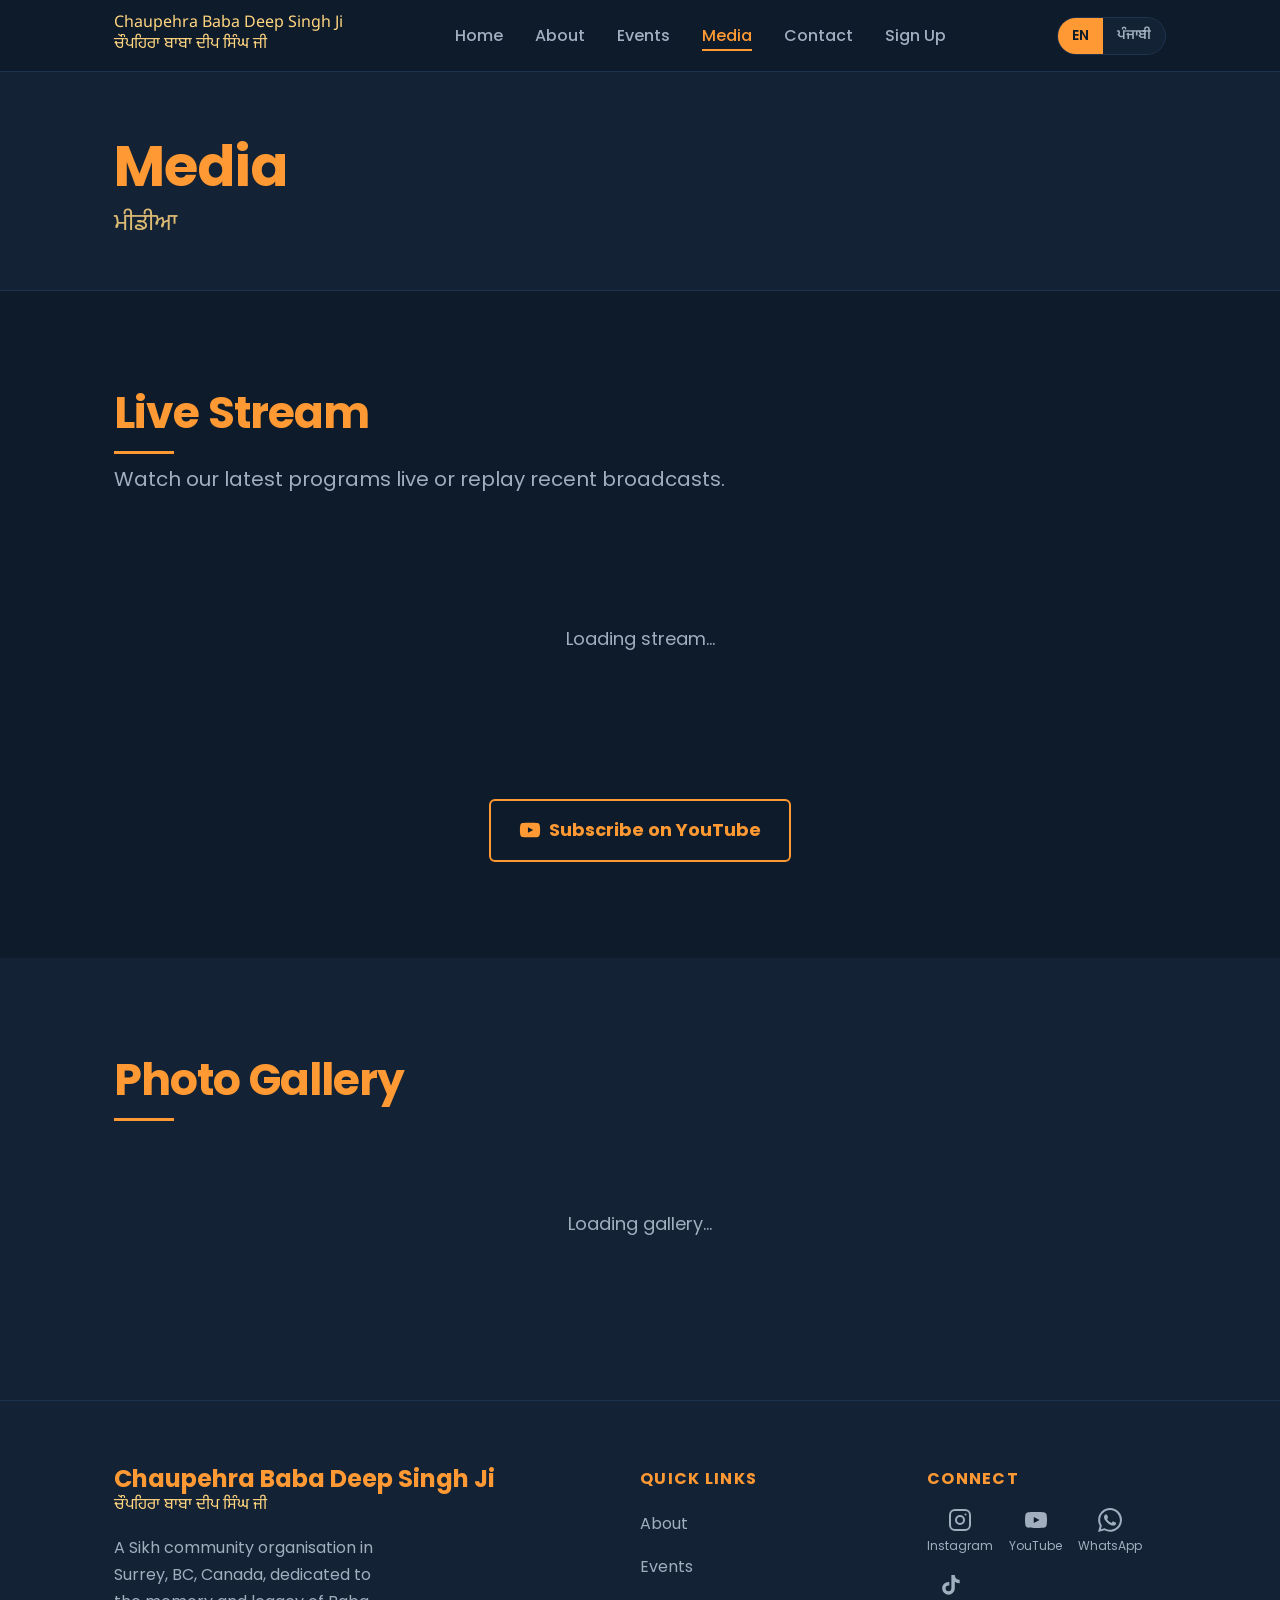
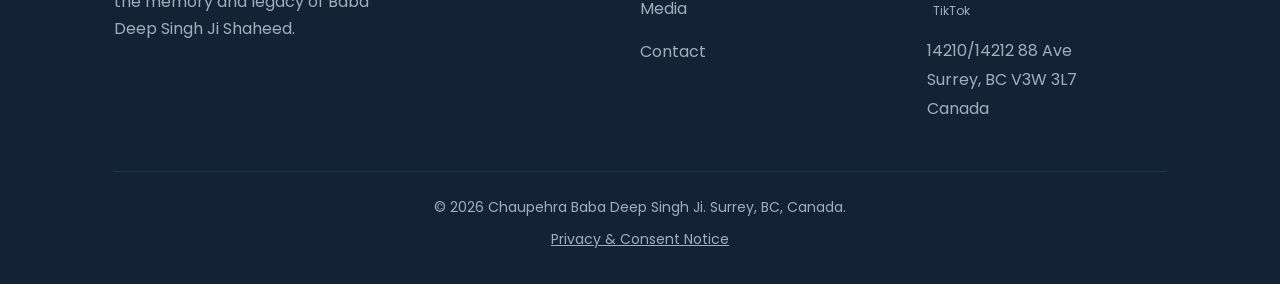
<file: media.html>
<!DOCTYPE html>
<html lang="en">
<head>
  <meta charset="UTF-8" />
  <link rel="icon" type="image/svg+xml" href="/assets/favicon.svg" />
  <link rel="apple-touch-icon" href="/assets/favicon.svg" />
  <meta name="viewport" content="width=device-width, initial-scale=1.0" />
  <title>Media — Chaupehra Baba Deep Singh Ji</title>
  <meta name="description" content="Watch live streams and browse photos from Chaupehra Baba Deep Singh Ji programs." />
  <link rel="stylesheet" href="css/global.css" />
  <link rel="stylesheet" href="css/media.css" />
</head>
<body>

<div id="nav-placeholder"></div>

<div class="page-title-band">
  <div class="container">
    <div class="page-title-bilingual">
      <h1 class="page-title-primary" data-en="Media" data-pa="ਮੀਡੀਆ">Media</h1>
      <p class="page-title-secondary gurmukhi" data-en="ਮੀਡੀਆ" data-pa="Media">ਮੀਡੀਆ</p>
    </div>
  </div>
</div>

<!-- Live Stream Section -->
<section class="section" id="livestream">
  <div class="container">
    <h2 class="section-title" data-en="Live Stream" data-pa="ਲਾਈਵ ਸਟ੍ਰੀਮ">Live Stream</h2>
    <p class="section-subtitle" data-en="Watch our latest programs live or replay recent broadcasts." data-pa="ਸਾਡੇ ਤਾਜ਼ੇ ਪ੍ਰੋਗਰਾਮ ਲਾਈਵ ਦੇਖੋ ਜਾਂ ਪੁਰਾਣੇ ਪ੍ਰਸਾਰਣ ਦੁਬਾਰਾ ਦੇਖੋ।">Watch our latest programs live or replay recent broadcasts.</p>

    <!-- Main player -->
    <div id="main-player-wrap" class="main-player-wrap">
      <div class="main-player-loading">
        <div class="spinner"></div>
        <p data-en="Loading stream…" data-pa="ਸਟ੍ਰੀਮ ਲੋਡ ਹੋ ਰਹੀ ਹੈ…">Loading stream…</p>
      </div>
    </div>

    <!-- Thumbnail row -->
    <div class="stream-thumbs" id="stream-thumbs">
      <!-- populated by JS -->
    </div>

    <!-- Subscribe CTA -->
    <div class="yt-subscribe-wrap">
      <a href="#" id="yt-channel-link" class="btn btn-secondary" target="_blank" rel="noopener" aria-label="Subscribe to our YouTube channel">
        <svg width="22" height="22" viewBox="0 0 24 24" fill="currentColor" aria-hidden="true"><path d="M22.54 6.42a2.78 2.78 0 00-1.95-1.96C18.88 4 12 4 12 4s-6.88 0-8.59.46A2.78 2.78 0 001.46 6.42 29 29 0 001 12a29 29 0 00.46 5.58A2.78 2.78 0 003.41 19.6C5.12 20 12 20 12 20s6.88 0 8.59-.46a2.78 2.78 0 001.95-1.95A29 29 0 0023 12a29 29 0 00-.46-5.58z"/><polygon points="9.75 15.02 15.5 12 9.75 8.98 9.75 15.02" fill="var(--navy)"/></svg>
        <span data-en="Subscribe on YouTube" data-pa="ਯੂਟਿਊਬ 'ਤੇ ਸਬਸਕ੍ਰਾਈਬ ਕਰੋ">Subscribe on YouTube</span>
      </a>
    </div>
  </div>
</section>

<!-- Photo Gallery -->
<section class="section section--mid" id="gallery">
  <div class="container">
    <h2 class="section-title" data-en="Photo Gallery" data-pa="ਫ਼ੋਟੋ ਗੈਲਰੀ">Photo Gallery</h2>

    <div class="gallery-carousel-wrap" id="gallery-wrap">
      <div class="gallery-loading">
        <div class="spinner"></div>
        <p data-en="Loading gallery…" data-pa="ਗੈਲਰੀ ਲੋਡ ਹੋ ਰਹੀ ਹੈ…">Loading gallery…</p>
      </div>
    </div>
  </div>
</section>

<div id="footer-placeholder"></div>

<script type="module">
  import { createClient } from 'https://esm.sh/@supabase/supabase-js@2';
  import { SUPABASE_URL, SUPABASE_ANON, YOUTUBE_CHANNEL_ID, YOUTUBE_API_KEY } from './supabase-config.js';
  const sb = createClient(SUPABASE_URL, SUPABASE_ANON);

  /* ── YouTube Streams ── */
  async function loadStreams() {
    const mainWrap = document.getElementById('main-player-wrap');
    const thumbsWrap = document.getElementById('stream-thumbs');
    const ytLink = document.getElementById('yt-channel-link');

    // Set channel link
    const channelUrl = `https://www.youtube.com/channel/${YOUTUBE_CHANNEL_ID}`;
    ytLink.href = channelUrl;

    try {
      const BASE = `https://www.googleapis.com/youtube/v3/search?key=${YOUTUBE_API_KEY}&channelId=${YOUTUBE_CHANNEL_ID}&part=snippet&type=video`;

      // Fetch live stream and recent videos in parallel
      const [liveRes, recentRes] = await Promise.all([
        fetch(`${BASE}&eventType=live&maxResults=1`),
        fetch(`${BASE}&order=date&maxResults=3`)
      ]);

      if (!liveRes.ok || !recentRes.ok) throw new Error('YouTube API error');
      const [liveJson, recentJson] = await Promise.all([liveRes.json(), recentRes.json()]);

      const liveVideos   = liveJson.items  || [];
      const recentVideos = recentJson.items || [];

      // Merge: live first, then recent (deduped)
      const liveIds = new Set(liveVideos.map(v => v.id.videoId));
      const merged  = [...liveVideos, ...recentVideos.filter(v => !liveIds.has(v.id.videoId))];
      const videos  = merged.slice(0, 3);

      if (!videos.length) {
        mainWrap.innerHTML = `<p class="text-muted text-center" data-en="No streams found." data-pa="ਕੋਈ ਸਟ੍ਰੀਮ ਨਹੀਂ ਮਿਲੀ।">No streams found.</p>`;
        return;
      }

      const [main, ...rest] = videos;
      const isLive = main.snippet.liveBroadcastContent === 'live';
      const mainId = main.id.videoId;

      // Main embedded player
      mainWrap.innerHTML = `
        <div class="main-player-header">
          ${isLive ? '<span class="badge badge-live">● LIVE</span>' : ''}
          <h3 class="main-player-title">${main.snippet.title}</h3>
        </div>
        <div class="main-player-iframe-wrap">
          <iframe
            src="https://www.youtube.com/embed/${mainId}${isLive ? '?autoplay=0' : ''}"
            title="${main.snippet.title}"
            frameborder="0"
            allow="accelerometer; autoplay; clipboard-write; encrypted-media; gyroscope; picture-in-picture"
            allowfullscreen
            loading="lazy">
          </iframe>
        </div>`;

      // Thumbnail links for remaining 2
      if (rest.length) {
        thumbsWrap.innerHTML = rest.map(v => {
          const thumb = v.snippet.thumbnails?.medium?.url || v.snippet.thumbnails?.default?.url;
          const isVidLive = v.snippet.liveBroadcastContent === 'live';
          const date = new Date(v.snippet.publishedAt).toLocaleDateString('en-CA', { day: 'numeric', month: 'long', year: 'numeric' });
          return `
            <a href="https://www.youtube.com/watch?v=${v.id.videoId}" class="stream-thumb" target="_blank" rel="noopener" aria-label="${v.snippet.title}">
              <div class="stream-thumb-img-wrap">
                <img src="${thumb}" alt="" loading="lazy" />
                ${isVidLive ? '<span class="badge badge-live stream-thumb-live">● LIVE</span>' : ''}
              </div>
              <div class="stream-thumb-info">
                <p class="stream-thumb-title">${v.snippet.title}</p>
                <p class="stream-thumb-date text-muted">${date}</p>
              </div>
            </a>`;
        }).join('');
      }

    } catch (err) {
      mainWrap.innerHTML = `
        <div class="streams-fallback">
          <p class="text-muted" data-en="Live stream unavailable. Visit our YouTube channel directly." data-pa="ਲਾਈਵ ਸਟ੍ਰੀਮ ਉਪਲਬਧ ਨਹੀਂ। ਸਿੱਧਾ ਸਾਡੇ ਯੂਟਿਊਬ ਚੈਨਲ 'ਤੇ ਜਾਓ।">
            Live stream unavailable. Visit our YouTube channel directly.
          </p>
          <a href="https://www.youtube.com/channel/${YOUTUBE_CHANNEL_ID}" class="btn btn-primary mt-6" target="_blank" rel="noopener">
            Open YouTube Channel
          </a>
        </div>`;
    }
  }

  /* ── Photo Gallery Carousel ── */
  async function loadGallery() {
    const wrap = document.getElementById('gallery-wrap');
    try {
      const { data: photos, error } = await sb
        .from('photos')
        .select('*')
        .order('sort_order', { ascending: true });

      if (error) throw error;
      if (!photos || !photos.length) {
        wrap.innerHTML = `<p class="text-muted text-center" data-en="No photos yet." data-pa="ਅਜੇ ਕੋਈ ਫ਼ੋਟੋ ਨਹੀਂ।">No photos yet.</p>`;
        return;
      }

      const urls = photos.map(p => p.url || sb.storage.from('gallery').getPublicUrl(p.storage_path).data.publicUrl);

      wrap.innerHTML = `
        <div class="carousel" id="carousel" role="region" aria-label="Photo gallery" aria-roledescription="carousel">
          <div class="carousel-track" id="carousel-track">
            ${urls.map((url, i) => `
              <div class="carousel-slide" role="group" aria-roledescription="slide" aria-label="Photo ${i+1} of ${urls.length}">
                <img src="${url}" alt="Chaupehra program photo ${i+1}" loading="${i < 2 ? 'eager' : 'lazy'}" />
              </div>`).join('')}
          </div>
          <button class="carousel-btn carousel-btn--prev" id="prev-btn" aria-label="Previous photo">
            <svg width="24" height="24" viewBox="0 0 24 24" fill="none" stroke="currentColor" stroke-width="2.5"><polyline points="15 18 9 12 15 6"/></svg>
          </button>
          <button class="carousel-btn carousel-btn--next" id="next-btn" aria-label="Next photo">
            <svg width="24" height="24" viewBox="0 0 24 24" fill="none" stroke="currentColor" stroke-width="2.5"><polyline points="9 18 15 12 9 6"/></svg>
          </button>
          <div class="carousel-dots" id="carousel-dots" aria-hidden="true">
            ${urls.map((_, i) => `<button class="carousel-dot ${i===0?'active':''}" data-idx="${i}" aria-label="Photo ${i+1}"></button>`).join('')}
          </div>
        </div>`;

      initCarousel(urls.length);
    } catch (err) {
      wrap.innerHTML = `<p class="text-muted text-center" data-en="Unable to load gallery." data-pa="ਗੈਲਰੀ ਲੋਡ ਕਰਨ ਵਿੱਚ ਅਸਫਲ।">Unable to load gallery.</p>`;
    }
  }

  function initCarousel(total) {
    let current = 0;
    let timer;
    const track   = document.getElementById('carousel-track');
    const dots    = document.querySelectorAll('.carousel-dot');
    const prevBtn = document.getElementById('prev-btn');
    const nextBtn = document.getElementById('next-btn');
    const carousel= document.getElementById('carousel');

    const goTo = idx => {
      current = (idx + total) % total;
      track.style.transform = `translateX(-${current * 100}%)`;
      dots.forEach((d, i) => d.classList.toggle('active', i === current));
    };

    const startAuto = () => {
      clearInterval(timer);
      if (!window.matchMedia('(prefers-reduced-motion: reduce)').matches) {
        timer = setInterval(() => goTo(current + 1), 4500);
      }
    };

    prevBtn.addEventListener('click', () => { goTo(current - 1); startAuto(); });
    nextBtn.addEventListener('click', () => { goTo(current + 1); startAuto(); });
    dots.forEach(d => d.addEventListener('click', () => { goTo(+d.dataset.idx); startAuto(); }));

    // Touch swipe
    let touchX = 0;
    carousel.addEventListener('touchstart', e => { touchX = e.touches[0].clientX; }, { passive: true });
    carousel.addEventListener('touchend', e => {
      const dx = e.changedTouches[0].clientX - touchX;
      if (Math.abs(dx) > 40) { goTo(current + (dx < 0 ? 1 : -1)); startAuto(); }
    }, { passive: true });

    // Pause on hover
    carousel.addEventListener('mouseenter', () => clearInterval(timer));
    carousel.addEventListener('mouseleave', startAuto);

    startAuto();
  }

  document.addEventListener('DOMContentLoaded', () => {
    loadStreams();
    loadGallery();
  });
</script>
<script src="js/global.js"></script>
</body>
</html>
</file>
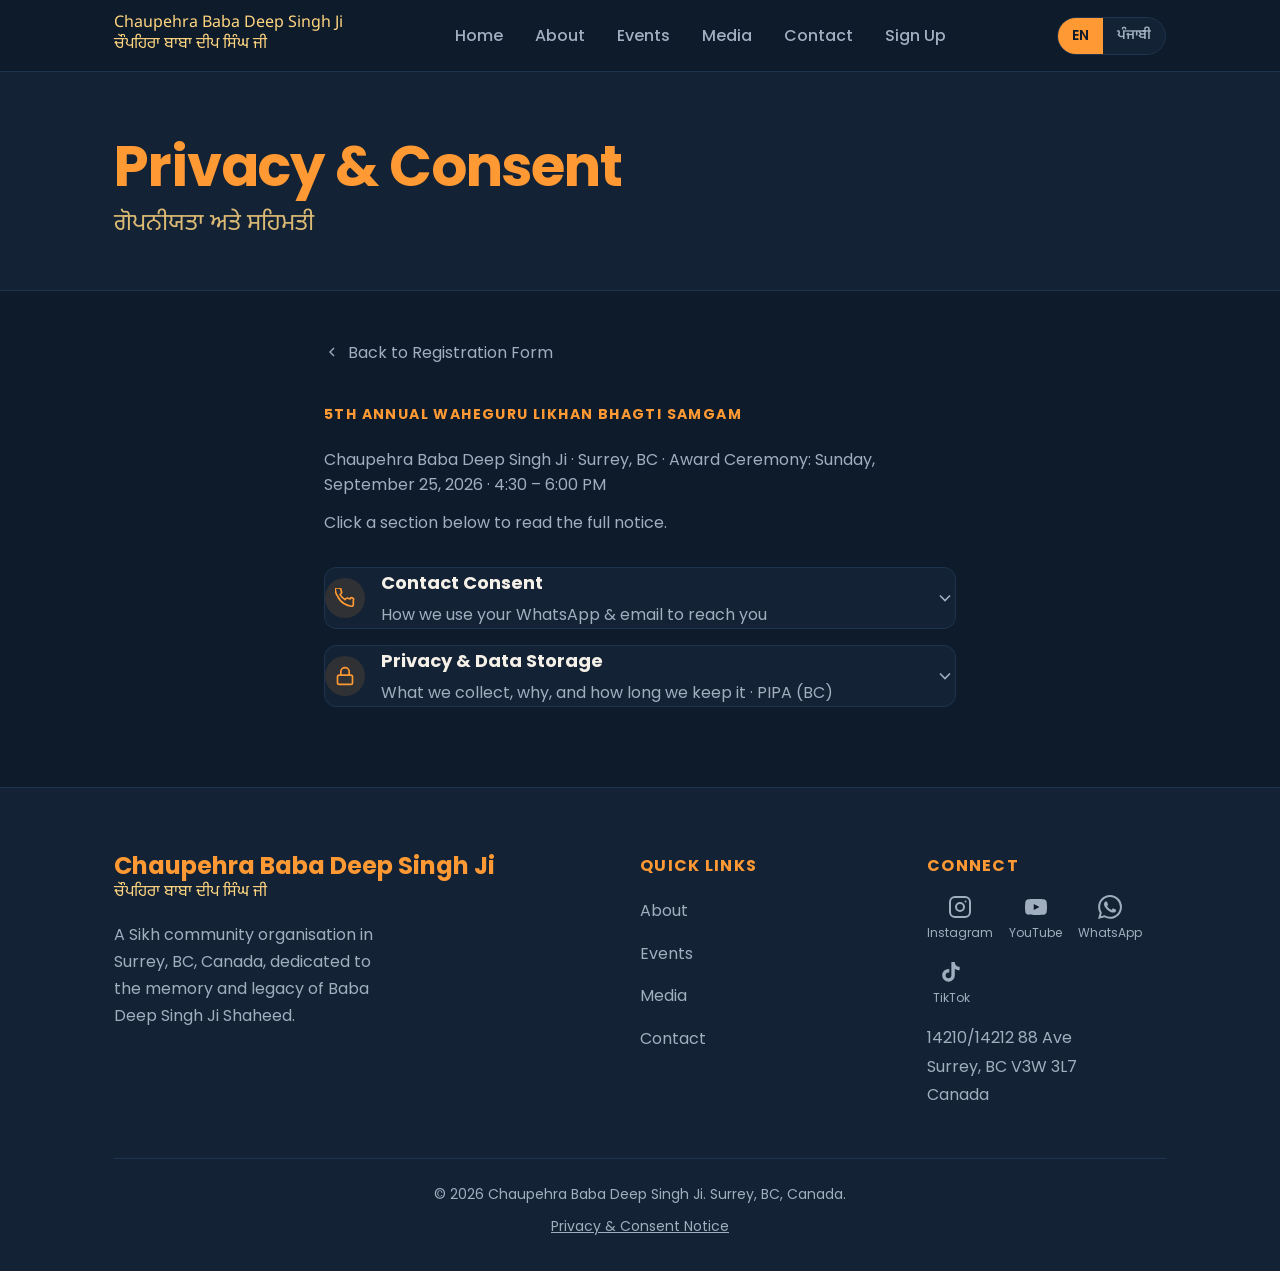
<file: privacy.html>
<!DOCTYPE html>
<html lang="en">
<head>
  <meta charset="UTF-8" />
  <link rel="icon" type="image/svg+xml" href="/assets/favicon.svg" />
  <link rel="apple-touch-icon" href="/assets/favicon.svg" />
  <meta name="viewport" content="width=device-width, initial-scale=1.0" />
  <title>Privacy & Consent — Chaupehra Baba Deep Singh Ji</title>
  <meta name="description" content="Contact consent and privacy notice for the 5th Annual Waheguru Likhan Bhagti Samgam registration." />
  <link rel="stylesheet" href="css/global.css" />
  <style>
    .prv-hero {
      padding: var(--space-12) 0 var(--space-8);
    }
    .prv-event-tag {
      display: inline-block;
      font-size: var(--text-xs);
      font-weight: 700;
      text-transform: uppercase;
      letter-spacing: 0.1em;
      color: var(--saffron);
      margin-bottom: var(--space-3);
    }
    .prv-subtitle {
      color: var(--muted);
      font-size: var(--text-sm);
      margin-top: var(--space-2);
      line-height: 1.6;
    }
    .prv-back {
      display: inline-flex;
      align-items: center;
      gap: var(--space-2);
      color: var(--muted);
      font-size: var(--text-sm);
      text-decoration: none;
      margin-bottom: var(--space-8);
      transition: color var(--transition);
    }
    .prv-back:hover { color: var(--saffron); }

    /* Cards */
    .prv-cards {
      display: flex;
      flex-direction: column;
      gap: var(--space-4);
      padding-bottom: var(--space-16);
    }
    .prv-card {
      background: var(--navy-mid);
      border: 1px solid var(--navy-light);
      border-radius: var(--radius-lg);
      overflow: hidden;
    }
    .prv-card-trigger {
      width: 100%;
      background: none;
      border: none;
      padding: var(--space-6) var(--space-7);
      display: flex;
      align-items: center;
      gap: var(--space-4);
      cursor: pointer;
      text-align: left;
    }
    .prv-card-trigger:hover { background: rgba(255,153,51,0.04); }
    .prv-card-icon {
      width: 40px;
      height: 40px;
      border-radius: 50%;
      background: rgba(255,153,51,0.12);
      display: flex;
      align-items: center;
      justify-content: center;
      flex-shrink: 0;
      color: var(--saffron);
    }
    .prv-card-meta { flex: 1; }
    .prv-card-title {
      font-size: var(--text-base);
      font-weight: 700;
      color: var(--off-white);
      display: block;
    }
    .prv-card-desc {
      font-size: var(--text-sm);
      color: var(--muted);
      margin-top: 2px;
      display: block;
    }
    .prv-card-chevron {
      flex-shrink: 0;
      color: var(--muted);
      transition: transform 0.25s ease;
    }
    .prv-card[open] .prv-card-chevron { transform: rotate(180deg); }
    .prv-card[open] .prv-card-trigger { border-bottom: 1px solid var(--navy-light); }

    /* Body */
    .prv-card-body {
      padding: var(--space-6) var(--space-7);
      display: flex;
      flex-direction: column;
      gap: var(--space-6);
    }
    .prv-block { display: flex; flex-direction: column; gap: var(--space-2); }
    .prv-block-label {
      font-size: var(--text-xs);
      font-weight: 700;
      text-transform: uppercase;
      letter-spacing: 0.08em;
      color: var(--saffron);
    }
    .prv-block p {
      font-size: var(--text-sm);
      color: var(--muted);
      line-height: 1.75;
      margin: 0;
    }
    .prv-block p strong { color: var(--off-white); }
    .prv-block ul {
      list-style: none;
      margin: 0;
      padding: 0;
      display: flex;
      flex-direction: column;
      gap: var(--space-2);
    }
    .prv-block ul li {
      display: flex;
      gap: var(--space-3);
      font-size: var(--text-sm);
      color: var(--muted);
      line-height: 1.6;
    }
    .prv-block ul li::before {
      content: '✦';
      color: var(--saffron);
      flex-shrink: 0;
      font-size: 0.7em;
      margin-top: 4px;
    }
    .prv-contact-chip {
      display: inline-flex;
      align-items: center;
      gap: var(--space-2);
      background: var(--navy);
      border: 1px solid var(--navy-light);
      border-radius: var(--radius);
      padding: var(--space-2) var(--space-4);
      font-size: var(--text-sm);
      color: var(--off-white);
      text-decoration: none;
      font-weight: 600;
      width: fit-content;
    }
    .prv-contact-chip:hover { border-color: var(--saffron); color: var(--saffron); }
    .prv-attestation {
      background: rgba(255,153,51,0.06);
      border-left: 3px solid var(--saffron);
      border-radius: 0 var(--radius) var(--radius) 0;
      padding: var(--space-3) var(--space-4);
      font-size: var(--text-xs);
      color: var(--muted);
      font-style: italic;
      line-height: 1.7;
    }
    .prv-divider {
      border: none;
      border-top: 1px solid var(--navy-light);
    }

    @media (max-width: 640px) {
      .prv-card-trigger { padding: var(--space-4) var(--space-5); }
      .prv-card-body { padding: var(--space-4) var(--space-5); }
    }
  </style>
</head>
<body>

<div id="nav-placeholder"></div>

<div class="page-title-band">
  <div class="container">
    <div class="page-title-bilingual">
      <h1 class="page-title-primary">Privacy &amp; Consent</h1>
      <p class="page-title-secondary gurmukhi">ਗੋਪਨੀਯਤਾ ਅਤੇ ਸਹਿਮਤੀ</p>
    </div>
  </div>
</div>

<div class="prv-hero">
  <div class="container" style="max-width:680px;">
    <a href="likhanbhagti.html" class="prv-back">
      <svg width="16" height="16" viewBox="0 0 24 24" fill="none" stroke="currentColor" stroke-width="2"><polyline points="15 18 9 12 15 6"/></svg>
      Back to Registration Form
    </a>
    <span class="prv-event-tag">5th Annual Waheguru Likhan Bhagti Samgam</span>
    <p class="prv-subtitle">Chaupehra Baba Deep Singh Ji · Surrey, BC · Award Ceremony: Sunday, September 25, 2026 · 4:30 – 6:00 PM</p>
    <p class="prv-subtitle" style="margin-top:var(--space-3);">Click a section below to read the full notice.</p>
  </div>
</div>

<div class="container" style="max-width:680px; padding-bottom: var(--space-4);">
  <div class="prv-cards">

    <!-- ── CONTACT CONSENT ── -->
    <details class="prv-card" id="contact-consent">
      <summary class="prv-card-trigger" style="list-style:none;">
        <div class="prv-card-icon">
          <svg width="20" height="20" viewBox="0 0 24 24" fill="none" stroke="currentColor" stroke-width="2"><path d="M22 16.92v3a2 2 0 01-2.18 2 19.79 19.79 0 01-8.63-3.07A19.5 19.5 0 013.07 9.81 19.79 19.79 0 01.12 1.18 2 2 0 012.11 0h3a2 2 0 012 1.72 12.84 12.84 0 00.7 2.81 2 2 0 01-.45 2.11L6.09 7.91a16 16 0 006 6l1.27-1.27a2 2 0 012.11-.45 12.84 12.84 0 002.81.7A2 2 0 0122 14.92z"/></svg>
        </div>
        <div class="prv-card-meta">
          <span class="prv-card-title">Contact Consent</span>
          <span class="prv-card-desc">How we use your WhatsApp &amp; email to reach you</span>
        </div>
        <svg class="prv-card-chevron" width="20" height="20" viewBox="0 0 24 24" fill="none" stroke="currentColor" stroke-width="2"><polyline points="6 9 12 15 18 9"/></svg>
      </summary>

      <div class="prv-card-body">

        <div class="prv-block">
          <span class="prv-block-label">What you're agreeing to</span>
          <p>By providing your WhatsApp number and email on this form, you give us permission to contact you using those details.</p>
        </div>

        <hr class="prv-divider" />

        <div class="prv-block">
          <span class="prv-block-label">How we'll reach you</span>
          <p>We will contact you by <strong>WhatsApp</strong> and <strong>email</strong>.</p>
        </div>

        <div class="prv-block">
          <span class="prv-block-label">What we'll contact you about</span>
          <ul>
            <li>Confirming that your registration was received</li>
            <li>Sharing event details, the notebook submission deadline, and ceremony information</li>
            <li>Sending reminders before the submission date of September 13, 2026 and the award ceremony</li>
            <li>Letting you know about any changes or updates to the event</li>
          </ul>
          <p>We will only contact you about the Waheguru Likhan Bhagti Samgam. We will not use your details for anything you have not agreed to.</p>
        </div>

        <hr class="prv-divider" />

        <div class="prv-block">
          <span class="prv-block-label">Your choices</span>
          <p>You can withdraw your consent at any time. Contact us on WhatsApp and we will remove you from our contact list.</p>
        </div>

        <div class="prv-block">
          <span class="prv-block-label">Your privacy</span>
          <p>We will never sell, rent, or trade your contact information. We will not share it with anyone outside our organization unless the law requires us to.</p>
        </div>

        <div class="prv-block">
          <span class="prv-block-label">Family members &amp; under 19s</span>
          <p>If you add family members, you confirm you have their permission and are the parent or guardian of anyone under 19. A parent or guardian should read this and consent on behalf of participants under 19.</p>
        </div>

        <hr class="prv-divider" />

        <div class="prv-block">
          <span class="prv-block-label">Questions? Contact us</span>
          <a href="https://wa.me/17789281469" target="_blank" rel="noopener" class="prv-contact-chip">
            <svg width="16" height="16" viewBox="0 0 24 24" fill="currentColor"><path d="M17.472 14.382c-.297-.149-1.758-.867-2.03-.967-.273-.099-.471-.148-.67.15-.197.297-.767.966-.94 1.164-.173.199-.347.223-.644.075-.297-.15-1.255-.463-2.39-1.475-.883-.788-1.48-1.761-1.653-2.059-.173-.297-.018-.458.13-.606.134-.133.298-.347.446-.52.149-.174.198-.298.298-.497.099-.198.05-.371-.025-.52-.075-.149-.669-1.612-.916-2.207-.242-.579-.487-.5-.669-.51-.173-.008-.371-.01-.57-.01-.198 0-.52.074-.792.372-.272.297-1.04 1.016-1.04 2.479 0 1.462 1.065 2.875 1.213 3.074.149.198 2.096 3.2 5.077 4.487.709.306 1.262.489 1.694.625.712.227 1.36.195 1.871.118.571-.085 1.758-.719 2.006-1.413.248-.694.248-1.289.173-1.413-.074-.124-.272-.198-.57-.347m-5.421 7.403h-.004a9.87 9.87 0 01-5.031-1.378l-.361-.214-3.741.982.998-3.648-.235-.374a9.86 9.86 0 01-1.51-5.26c.001-5.45 4.436-9.884 9.888-9.884 2.64 0 5.122 1.03 6.988 2.898a9.825 9.825 0 012.893 6.994c-.003 5.45-4.437 9.884-9.885 9.884m8.413-18.297A11.815 11.815 0 0012.05 0C5.495 0 .16 5.335.157 11.892c0 2.096.547 4.142 1.588 5.945L.057 24l6.305-1.654a11.882 11.882 0 005.683 1.448h.005c6.554 0 11.89-5.335 11.893-11.893a11.821 11.821 0 00-3.48-8.413z"/></svg>
            Amrinder Singh · 778-928-1469
          </a>
        </div>

        <div class="prv-attestation">
          By checking the consent box on the registration form, I confirm that I have read and understood this notice and I consent to being contacted as described above.
        </div>

      </div>
    </details>

    <!-- ── DATA & PRIVACY ── -->
    <details class="prv-card" id="data-storage">
      <summary class="prv-card-trigger" style="list-style:none;">
        <div class="prv-card-icon">
          <svg width="20" height="20" viewBox="0 0 24 24" fill="none" stroke="currentColor" stroke-width="2"><rect x="3" y="11" width="18" height="11" rx="2"/><path d="M7 11V7a5 5 0 0110 0v4"/></svg>
        </div>
        <div class="prv-card-meta">
          <span class="prv-card-title">Privacy &amp; Data Storage</span>
          <span class="prv-card-desc">What we collect, why, and how long we keep it · PIPA (BC)</span>
        </div>
        <svg class="prv-card-chevron" width="20" height="20" viewBox="0 0 24 24" fill="none" stroke="currentColor" stroke-width="2"><polyline points="6 9 12 15 18 9"/></svg>
      </summary>

      <div class="prv-card-body">

        <div class="prv-block">
          <span class="prv-block-label">What we collect</span>
          <ul>
            <li>Full name</li>
            <li>Age and age group</li>
            <li>WhatsApp number</li>
            <li>Email address</li>
            <li>City, province or state, and country</li>
            <li>The same details for any family members you add</li>
          </ul>
        </div>

        <hr class="prv-divider" />

        <div class="prv-block">
          <span class="prv-block-label">Why we collect it</span>
          <ul>
            <li>Register you and your family for the event</li>
            <li>Match completed notebooks to participants</li>
            <li>Plan for participation gifts and the award ceremony</li>
            <li>Contact you with updates by WhatsApp and email</li>
          </ul>
        </div>

        <hr class="prv-divider" />

        <div class="prv-block">
          <span class="prv-block-label">How long we keep it</span>
          <p>We will securely store your information for up to <strong>6 months</strong> after the award ceremony (September 25, 2026). After that, it is permanently deleted.</p>
        </div>

        <div class="prv-block">
          <span class="prv-block-label">How we keep it safe</span>
          <p>Your information is stored securely and is only accessible to the organizers and volunteers who need it to run the event. We take reasonable steps to protect it from loss, theft, or unauthorized access.</p>
        </div>

        <div class="prv-block">
          <span class="prv-block-label">Sharing your information</span>
          <p>We do not sell or share your personal information with anyone outside our organization. We will only disclose it if required to do so by law.</p>
        </div>

        <hr class="prv-divider" />

        <div class="prv-block">
          <span class="prv-block-label">Your rights</span>
          <ul>
            <li>Ask to see the information we hold about you</li>
            <li>Ask us to correct it if it is wrong</li>
            <li>Withdraw your consent and ask us to delete your information before the 6 months end</li>
          </ul>
        </div>

        <div class="prv-block">
          <span class="prv-block-label">Family members &amp; under 19s</span>
          <p>If you add family members, you confirm you have their permission and are the parent or guardian of anyone under 19. A parent or guardian should read this and consent on behalf of participants under 19.</p>
        </div>

        <hr class="prv-divider" />

        <div class="prv-block">
          <span class="prv-block-label">Questions or requests</span>
          <a href="https://wa.me/17789281469" target="_blank" rel="noopener" class="prv-contact-chip">
            <svg width="16" height="16" viewBox="0 0 24 24" fill="currentColor"><path d="M17.472 14.382c-.297-.149-1.758-.867-2.03-.967-.273-.099-.471-.148-.67.15-.197.297-.767.966-.94 1.164-.173.199-.347.223-.644.075-.297-.15-1.255-.463-2.39-1.475-.883-.788-1.48-1.761-1.653-2.059-.173-.297-.018-.458.13-.606.134-.133.298-.347.446-.52.149-.174.198-.298.298-.497.099-.198.05-.371-.025-.52-.075-.149-.669-1.612-.916-2.207-.242-.579-.487-.5-.669-.51-.173-.008-.371-.01-.57-.01-.198 0-.52.074-.792.372-.272.297-1.04 1.016-1.04 2.479 0 1.462 1.065 2.875 1.213 3.074.149.198 2.096 3.2 5.077 4.487.709.306 1.262.489 1.694.625.712.227 1.36.195 1.871.118.571-.085 1.758-.719 2.006-1.413.248-.694.248-1.289.173-1.413-.074-.124-.272-.198-.57-.347m-5.421 7.403h-.004a9.87 9.87 0 01-5.031-1.378l-.361-.214-3.741.982.998-3.648-.235-.374a9.86 9.86 0 01-1.51-5.26c.001-5.45 4.436-9.884 9.888-9.884 2.64 0 5.122 1.03 6.988 2.898a9.825 9.825 0 012.893 6.994c-.003 5.45-4.437 9.884-9.885 9.884m8.413-18.297A11.815 11.815 0 0012.05 0C5.495 0 .16 5.335.157 11.892c0 2.096.547 4.142 1.588 5.945L.057 24l6.305-1.654a11.882 11.882 0 005.683 1.448h.005c6.554 0 11.89-5.335 11.893-11.893a11.821 11.821 0 00-3.48-8.413z"/></svg>
            Amrinder Singh · 778-928-1469
          </a>
        </div>

        <div class="prv-attestation">
          By checking the consent box on the registration form, I confirm that I have read and understood this notice and I consent to my personal information being collected and stored as described above.
        </div>

      </div>
    </details>

  </div>
</div>

<div id="footer-placeholder"></div>
<script src="js/global.js"></script>
<script>
  // Keep chevron in sync with native <details> toggle
  document.querySelectorAll('.prv-card').forEach(card => {
    card.addEventListener('toggle', () => {
      card.querySelector('.prv-card-chevron').style.transform = card.open ? 'rotate(180deg)' : '';
    });
  });
  // Auto-open section if URL has hash
  const hash = location.hash.replace('#','');
  if (hash) { const el = document.getElementById(hash); if (el) { el.open = true; el.scrollIntoView({ behavior: 'smooth', block: 'start' }); } }
</script>
</body>
</html>
</file>
<file: css/global.css>
/* ============================================================
   CHAUPEHRA BABA DEEP SINGH JI — Global Design System
   ============================================================ */

@import url('https://fonts.googleapis.com/css2?family=Poppins:wght@400;500;600;700&family=Noto+Sans+Gurmukhi:wght@400;600&display=swap');

/* ── CSS Variables ── */
:root {
  --saffron:        #FF9933;
  --saffron-dark:   #CC7700;
  --saffron-glow:   rgba(255, 153, 51, 0.15);
  --navy:           #0D1B2A;
  --navy-mid:       #132234;
  --navy-light:     #1E3350;
  --white:          #FFFFFF;
  --off-white:      #F5F0E8;
  --muted:          #A0AEC0;
  --gurmukhi-gold:  #FFD580;
  --success:        #48BB78;
  --error:          #FC8181;

  --text-xs:   0.875rem;
  --text-sm:   1rem;
  --text-base: 1.125rem;
  --text-lg:   1.25rem;
  --text-xl:   1.5rem;
  --text-2xl:  2rem;
  --text-3xl:  2.75rem;
  --text-4xl:  3.5rem;

  --space-1:  0.25rem;
  --space-2:  0.5rem;
  --space-3:  0.75rem;
  --space-4:  1rem;
  --space-6:  1.5rem;
  --space-8:  2rem;
  --space-12: 3rem;
  --space-16: 4rem;
  --space-24: 6rem;

  --radius:    6px;
  --radius-lg: 12px;
  --transition: 0.3s ease;
  --max-width: 1100px;
}

/* ── Reset ── */
*, *::before, *::after { box-sizing: border-box; margin: 0; padding: 0; }
html { scroll-behavior: smooth; }
body {
  font-family: 'Poppins', sans-serif;
  font-size: var(--text-base);
  line-height: 1.7;
  background: var(--navy);
  color: var(--off-white);
  -webkit-font-smoothing: antialiased;
}
img { max-width: 100%; display: block; }
a { color: inherit; text-decoration: none; }
button { cursor: pointer; font-family: inherit; border: none; background: none; }
ul, ol { list-style: none; }

/* ── Gurmukhi font class ── */
.gurmukhi {
  font-family: 'Noto Sans Gurmukhi', sans-serif;
  color: var(--gurmukhi-gold);
  font-size: 1.1em;
  line-height: 1.5;
}

/* ── Container ── */
.container {
  width: 100%;
  max-width: var(--max-width);
  margin: 0 auto;
  padding: 0 var(--space-6);
}

/* ── Section wrapper ── */
.section {
  padding: var(--space-24) 0;
}
.section--dark { background: var(--navy); }
.section--mid  { background: var(--navy-mid); }

/* ── Section heading ── */
.section-title {
  font-size: var(--text-3xl);
  font-weight: 700;
  color: var(--saffron);
  letter-spacing: -0.02em;
  line-height: 1.2;
  margin-bottom: var(--space-2);
}
.section-title::after {
  content: '';
  display: block;
  width: 60px;
  height: 3px;
  background: var(--saffron);
  margin-top: var(--space-3);
}
.section-subtitle {
  font-size: var(--text-lg);
  color: var(--muted);
  margin-bottom: var(--space-12);
}

/* ── Page title band ── */
.page-title-band {
  background: var(--navy-mid);
  padding: var(--space-16) 0 var(--space-12);
  border-bottom: 1px solid var(--navy-light);
  margin-top: 72px; /* nav height */
}
.page-title-bilingual { display: flex; flex-direction: column; gap: var(--space-2); }
.page-title-primary {
  font-size: var(--text-4xl);
  font-weight: 700;
  color: var(--saffron);
  letter-spacing: -0.02em;
  line-height: 1.1;
  margin: 0;
}
.page-title-secondary {
  font-size: var(--text-xl);
  color: var(--gurmukhi-gold);
  margin: 0;
  opacity: 0.85;
}
.page-title-band::after {
  display: none;
}

/* ── Buttons ── */
.btn {
  display: inline-flex;
  align-items: center;
  justify-content: center;
  gap: var(--space-2);
  padding: 14px 28px;
  border-radius: var(--radius);
  font-size: var(--text-base);
  font-weight: 700;
  min-height: 52px;
  transition: background var(--transition), color var(--transition), border-color var(--transition);
  white-space: nowrap;
}
.btn-primary {
  background: var(--saffron);
  color: var(--navy);
}
.btn-primary:hover { background: var(--saffron-dark); }
.btn-secondary {
  background: transparent;
  color: var(--saffron);
  border: 2px solid var(--saffron);
}
.btn-secondary:hover { background: var(--saffron-glow); }
.btn-block { width: 100%; }

/* ── Links ── */
.link-arrow {
  color: var(--saffron);
  font-weight: 600;
  display: inline-flex;
  align-items: center;
  gap: var(--space-2);
  transition: gap var(--transition);
}
.link-arrow:hover { gap: var(--space-3); }
.link-arrow::after { content: '→'; }

/* ── Cards ── */
.card {
  background: var(--navy-mid);
  border: 1px solid var(--navy-light);
  border-radius: var(--radius-lg);
  padding: var(--space-8);
}

/* ── Forms ── */
.form-group { margin-bottom: var(--space-6); }
.form-label {
  display: block;
  font-size: var(--text-sm);
  color: var(--muted);
  margin-bottom: var(--space-2);
  font-weight: 500;
}
.form-input,
.form-select,
.form-textarea {
  width: 100%;
  background: var(--navy-mid);
  border: 1px solid var(--navy-light);
  border-radius: var(--radius);
  padding: 14px 16px;
  font-size: var(--text-base);
  font-family: inherit;
  color: var(--off-white);
  min-height: 52px;
  transition: border-color var(--transition);
  appearance: none;
}
.form-input:focus,
.form-select:focus,
.form-textarea:focus {
  outline: none;
  border-color: var(--saffron);
  border-width: 2px;
}
.form-input::placeholder,
.form-textarea::placeholder { color: var(--navy-light); }
.form-select {
  background-image: url("data:image/svg+xml,%3Csvg xmlns='http://www.w3.org/2000/svg' width='16' height='16' viewBox='0 0 24 24' fill='none' stroke='%23A0AEC0' stroke-width='2'%3E%3Cpolyline points='6 9 12 15 18 9'/%3E%3C/svg%3E");
  background-repeat: no-repeat;
  background-position: right 16px center;
  padding-right: 48px;
  cursor: pointer;
}
.form-select option { background: var(--navy-mid); }
.form-textarea { min-height: 120px; resize: vertical; }
.form-error {
  font-size: var(--text-sm);
  color: var(--error);
  margin-top: var(--space-2);
  display: none;
}
.form-error.visible { display: block; }
.form-success {
  text-align: center;
  padding: var(--space-12);
  display: none;
}
.form-success.visible { display: block; }
.form-success-icon {
  font-size: 3rem;
  margin-bottom: var(--space-4);
}
.form-success h3 {
  font-size: var(--text-xl);
  color: var(--success);
  margin-bottom: var(--space-2);
}
.form-success .gurmukhi {
  display: block;
  margin-top: var(--space-2);
  font-size: var(--text-lg);
}

/* ── NAV ── */
.nav {
  position: fixed;
  top: 0;
  left: 0;
  right: 0;
  z-index: 1000;
  height: 72px;
  background: var(--navy);
  border-bottom: 1px solid var(--navy-light);
  display: flex;
  align-items: center;
}
.nav-inner {
  display: flex;
  align-items: center;
  justify-content: space-between;
  width: 100%;
  max-width: var(--max-width);
  margin: 0 auto;
  padding: 0 var(--space-6);
}
.nav-logo {
  font-size: var(--text-lg);
  font-weight: 700;
  color: var(--saffron);
  line-height: 1.2;
  display: flex;
  flex-direction: column;
}
.nav-logo-en {
  display: block;
  color: var(--saffron);
  font-weight: 700;
}
.nav-logo-pa {
  display: block;
  font-family: 'Noto Sans Gurmukhi', sans-serif;
  font-size: var(--text-sm);
  color: var(--gurmukhi-gold);
  font-weight: 400;
}
.nav-logo span {
  display: block;
  font-family: 'Noto Sans Gurmukhi', sans-serif;
  font-size: var(--text-sm);
  color: var(--gurmukhi-gold);
  font-weight: 400;
}
.nav-links {
  display: flex;
  gap: var(--space-8);
  align-items: center;
}
.nav-links a {
  font-size: var(--text-sm);
  font-weight: 500;
  color: var(--muted);
  transition: color var(--transition);
  padding-bottom: 2px;
  border-bottom: 2px solid transparent;
}
.nav-links a:hover,
.nav-links a.active {
  color: var(--saffron);
  border-bottom-color: var(--saffron);
}
.nav-right {
  display: flex;
  align-items: center;
  gap: var(--space-4);
}

/* Language toggle */
.lang-toggle {
  display: flex;
  background: var(--navy-mid);
  border: 1px solid var(--navy-light);
  border-radius: 20px;
  overflow: hidden;
  font-size: var(--text-sm);
}
.lang-btn {
  padding: 6px 14px;
  font-size: 0.875rem;
  font-weight: 600;
  color: var(--muted);
  transition: all var(--transition);
  min-height: 36px;
}
.lang-btn.active {
  background: var(--saffron);
  color: var(--navy);
}

/* Hamburger */
.nav-hamburger {
  display: none;
  flex-direction: column;
  gap: 5px;
  padding: var(--space-2);
  min-width: 44px;
  min-height: 44px;
  align-items: center;
  justify-content: center;
}
.nav-hamburger span {
  display: block;
  width: 24px;
  height: 2px;
  background: var(--off-white);
  transition: all var(--transition);
  border-radius: 2px;
}
.nav-hamburger.open span:nth-child(1) { transform: translateY(7px) rotate(45deg); }
.nav-hamburger.open span:nth-child(2) { opacity: 0; }
.nav-hamburger.open span:nth-child(3) { transform: translateY(-7px) rotate(-45deg); }

/* Mobile nav overlay */
.nav-overlay {
  position: fixed;
  inset: 0;
  background: var(--navy);
  z-index: 999;
  display: flex;
  flex-direction: column;
  align-items: center;
  justify-content: center;
  gap: var(--space-8);
  opacity: 0;
  pointer-events: none;
  transition: opacity var(--transition);
}
.nav-overlay.open { opacity: 1; pointer-events: all; }
.nav-overlay a {
  font-size: var(--text-2xl);
  font-weight: 700;
  color: var(--off-white);
  transition: color var(--transition);
}
.nav-overlay a:hover,
.nav-overlay a.active { color: var(--saffron); }
.nav-overlay .lang-toggle {
  margin-top: var(--space-8);
}

/* ── Recurring Chaupehra Sahib Banner ── */
.chaupehra-recurring {
  display: flex;
  align-items: center;
  justify-content: space-between;
  gap: var(--space-4);
  background: var(--navy-mid);
  border: 1px solid var(--navy-light);
  border-left: 4px solid var(--saffron);
  border-radius: var(--radius);
  padding: var(--space-4) var(--space-6);
  margin-bottom: var(--space-4);
  flex-wrap: wrap;
}
.chaupehra-recurring-left {
  display: flex;
  align-items: center;
  gap: var(--space-4);
}
.chaupehra-recurring-badge {
  font-size: var(--text-xs);
  font-weight: 700;
  background: var(--saffron);
  color: var(--navy);
  padding: 4px 10px;
  border-radius: 20px;
  white-space: nowrap;
}
.chaupehra-recurring-badge.recurring-badge--live {
  background: var(--error);
  color: var(--white);
  animation: pulse 1.5s ease-in-out infinite;
}
.chaupehra-recurring-badge.recurring-badge--today {
  background: var(--gurmukhi-gold);
  color: var(--navy);
}
@keyframes pulse {
  0%, 100% { opacity: 1; }
  50% { opacity: 0.6; }
}
.chaupehra-recurring-name {
  display: flex;
  flex-direction: column;
  gap: 2px;
}
.chaupehra-recurring-name strong {
  font-size: var(--text-base);
  font-weight: 600;
  color: var(--white);
}
.chaupehra-recurring-name .gurmukhi {
  font-size: 0.9em;
  color: var(--gurmukhi-gold);
}
.chaupehra-recurring-time {
  display: flex;
  flex-direction: column;
  align-items: flex-end;
  gap: 2px;
  font-size: var(--text-sm);
  font-weight: 600;
  color: var(--saffron);
}

/* ── Footer ── */
.footer {
  background: var(--navy-mid);
  border-top: 1px solid var(--navy-light);
  padding: var(--space-16) 0 var(--space-8);
}
.footer-grid {
  display: grid;
  grid-template-columns: 2fr 1fr 1fr;
  gap: var(--space-12);
  margin-bottom: var(--space-12);
}
.footer-brand .nav-logo { font-size: var(--text-xl); }
.footer-brand p {
  color: var(--muted);
  margin-top: var(--space-4);
  font-size: var(--text-sm);
  max-width: 280px;
}
.footer-heading {
  font-size: var(--text-sm);
  font-weight: 700;
  color: var(--saffron);
  text-transform: uppercase;
  letter-spacing: 0.08em;
  margin-bottom: var(--space-4);
}
.footer-links li { margin-bottom: var(--space-3); }
.footer-links a {
  color: var(--muted);
  font-size: var(--text-sm);
  transition: color var(--transition);
}
.footer-links a:hover { color: var(--saffron); }
.footer-socials {
  display: flex;
  gap: var(--space-4);
  flex-wrap: wrap;
  margin-top: var(--space-4);
}
.footer-social-link {
  display: flex;
  flex-direction: column;
  align-items: center;
  gap: var(--space-1);
  color: var(--muted);
  font-size: 0.75rem;
  transition: color var(--transition);
  min-width: 48px;
  min-height: 48px;
  justify-content: center;
}
.footer-social-link:hover { color: var(--saffron); }
.footer-social-link svg { width: 24px; height: 24px; }
.footer-address {
  color: var(--muted);
  text-decoration: none;
  transition: color var(--transition);
  line-height: 1.8;
}
.footer-address:hover { color: var(--saffron); }

.footer-bottom {
  border-top: 1px solid var(--navy-light);
  padding-top: var(--space-6);
  text-align: center;
  color: var(--muted);
  font-size: var(--text-xs);
}

/* ── Badge ── */
.badge {
  display: inline-block;
  padding: 4px 10px;
  border-radius: 20px;
  font-size: 0.75rem;
  font-weight: 700;
  text-transform: uppercase;
  letter-spacing: 0.06em;
}
.badge-live { background: #E53E3E; color: white; animation: pulse-live 1.5s infinite; }
@keyframes pulse-live {
  0%, 100% { opacity: 1; }
  50% { opacity: 0.6; }
}

/* ── Utility ── */
.text-center { text-align: center; }
.text-muted { color: var(--muted); }
.text-saffron { color: var(--saffron); }
.mt-4 { margin-top: var(--space-4); }
.mt-6 { margin-top: var(--space-6); }
.mt-8 { margin-top: var(--space-8); }
.mb-4 { margin-bottom: var(--space-4); }
.mb-6 { margin-bottom: var(--space-6); }
.mb-8 { margin-bottom: var(--space-8); }
.hidden { display: none !important; }

/* ── Accessibility ── */
:focus-visible {
  outline: 2px solid var(--saffron);
  outline-offset: 3px;
}
@media (prefers-reduced-motion: reduce) {
  *, *::before, *::after {
    animation-duration: 0.01ms !important;
    transition-duration: 0.01ms !important;
  }
}

/* ── Responsive ── */
@media (max-width: 768px) {
  :root {
    --text-3xl: 2rem;
    --text-4xl: 2.5rem;
    --text-2xl: 1.5rem;
  }
  .section { padding: var(--space-16) 0; }
  .nav-links { display: none; }
  .nav-hamburger { display: flex; }

  .footer-grid {
    grid-template-columns: 1fr;
    gap: var(--space-8);
  }
  .page-title-band { padding: var(--space-12) 0 var(--space-8); }
  .page-title-primary { font-size: 2rem; }
}
</file>
<file: css/home.css>
/* ── Home page ── */

/* ── EVENTS BANNER CAROUSEL ── */
.events-banner {
  position: relative;
  overflow: hidden;
}
.events-banner-track {
  position: relative;
  display: grid;
}
.events-banner-slide {
  grid-area: 1 / 1;
  display: block;
  background: var(--saffron);
  text-decoration: none;
  opacity: 0;
  visibility: hidden;
  transition: opacity 0.6s ease-out, background var(--transition);
}
.events-banner-slide.active {
  opacity: 1;
  visibility: visible;
}
.events-banner-slide:hover { background: var(--saffron-dark); }

.events-banner-inner {
  display: flex;
  align-items: center;
  justify-content: space-between;
  gap: var(--space-6);
  padding-top: var(--space-8);
  padding-bottom: var(--space-8);
  flex-wrap: wrap;
}
.events-banner-text {
  display: flex;
  flex-direction: column;
  gap: var(--space-2);
}
.events-banner-tag {
  font-size: var(--text-xs);
  font-weight: 700;
  text-transform: uppercase;
  letter-spacing: 0.1em;
  color: var(--navy);
  opacity: 0.7;
}
.events-banner-title {
  font-size: var(--text-2xl);
  font-weight: 700;
  color: var(--navy);
  line-height: 1.2;
}
.events-banner-sub {
  font-size: var(--text-base);
  color: var(--navy);
  opacity: 0.8;
}
.events-banner-btn {
  flex-shrink: 0;
  background: var(--navy);
  color: var(--saffron);
  font-weight: 700;
  font-size: var(--text-base);
  padding: var(--space-4) var(--space-8);
  border-radius: 24px;
  transition: background var(--transition), color var(--transition);
  white-space: nowrap;
}
.events-banner-slide:hover .events-banner-btn {
  background: var(--navy-light);
  color: var(--white);
}
.events-banner-dots {
  position: absolute;
  bottom: var(--space-3);
  left: 50%;
  transform: translateX(-50%);
  display: flex;
  gap: var(--space-2);
  z-index: 2;
}
.events-banner-dot {
  width: 8px;
  height: 8px;
  border-radius: 50%;
  border: none;
  background: rgba(13, 27, 42, 0.3);
  cursor: pointer;
  padding: 0;
  transition: background var(--transition), transform var(--transition);
}
.events-banner-dot.active {
  background: var(--navy);
  transform: scale(1.3);
}
@media (max-width: 640px) {
  .events-banner-title { font-size: var(--text-xl); }
  .events-banner-btn { width: 100%; text-align: center; }
  .events-banner-dots { display: none; }
}
@media (prefers-reduced-motion: reduce) {
  .events-banner-slide { transition: none; }
}

/* ── HERO ── */
.hero {
  position: relative;
  min-height: 60vh;
  display: flex;
  align-items: center;
  overflow: hidden;
}
@media (max-width: 640px) {
  .hero { min-height: 75vh; }
}

.hero-carousel {
  position: absolute;
  inset: 0;
  z-index: 0;
}
.hero-carousel-track {
  position: relative;
  width: 100%;
  height: 100%;
}
.hero-slide {
  position: absolute;
  inset: 0;
  background-size: cover;
  background-position: center;
  opacity: 0;
  transition: opacity 1s ease;
}
.hero-slide.active { opacity: 1; }
.hero-slide--fallback { background: linear-gradient(135deg, #0D1B2A 0%, #1E3350 100%); opacity: 1; }

.hero-overlay {
  position: absolute;
  inset: 0;
  background: linear-gradient(135deg, rgba(13,27,42,0.92) 0%, rgba(13,27,42,0.65) 60%, rgba(13,27,42,0.4) 100%);
  z-index: 1;
}

.hero-content {
  position: relative;
  z-index: 2;
  display: flex;
  align-items: center;
  justify-content: space-between;
  gap: var(--space-8);
  padding-top: 90px;
  padding-bottom: var(--space-8);
  width: 100%;
}

.hero-text { flex: 1; max-width: 620px; }

.hero-title {
  display: flex;
  flex-direction: column;
  margin-bottom: var(--space-6);
}
.hero-title-en {
  font-size: var(--text-4xl);
  font-weight: 700;
  color: var(--saffron);
  letter-spacing: -0.03em;
  line-height: 1;
}
.hero-title-pa {
  font-size: var(--text-3xl);
  color: var(--gurmukhi-gold);
  line-height: 1.3;
  margin-top: var(--space-2);
}
.hero-title-sub {
  font-size: var(--text-2xl);
  font-weight: 600;
  color: var(--white);
  margin-top: var(--space-2);
}

.hero-tagline {
  font-size: var(--text-lg);
  color: var(--muted);
  margin-bottom: var(--space-8);
}

.hero-ctas {
  display: flex;
  flex-wrap: wrap;
  gap: var(--space-3);
}

.hero-portrait {
  flex-shrink: 0;
  width: 420px;
  display: flex;
  align-items: flex-end;
  justify-content: center;
}
.hero-portrait img {
  width: 100%;
  max-height: 440px;
  object-fit: contain;
  filter: drop-shadow(0 0 40px rgba(255,153,51,0.3));
}

.hero-dots {
  position: absolute;
  bottom: var(--space-8);
  left: 50%;
  transform: translateX(-50%);
  z-index: 3;
  display: flex;
  gap: var(--space-2);
}
.hero-dot {
  width: 10px; height: 10px;
  border-radius: 50%;
  background: rgba(255,255,255,0.35);
  transition: background var(--transition), transform var(--transition);
  min-height: 0;
}
.hero-dot.active {
  background: var(--saffron);
  transform: scale(1.3);
}

/* ── About snippet ── */
.home-about { padding: var(--space-16) 0; }
.home-about-text {
  font-size: var(--text-xl);
  line-height: 1.8;
  color: var(--off-white);
  max-width: 760px;
}

/* ── Events preview ── */
.section-header-row {
  display: flex;
  align-items: flex-start;
  justify-content: space-between;
  gap: var(--space-4);
  margin-bottom: var(--space-8);
  flex-wrap: wrap;
}
.section-header-row .section-title { margin-bottom: 0; }
.section-header-row .section-title::after { display: none; }

.home-events-list { display: flex; flex-direction: column; gap: var(--space-3); }

.home-event-row {
  display: flex;
  align-items: center;
  gap: var(--space-4);
  background: var(--navy-mid);
  border: 1px solid var(--navy-light);
  border-left: 4px solid var(--saffron);
  border-radius: var(--radius);
  padding: var(--space-4) var(--space-6);
  transition: border-color var(--transition);
}
.home-event-row:hover { border-color: var(--saffron); }
.home-event-row--gurpurab { border-left-color: var(--gurmukhi-gold); }

.home-event-date {
  font-size: var(--text-sm);
  font-weight: 700;
  color: var(--saffron);
  white-space: nowrap;
  min-width: 80px;
}
.home-event-row--gurpurab .home-event-date { color: var(--gurmukhi-gold); }

.home-event-body {
  display: flex;
  flex-direction: column;
  gap: var(--space-1);
}
.home-event-name {
  font-size: var(--text-base);
  font-weight: 600;
  color: var(--white);
}
.home-event-time {
  font-size: var(--text-sm);
  color: var(--muted);
}

.events-loading {
  display: flex;
  justify-content: center;
  padding: var(--space-8);
}

/* ── Media preview ── */
.home-media-grid {
  display: grid;
  grid-template-columns: 1fr 1fr;
  gap: var(--space-6);
}

.home-media-tile {
  display: block;
  border-radius: var(--radius-lg);
  overflow: hidden;
  border: 1px solid var(--navy-light);
  transition: border-color var(--transition), transform var(--transition);
  background: var(--navy-mid);
}
.home-media-tile:hover {
  border-color: var(--saffron);
  transform: translateY(-2px);
}

.home-media-tile-img {
  position: relative;
  padding-bottom: 56.25%;
  background: var(--navy-light);
  background-size: cover;
  background-position: center;
}
.home-media-tile-overlay {
  position: absolute;
  inset: 0;
  background: rgba(13,27,42,0.45);
  display: flex;
  align-items: center;
  justify-content: center;
  color: var(--white);
  transition: background var(--transition);
}
.home-media-tile:hover .home-media-tile-overlay { background: rgba(13,27,42,0.25); }

.home-media-tile-label {
  padding: var(--space-4) var(--space-6);
  font-size: var(--text-base);
  font-weight: 700;
  color: var(--off-white);
  display: flex;
  align-items: center;
  gap: var(--space-3);
}

/* ── Contact section ── */
.home-contact-grid {
  display: grid;
  grid-template-columns: 1fr 360px;
  gap: var(--space-12);
  align-items: start;
}
.home-location-card { display: flex; flex-direction: column; gap: var(--space-4); }

/* spinner inside button */
.spinner-sm {
  width: 20px; height: 20px;
  border: 2px solid rgba(13,27,42,0.3);
  border-top-color: var(--navy);
  border-radius: 50%;
  animation: spin 0.8s linear infinite;
  display: inline-block;
}
.spinner {
  width: 40px; height: 40px;
  border: 3px solid var(--navy-light);
  border-top-color: var(--saffron);
  border-radius: 50%;
  animation: spin 0.8s linear infinite;
}
@keyframes spin { to { transform: rotate(360deg); } }

/* ── Mobile ── */
@media (max-width: 860px) {
  .home-contact-grid { grid-template-columns: 1fr; }
  .home-location-col { order: -1; }
}
@media (max-width: 768px) {
  .hero-portrait { display: none; }
  .hero-content { padding-top: 90px; }
  .hero-title-en { font-size: 2.5rem; }
  .hero-title-pa { font-size: 1.75rem; }
  .hero-title-sub { font-size: 1.25rem; }
  .home-about-text { font-size: var(--text-lg); }
  .home-media-grid { grid-template-columns: 1fr; }
  .section-header-row { flex-direction: column; }
}
@media (max-width: 480px) {
  .hero-ctas { flex-direction: column; }
  .hero-ctas .btn { width: 100%; }
  .home-event-row { flex-direction: column; align-items: flex-start; gap: var(--space-2); }
}
</file>
<file: admin/admin.css>
/* ============================================================
   CHAUPEHRA ADMIN — Design System
   ============================================================ */

@import url('https://fonts.googleapis.com/css2?family=Poppins:wght@400;500;600;700&display=swap');

:root {
  --saffron:      #FF9933;
  --saffron-dark: #CC7700;
  --navy:         #0D1B2A;
  --navy-mid:     #132234;
  --navy-light:   #1E3350;
  --white:        #FFFFFF;
  --off-white:    #F5F0E8;
  --muted:        #A0AEC0;
  --success:      #48BB78;
  --error:        #FC8181;
  --sidebar-w:    240px;
  --radius:       6px;
  --transition:   0.2s ease;
}

*, *::before, *::after { box-sizing: border-box; margin: 0; padding: 0; }
body {
  font-family: 'Poppins', sans-serif;
  background: var(--navy);
  color: var(--off-white);
  min-height: 100vh;
  -webkit-font-smoothing: antialiased;
  font-size: 15px;
}
a { color: inherit; text-decoration: none; }
button { cursor: pointer; font-family: inherit; border: none; background: none; }
input, select, textarea { font-family: inherit; }

/* ── LOGIN ── */
.login-screen {
  min-height: 100vh;
  display: flex;
  align-items: center;
  justify-content: center;
  padding: 24px;
}
.login-card {
  background: var(--navy-mid);
  border: 1px solid var(--navy-light);
  border-radius: 12px;
  padding: 48px 40px;
  width: 100%;
  max-width: 400px;
}
.login-logo { font-size: 3rem; text-align: center; margin-bottom: 16px; }
.login-card h1 {
  font-size: 1.5rem; font-weight: 700; color: var(--saffron);
  text-align: center; margin-bottom: 6px;
}
.login-sub { text-align: center; color: var(--muted); font-size: 0.875rem; margin-bottom: 28px; }
.login-error { color: var(--error); font-size: 0.875rem; text-align: center; margin-top: 12px; }

/* ── LAYOUT ── */
.dashboard {
  display: grid;
  grid-template-columns: var(--sidebar-w) 1fr;
  min-height: 100vh;
}

/* ── SIDEBAR ── */
.sidebar {
  background: var(--navy-mid);
  border-right: 1px solid var(--navy-light);
  display: flex;
  flex-direction: column;
  position: sticky;
  top: 0;
  height: 100vh;
  overflow-y: auto;
}
.sidebar-logo {
  display: flex; align-items: center; gap: 10px;
  padding: 20px 20px 16px;
  border-bottom: 1px solid var(--navy-light);
}
.sidebar-khanda { font-size: 1.5rem; }
.sidebar-title { font-size: 1rem; font-weight: 700; color: var(--saffron); }
.sidebar-nav { flex: 1; padding: 12px; display: flex; flex-direction: column; gap: 4px; }
.nav-item {
  display: flex; align-items: center; gap: 10px;
  padding: 10px 12px; border-radius: var(--radius);
  font-size: 0.875rem; font-weight: 500; color: var(--muted);
  transition: background var(--transition), color var(--transition);
  text-align: left; width: 100%;
}
.nav-item:hover { background: var(--navy-light); color: var(--off-white); }
.nav-item.active { background: var(--saffron); color: var(--navy); font-weight: 700; }
.nav-item.active svg { stroke: var(--navy); }
.nav-badge {
  margin-left: auto;
  background: var(--error); color: white;
  font-size: 0.7rem; font-weight: 700;
  padding: 2px 6px; border-radius: 20px; min-width: 20px; text-align: center;
}
.sidebar-footer {
  padding: 16px 12px;
  border-top: 1px solid var(--navy-light);
  display: flex; flex-direction: column; gap: 8px;
}
.sidebar-toggle {
  display: none;
  position: fixed; top: 14px; left: 14px; z-index: 200;
  background: var(--navy-mid); border: 1px solid var(--navy-light);
  border-radius: var(--radius); color: var(--off-white);
  width: 40px; height: 40px; align-items: center; justify-content: center;
}

/* ── MAIN ── */
.main-content { padding: 32px; overflow-x: hidden; min-width: 0; }
.tab-panel { display: none; }
.tab-panel.active { display: block; }

/* ── PANEL HEADER ── */
.panel-header {
  display: flex; align-items: center; justify-content: space-between;
  flex-wrap: wrap; gap: 12px;
  margin-bottom: 24px; padding-bottom: 16px;
  border-bottom: 1px solid var(--navy-light);
}
.panel-header h2 { font-size: 1.4rem; font-weight: 700; color: var(--white); }
.filter-row { display: flex; gap: 10px; flex-wrap: wrap; align-items: center; }

/* ── BUTTONS ── */
.btn-primary {
  display: inline-flex; align-items: center; gap: 8px;
  background: var(--saffron); color: var(--navy);
  font-weight: 700; font-size: 0.875rem;
  padding: 10px 20px; border-radius: var(--radius);
  transition: background var(--transition); min-height: 40px;
  white-space: nowrap;
}
.btn-primary:hover { background: var(--saffron-dark); }
.btn-block { width: 100%; justify-content: center; }
.btn-outline {
  display: inline-flex; align-items: center; justify-content: center; gap: 8px;
  background: transparent; color: var(--muted);
  font-size: 0.875rem; padding: 8px 16px;
  border-radius: var(--radius); border: 1px solid var(--navy-light);
  transition: all var(--transition); min-height: 36px; width: 100%;
}
.btn-outline:hover { border-color: var(--saffron); color: var(--saffron); }
.btn-sm { padding: 5px 12px; font-size: 0.8rem; min-height: 30px; }
.btn-danger {
  display: inline-flex; align-items: center; gap: 5px;
  background: transparent; color: var(--error);
  font-size: 0.8rem; padding: 5px 10px;
  border-radius: var(--radius); border: 1px solid var(--error);
  transition: all var(--transition);
}
.btn-danger:hover { background: var(--error); color: white; }
.upload-label { cursor: pointer; }

/* ── FORM CARD ── */
.form-card {
  background: var(--navy-mid); border: 1px solid var(--navy-light);
  border-radius: 10px; padding: 24px; margin-bottom: 24px;
}
.form-card h3 {
  font-size: 1rem; font-weight: 700; color: var(--saffron);
  margin-bottom: 20px; padding-bottom: 12px;
  border-bottom: 1px solid var(--navy-light);
}
.form-row { display: grid; grid-template-columns: 1fr 1fr; gap: 16px; margin-bottom: 16px; }
.field { display: flex; flex-direction: column; gap: 6px; }
.field--sm { justify-content: flex-end; padding-bottom: 2px; }
.field > label {
  font-size: 0.75rem; font-weight: 600; color: var(--muted);
  text-transform: uppercase; letter-spacing: 0.05em;
}
.label-hint { font-weight: 400; text-transform: none; letter-spacing: 0; font-size: 0.75rem; }
.mt-auto { margin-top: auto; }

input[type="text"], input[type="email"], input[type="tel"],
input[type="date"], input[type="time"], input[type="password"],
select, textarea {
  background: var(--navy); border: 1px solid var(--navy-light);
  border-radius: var(--radius); padding: 9px 12px;
  font-size: 0.875rem; color: var(--off-white);
  transition: border-color var(--transition); width: 100%; min-height: 38px;
}
input:focus, select:focus, textarea:focus { outline: none; border-color: var(--saffron); }
textarea { resize: vertical; min-height: 0; }
select {
  background-image: url("data:image/svg+xml,%3Csvg xmlns='http://www.w3.org/2000/svg' width='14' height='14' viewBox='0 0 24 24' fill='none' stroke='%23A0AEC0' stroke-width='2'%3E%3Cpolyline points='6 9 12 15 18 9'/%3E%3C/svg%3E");
  background-repeat: no-repeat; background-position: right 10px center;
  padding-right: 32px; appearance: none; cursor: pointer;
}
select option { background: var(--navy-mid); }

.checkbox-label {
  display: flex; align-items: center; gap: 8px;
  font-size: 0.875rem; color: var(--off-white);
  cursor: pointer; padding: 4px 0;
  text-transform: none; letter-spacing: 0; font-weight: 400;
}
.checkbox-label input[type="checkbox"] { width: 15px; height: 15px; min-height: 0; accent-color: var(--saffron); }

.form-actions {
  display: flex; align-items: center; gap: 12px; flex-wrap: wrap;
  margin-top: 20px; padding-top: 16px; border-top: 1px solid var(--navy-light);
}
.form-status { font-size: 0.875rem; margin-left: auto; }
.form-status.success { color: var(--success); }
.form-status.error   { color: var(--error); }

.filter-select {
  background: var(--navy-mid); border: 1px solid var(--navy-light);
  border-radius: var(--radius); padding: 7px 28px 7px 10px;
  font-size: 0.875rem; color: var(--off-white); min-height: 34px;
  background-image: url("data:image/svg+xml,%3Csvg xmlns='http://www.w3.org/2000/svg' width='12' height='12' viewBox='0 0 24 24' fill='none' stroke='%23A0AEC0' stroke-width='2'%3E%3Cpolyline points='6 9 12 15 18 9'/%3E%3C/svg%3E");
  background-repeat: no-repeat; background-position: right 8px center;
  appearance: none; cursor: pointer;
}

/* ── TABLES ── */
.table-wrap { overflow-x: auto; border-radius: 10px; border: 1px solid var(--navy-light); }
.data-table { width: 100%; border-collapse: collapse; font-size: 0.875rem; }
.data-table thead { background: var(--navy-mid); border-bottom: 1px solid var(--navy-light); }
.data-table th {
  padding: 11px 14px; text-align: left;
  font-size: 0.72rem; font-weight: 700; color: var(--muted);
  text-transform: uppercase; letter-spacing: 0.06em; white-space: nowrap;
}
.data-table td {
  padding: 11px 14px;
  border-bottom: 1px solid rgba(30,51,80,0.5);
  vertical-align: middle;
}
.data-table tbody tr:last-child td { border-bottom: none; }
.data-table tbody tr:hover { background: rgba(30,51,80,0.35); }
.loading-cell { padding: 48px; text-align: center; color: var(--muted); font-style: italic; }

/* ── PILLS ── */
.pill {
  display: inline-block; padding: 2px 9px; border-radius: 20px;
  font-size: 0.7rem; font-weight: 700; text-transform: uppercase;
  letter-spacing: 0.05em; white-space: nowrap;
}
.pill-new       { background: rgba(252,129,129,0.18); color: var(--error); }
.pill-read      { background: rgba(160,174,192,0.18); color: var(--muted); }
.pill-responded { background: rgba(72,187,120,0.18);  color: var(--success); }
.pill-gurpurab  { background: rgba(255,213,128,0.18); color: #FFD580; }
.pill-event     { background: rgba(255,153,51,0.15);  color: var(--saffron); }

/* ── GALLERY ── */
.gallery-admin-grid {
  display: grid;
  grid-template-columns: repeat(auto-fill, minmax(150px, 1fr));
  gap: 10px; margin-top: 16px;
}
.gallery-photo-item {
  position: relative; border-radius: 8px; overflow: hidden;
  border: 1px solid var(--navy-light); aspect-ratio: 1; background: var(--navy-mid);
}
.gallery-photo-item img { width: 100%; height: 100%; object-fit: cover; display: block; }
.gallery-photo-delete {
  position: absolute; top: 6px; right: 6px;
  background: rgba(13,27,42,0.85); border: 1px solid var(--error);
  color: var(--error); border-radius: 50%;
  width: 28px; height: 28px; display: flex; align-items: center; justify-content: center;
  font-size: 1rem; opacity: 0; transition: opacity var(--transition); cursor: pointer;
  line-height: 1;
}
.gallery-photo-item:hover .gallery-photo-delete { opacity: 1; }

/* ── UPLOAD PROGRESS ── */
.upload-progress {
  margin-bottom: 16px; background: var(--navy-mid);
  border: 1px solid var(--navy-light); border-radius: var(--radius); padding: 12px 16px;
}
.progress-bar { height: 5px; background: var(--navy-light); border-radius: 3px; overflow: hidden; margin-bottom: 8px; }
.progress-fill { height: 100%; background: var(--saffron); width: 0%; transition: width 0.3s ease; }
.upload-status-text { font-size: 0.875rem; color: var(--muted); }

/* ── INQUIRIES ── */
.inquiries-list { display: flex; flex-direction: column; gap: 10px; }
.inquiry-card {
  background: var(--navy-mid); border: 1px solid var(--navy-light);
  border-left: 4px solid var(--navy-light);
  border-radius: 10px; padding: 16px 20px;
  transition: border-left-color var(--transition);
}
.inquiry-card.status-new      { border-left-color: var(--error); }
.inquiry-card.status-read     { border-left-color: var(--muted); }
.inquiry-card.status-responded{ border-left-color: var(--success); }

.inquiry-header {
  display: flex; align-items: flex-start;
  justify-content: space-between; gap: 12px; flex-wrap: wrap; margin-bottom: 10px;
}
.inquiry-name { font-weight: 700; font-size: 1rem; color: var(--white); }
.inquiry-reason { font-size: 0.8rem; color: var(--muted); margin-top: 2px; }
.inquiry-meta {
  display: flex; flex-wrap: wrap; gap: 14px;
  font-size: 0.85rem; color: var(--muted); margin-bottom: 10px;
}
.inquiry-meta a { color: var(--saffron); }
.inquiry-meta span { display: flex; align-items: center; gap: 5px; }
.inquiry-comments {
  font-size: 0.875rem; color: var(--off-white);
  background: var(--navy); border-radius: var(--radius);
  padding: 10px 12px; margin-bottom: 12px; font-style: italic;
}
.inquiry-date-pref {
  font-size: 0.8rem; color: var(--saffron); font-weight: 600;
  margin-bottom: 10px; display: block;
}
.inquiry-actions {
  display: flex; align-items: center; gap: 8px; flex-wrap: wrap;
}
.inquiry-date { margin-left: auto; font-size: 0.8rem; color: var(--muted); }

/* ── UTILITY ── */
.hidden { display: none !important; }
.text-muted { color: var(--muted); }

/* ── RESPONSIVE ── */
@media (max-width: 900px) {
  .dashboard { grid-template-columns: 1fr; }
  .sidebar {
    position: fixed; left: -100%; top: 0; bottom: 0;
    z-index: 100; width: var(--sidebar-w);
    transition: left var(--transition);
    box-shadow: 4px 0 20px rgba(0,0,0,0.5);
  }
  .sidebar.open { left: 0; }
  .sidebar-toggle { display: flex; }
  .main-content { padding: 64px 16px 32px; }
}
@media (max-width: 600px) {
  .form-row { grid-template-columns: 1fr; }
  .login-card { padding: 32px 20px; }
  .inquiry-header { flex-direction: column; }
  .inquiry-date { margin-left: 0; }
}
</file>
<file: css/about.css>
/* ── About page — parallax scrollytelling ── */

.about-intro {
  background: var(--navy-mid);
  border-bottom: 1px solid var(--navy-light);
  padding: var(--space-16) 0;
}
.about-lead {
  font-size: var(--text-xl);
  line-height: 1.8;
  color: var(--off-white);
  max-width: 760px;
  font-weight: 500;
}

/* ── Act sections ── */
.act {
  position: relative;
  min-height: 100vh;
  display: flex;
  align-items: center;
  overflow: hidden;
}

.act-bg {
  position: absolute;
  inset: 0;
  background-size: cover;
  background-position: center;
  background-attachment: fixed;
  transform: scale(1.05);
  transition: transform 0.1s linear;
  /* Fallback colour if image missing */
  background-color: var(--navy-mid);
}

.act-overlay {
  position: absolute;
  inset: 0;
  background: linear-gradient(135deg, rgba(13,27,42,0.92) 0%, rgba(13,27,42,0.75) 100%);
}
.act-overlay--dark {
  background: linear-gradient(135deg, rgba(13,27,42,0.97) 0%, rgba(13,27,42,0.88) 100%);
}

.act-content {
  position: relative;
  z-index: 2;
  padding: var(--space-24) var(--space-6);
}

.act--right .act-content { display: flex; justify-content: flex-end; }
.act--left  .act-content { display: flex; justify-content: flex-start; }

.act-text {
  max-width: 600px;
  width: 100%;
}

.act-number {
  display: block;
  font-size: 5rem;
  font-weight: 700;
  color: var(--saffron-glow);
  line-height: 1;
  margin-bottom: var(--space-2);
  letter-spacing: -0.04em;
  color: rgba(255,153,51,0.18);
  user-select: none;
}

.act-title {
  font-size: var(--text-3xl);
  font-weight: 700;
  color: var(--saffron);
  margin-bottom: var(--space-6);
  letter-spacing: -0.02em;
  line-height: 1.15;
}
.act-title::after {
  content: '';
  display: block;
  width: 50px;
  height: 3px;
  background: var(--saffron);
  margin-top: var(--space-3);
}

.act-text p {
  font-size: var(--text-lg);
  line-height: 1.8;
  color: var(--off-white);
  margin-bottom: var(--space-4);
}

/* ── Quote block ── */
.about-quote {
  border-left: 4px solid var(--saffron);
  padding: var(--space-6) var(--space-8);
  margin: var(--space-8) 0;
  background: rgba(255,153,51,0.07);
  border-radius: 0 var(--radius) var(--radius) 0;
}
.about-quote .gurmukhi {
  font-size: var(--text-xl);
  display: block;
  margin-bottom: var(--space-3);
}
.about-quote-en {
  font-size: var(--text-lg) !important;
  color: var(--muted) !important;
  font-style: italic;
}

/* ── Emphasis line ── */
.about-emphasis {
  font-size: var(--text-2xl) !important;
  font-weight: 700 !important;
  color: var(--saffron) !important;
  margin: var(--space-6) 0 !important;
}

/* ── Legacy box ── */
.about-legacy {
  background: rgba(255,153,51,0.08);
  border: 1px solid rgba(255,153,51,0.25);
  border-radius: var(--radius-lg);
  padding: var(--space-6);
  margin-top: var(--space-8);
}
.about-legacy p { margin-bottom: var(--space-3); }
.about-legacy p:last-child { margin-bottom: 0; }

/* ── Vow section accent ── */
.act--vow .act-title { color: var(--gurmukhi-gold); }
.act--vow .act-title::after { background: var(--gurmukhi-gold); }

/* ── Martyrdom section ── */
.act--martyrdom .act-title { font-size: var(--text-4xl); }

/* ── Mobile ── */
@media (max-width: 768px) {
  .act-bg {
    background-attachment: scroll;
    transform: none;           /* remove scale — unnecessary without parallax */
    background-position: center top; /* show faces/subjects rather than center-crop */
  }
  .act--right .act-content,
  .act--left  .act-content { justify-content: flex-start; }
  .act-content { padding: var(--space-16) var(--space-6); }
  .act-number { font-size: 3rem; }
  .act-title { font-size: var(--text-2xl); }
  .act-text p { font-size: var(--text-base); }
  .about-quote .gurmukhi { font-size: var(--text-lg); }
  .act--martyrdom .act-title { font-size: var(--text-2xl); }
  .about-emphasis { font-size: var(--text-xl) !important; }
  /* Slightly taller sections so image breathes on portrait screens */
  .act { min-height: 85vh; }
}
</file>
<file: css/contact.css>
/* ── Contact page ── */

/* Socials section */
.contact-socials-section { padding-bottom: var(--space-16); }

.social-links {
  display: flex;
  flex-wrap: wrap;
  gap: var(--space-4);
  margin-top: var(--space-4);
}

.social-link {
  display: flex;
  flex-direction: column;
  align-items: center;
  gap: var(--space-2);
  background: var(--navy-mid);
  border: 1px solid var(--navy-light);
  border-radius: var(--radius-lg);
  padding: var(--space-6) var(--space-6);
  min-width: 110px;
  transition: border-color var(--transition), background var(--transition);
  color: var(--off-white);
  font-size: var(--text-sm);
  font-weight: 600;
  text-align: center;
  min-height: 96px;
  justify-content: center;
}
.social-link:hover {
  border-color: var(--saffron);
  background: var(--saffron-glow);
  color: var(--saffron);
}

.social-icon {
  width: 36px; height: 36px;
  display: flex; align-items: center; justify-content: center;
}
.social-icon svg { width: 100%; height: 100%; }

/* Form + location grid */
.contact-grid {
  display: grid;
  grid-template-columns: 1fr 380px;
  gap: var(--space-12);
  align-items: start;
}

.contact-form-col { width: 100%; }

/* Location card */
.location-card {
  display: flex;
  flex-direction: column;
  gap: var(--space-4);
}
.location-icon { font-size: 2.5rem; }
.location-address {
  font-style: normal;
  font-size: var(--text-lg);
  line-height: 1.8;
  color: var(--off-white);
}
.location-address strong {
  color: var(--saffron);
  font-size: var(--text-base);
  display: block;
  margin-bottom: var(--space-2);
}
.location-maps-btn {
  display: flex;
  align-items: center;
  justify-content: center;
  gap: var(--space-2);
}

/* Hint text below input */
.form-hint {
  display: block;
  font-size: var(--text-sm);
  color: var(--muted);
  margin-top: var(--space-2);
}

/* Spinner inside button */
.spinner-sm {
  width: 20px; height: 20px;
  border: 2px solid rgba(13,27,42,0.3);
  border-top-color: var(--navy);
  border-radius: 50%;
  animation: spin 0.8s linear infinite;
  display: inline-block;
}

@media (max-width: 860px) {
  .contact-grid {
    grid-template-columns: 1fr;
  }
  .contact-location-col { order: -1; }
}

@media (max-width: 540px) {
  .social-links { gap: var(--space-3); }
  .social-link { min-width: calc(50% - var(--space-2)); flex: 1 1 calc(50% - var(--space-2)); }
}
</file>
<file: css/events.css>
/* ── Events page ── */

.events-intro {
  font-size: var(--text-lg);
  margin-bottom: var(--space-12);
}

/* Loading */
.events-loading {
  display: flex;
  flex-direction: column;
  align-items: center;
  gap: var(--space-4);
  padding: var(--space-16);
  color: var(--muted);
}
.spinner {
  width: 40px; height: 40px;
  border: 3px solid var(--navy-light);
  border-top-color: var(--saffron);
  border-radius: 50%;
  animation: spin 0.8s linear infinite;
}
@keyframes spin { to { transform: rotate(360deg); } }

/* Empty / error */
.events-empty, .events-error {
  text-align: center;
  padding: var(--space-16);
  color: var(--muted);
  font-size: var(--text-lg);
}
.events-empty-icon { font-size: 3rem; margin-bottom: var(--space-4); }

/* Day group */
.events-day-group {
  margin-bottom: var(--space-12);
}

.events-date-header {
  font-size: var(--text-lg);
  font-weight: 700;
  color: var(--saffron);
  padding-bottom: var(--space-3);
  border-bottom: 1px solid var(--navy-light);
  margin-bottom: var(--space-4);
  display: flex;
  align-items: center;
  gap: var(--space-3);
}
.events-date-header--today { color: var(--white); }

.badge-today {
  background: var(--saffron);
  color: var(--navy);
  padding: 3px 10px;
  border-radius: 20px;
  font-size: 0.75rem;
  font-weight: 700;
}
.badge-gurpurab {
  background: var(--gurmukhi-gold);
  color: var(--navy);
  padding: 2px 8px;
  border-radius: 20px;
  font-size: 0.75rem;
  font-weight: 700;
  vertical-align: middle;
  margin-left: var(--space-2);
}

/* Event rows */
.events-list {
  display: flex;
  flex-direction: column;
  gap: var(--space-3);
}

.event-row {
  display: flex;
  gap: var(--space-4);
  background: var(--navy-mid);
  border: 1px solid var(--navy-light);
  border-radius: var(--radius);
  overflow: hidden;
  transition: border-color var(--transition);
}
.event-row:hover { border-color: var(--saffron); }

.event-row--gurpurab {
  border-color: rgba(255, 213, 128, 0.3);
  background: rgba(255, 213, 128, 0.04);
}
.event-row--gurpurab .event-left-bar { background: var(--gurmukhi-gold); }

.event-left-bar {
  width: 4px;
  background: var(--saffron);
  flex-shrink: 0;
}

.event-body {
  padding: var(--space-4) var(--space-4) var(--space-4) 0;
  flex: 1;
}

.event-name-row {
  display: flex;
  align-items: center;
  flex-wrap: wrap;
  gap: var(--space-2);
  margin-bottom: var(--space-2);
}

.event-name {
  font-size: var(--text-lg);
  font-weight: 700;
  color: var(--white);
}

.event-multiday {
  font-size: var(--text-sm);
  color: var(--muted);
  font-style: italic;
}

.event-meta {
  display: flex;
  flex-wrap: wrap;
  gap: var(--space-4);
  align-items: center;
}

.event-time,
.event-detail {
  display: flex;
  align-items: center;
  gap: var(--space-2);
  font-size: var(--text-sm);
  color: var(--muted);
}
.event-time { color: var(--off-white); font-weight: 500; }

.event-notes {
  margin-top: var(--space-2);
  font-size: var(--text-sm);
  color: var(--muted);
  font-style: italic;
}

@media (max-width: 480px) {
  .event-meta { gap: var(--space-3); }
  .events-date-header { font-size: var(--text-base); }
  .event-name { font-size: var(--text-base); }
}
</file>
<file: css/likhanbhagti.css>
/* ============================================================
   LIKHAN BHAGTI SAMGAM — Page Styles
   ============================================================ */

/* ── Intro / Event Info ── */
.lb-intro { padding-top: var(--space-12); }

.lb-shabad {
  border-left: 4px solid var(--saffron);
  padding: var(--space-6) var(--space-8);
  margin-bottom: var(--space-12);
  background: var(--navy-mid);
  border-radius: 0 var(--radius-lg) var(--radius-lg) 0;
  font-style: italic;
  font-size: var(--text-lg);
  line-height: 1.8;
  color: var(--off-white);
}
.lb-shabad cite {
  display: block;
  margin-top: var(--space-3);
  font-style: normal;
  font-size: var(--text-sm);
  color: var(--saffron);
  font-weight: 600;
}

.lb-event-details {
  display: grid;
  grid-template-columns: repeat(auto-fit, minmax(220px, 1fr));
  gap: var(--space-4);
  margin-bottom: var(--space-12);
}
.lb-detail-card {
  background: var(--navy-mid);
  border: 1px solid var(--navy-light);
  border-radius: var(--radius-lg);
  padding: var(--space-6);
  display: flex;
  flex-direction: column;
  gap: var(--space-2);
}
.lb-detail-label {
  font-size: var(--text-xs);
  text-transform: uppercase;
  letter-spacing: 0.08em;
  color: var(--saffron);
  font-weight: 600;
}
.lb-detail-value {
  font-size: var(--text-base);
  font-weight: 500;
  color: var(--off-white);
}

.lb-section-title {
  font-size: var(--text-xl);
  font-weight: 700;
  color: var(--off-white);
  margin-bottom: var(--space-6);
  margin-top: var(--space-12);
}

/* ── Age Group Table ── */
.lb-table-wrap {
  overflow-x: auto;
  margin-bottom: var(--space-12);
  border-radius: var(--radius-lg);
  border: 1px solid var(--navy-light);
}
.lb-table {
  width: 100%;
  border-collapse: collapse;
  font-size: var(--text-base);
}
.lb-table th {
  background: var(--navy-light);
  color: var(--saffron);
  font-weight: 700;
  padding: var(--space-4) var(--space-6);
  text-align: left;
  font-size: var(--text-sm);
  text-transform: uppercase;
  letter-spacing: 0.05em;
}
.lb-table td {
  padding: var(--space-4) var(--space-6);
  border-top: 1px solid var(--navy-light);
  color: var(--off-white);
}
.lb-table tr:nth-child(odd) td { background: var(--navy-mid); }
.lb-table tr:nth-child(even) td { background: var(--navy); }
.lb-note {
  font-size: var(--text-xs);
  color: var(--muted);
  display: block;
  margin-top: 2px;
}

/* ── Instructions List ── */
.lb-instructions {
  list-style: none;
  display: flex;
  flex-direction: column;
  gap: var(--space-4);
  margin-bottom: var(--space-16);
}
.lb-instructions li {
  display: flex;
  gap: var(--space-4);
  align-items: flex-start;
  font-size: var(--text-base);
  line-height: 1.7;
}
.lb-instructions li::before {
  content: '✦';
  color: var(--saffron);
  flex-shrink: 0;
  margin-top: 4px;
  font-size: 0.9em;
}
.lb-inline-link {
  color: var(--saffron);
  text-decoration: underline;
}

/* ── Form Section ── */
.lb-form-section {
  background: var(--navy-mid);
  padding: var(--space-16) 0;
  position: relative;
}


/* ── Form ── */
.lb-form-title {
  font-size: var(--text-2xl);
  font-weight: 700;
  color: var(--off-white);
  margin-bottom: var(--space-2);
}
.lb-form-subtitle {
  color: var(--muted);
  margin-bottom: var(--space-8);
  font-size: var(--text-base);
}
.lb-form {
  max-width: 560px;
  display: flex;
  flex-direction: column;
  gap: var(--space-6);
}
.lb-field {
  display: flex;
  flex-direction: column;
  gap: var(--space-2);
}

/* Parent field: hidden by default, JS removes [hidden] when age ≤ 18 */
#lb-parent-field { display: none; }
#lb-parent-field:not([hidden]) { display: flex; }
.lb-field label {
  font-weight: 600;
  font-size: var(--text-base);
  color: var(--off-white);
}
.lb-optional {
  font-weight: 400;
  color: var(--muted);
  font-size: var(--text-xs);
}
.lb-field-hint {
  font-size: var(--text-sm);
  color: var(--muted);
  margin: 0;
  line-height: 1.5;
}
.lb-field input,
.lb-field select,
.lb-field textarea {
  background: var(--navy);
  border: 2px solid var(--navy-light);
  border-radius: var(--radius);
  color: var(--off-white);
  font-family: inherit;
  font-size: var(--text-base);
  padding: var(--space-3) var(--space-4);
  transition: border-color var(--transition);
  width: 100%;
}
.lb-field input::placeholder,
.lb-field textarea::placeholder { color: var(--muted); }
.lb-field input:focus,
.lb-field select:focus,
.lb-field textarea:focus {
  outline: none;
  border-color: var(--saffron);
}
.lb-field select { cursor: pointer; }
.lb-field select option { background: var(--navy); color: var(--off-white); }
.lb-field textarea { resize: vertical; min-height: 90px; }

.lb-field-error {
  color: var(--error);
  font-size: var(--text-xs);
  min-height: 1.2em;
}
.lb-field input.invalid,
.lb-field select.invalid { border-color: var(--error); }

/* ── Checkbox ── */
.lb-checkbox-label {
  display: flex;
  align-items: flex-start;
  gap: var(--space-3);
  cursor: pointer;
  font-size: var(--text-base);
  color: var(--off-white);
  line-height: 1.6;
}
.lb-checkbox-label input[type="checkbox"] {
  width: 20px;
  height: 20px;
  flex-shrink: 0;
  margin-top: 3px;
  accent-color: var(--saffron);
  cursor: pointer;
}
.lb-agree-label { font-weight: 600; }
.lb-agreement {
  background: rgba(255,153,51,0.07);
  border: 1px solid rgba(255,153,51,0.2);
  border-radius: var(--radius);
  padding: var(--space-4);
}

/* ── Numbered instructions ── */
.lb-instructions--numbered {
  list-style: decimal;
  padding-left: var(--space-6);
}
.lb-instructions--numbered li { display: list-item; padding-left: var(--space-2); }
.lb-instructions--numbered li::before { display: none; }

.lb-submit-row {
  padding-top: var(--space-2);
}
.lb-submit-btn {
  font-size: var(--text-lg);
  padding: var(--space-4) var(--space-12);
  display: inline-flex;
  align-items: center;
  gap: var(--space-3);
  min-width: 200px;
  justify-content: center;
}
.lb-submit-btn:disabled {
  opacity: 0.6;
  cursor: not-allowed;
}

/* ── Spinner ── */
.lb-spinner {
  width: 18px;
  height: 18px;
  border: 2px solid rgba(255,255,255,0.3);
  border-top-color: #fff;
  border-radius: 50%;
  animation: lb-spin 0.7s linear infinite;
  display: inline-block;
}
@keyframes lb-spin { to { transform: rotate(360deg); } }

/* ── Success / Error states ── */
.lb-success {
  background: rgba(72, 187, 120, 0.12);
  border: 2px solid var(--success);
  border-radius: var(--radius-lg);
  padding: var(--space-8);
  text-align: center;
  display: none;
  flex-direction: column;
  align-items: center;
  gap: var(--space-3);
}
.lb-success:not([hidden]) {
  display: flex;
}
.lb-success-icon {
  width: 52px;
  height: 52px;
  border-radius: 50%;
  background: var(--success);
  color: var(--navy);
  font-size: 1.5rem;
  font-weight: 700;
  display: flex;
  align-items: center;
  justify-content: center;
}
.lb-success-title {
  font-size: var(--text-xl);
  font-weight: 700;
  color: var(--success);
}
.lb-error-msg {
  color: var(--error);
  font-size: var(--text-sm);
  background: rgba(252, 129, 129, 0.1);
  border: 1px solid var(--error);
  border-radius: var(--radius);
  padding: var(--space-3) var(--space-4);
}

/* ── City autocomplete ── */
.lb-city-wrap { position: relative; }
.lb-city-dropdown {
  position: absolute;
  top: 100%;
  left: 0;
  right: 0;
  background: var(--navy-mid);
  border: 1px solid var(--saffron);
  border-top: none;
  border-radius: 0 0 var(--radius) var(--radius);
  list-style: none;
  margin: 0;
  padding: 0;
  z-index: 100;
  max-height: 220px;
  overflow-y: auto;
}
.lb-city-dropdown li {
  padding: var(--space-3) var(--space-4);
  font-size: var(--text-sm);
  color: var(--off-white);
  cursor: pointer;
  border-top: 1px solid var(--navy-light);
}
.lb-city-dropdown li:first-child { border-top: none; }
.lb-city-dropdown li:hover { background: rgba(255,153,51,0.1); color: var(--saffron); }

/* ── Two-col row ── */
.lb-row {
  display: grid;
  grid-template-columns: 1fr 1fr;
  gap: var(--space-4);
}

/* ── Section dividers ── */
.lb-section-divider {
  font-size: var(--text-sm);
  font-weight: 700;
  text-transform: uppercase;
  letter-spacing: 0.08em;
  color: var(--saffron);
  border-bottom: 1px solid var(--navy-light);
  padding-bottom: var(--space-2);
  margin-top: var(--space-4);
  display: flex;
  align-items: baseline;
  gap: var(--space-3);
}
.lb-section-hint {
  font-size: var(--text-xs);
  font-weight: 400;
  text-transform: none;
  letter-spacing: 0;
  color: var(--muted);
}

/* ── Duplicate warning ── */
#lb-phone-dup { display: none; }
#lb-phone-dup:not([hidden]) { display: block; }
.lb-duplicate-warn {
  font-size: var(--text-sm);
  color: var(--saffron);
  background: rgba(255,153,51,0.1);
  border: 1px solid rgba(255,153,51,0.3);
  border-radius: var(--radius);
  padding: var(--space-2) var(--space-3);
  margin-top: var(--space-2);
}

/* ── Add member button ── */
.lb-add-member-btn {
  background: transparent;
  border: 2px dashed var(--navy-light);
  color: var(--saffron);
  border-radius: var(--radius);
  padding: var(--space-3) var(--space-6);
  font-size: var(--text-base);
  font-weight: 600;
  cursor: pointer;
  width: 100%;
  transition: border-color var(--transition), background var(--transition);
}
.lb-add-member-btn:hover {
  border-color: var(--saffron);
  background: rgba(255,153,51,0.05);
}

/* ── Member cards ── */
.lb-member-card {
  background: var(--navy);
  border: 1px solid var(--navy-light);
  border-radius: var(--radius-lg);
  padding: var(--space-5);
  display: flex;
  flex-direction: column;
  gap: var(--space-4);
  margin-bottom: var(--space-4);
}
.lb-member-header {
  display: flex;
  justify-content: space-between;
  align-items: center;
  font-weight: 600;
  font-size: var(--text-sm);
  color: var(--saffron);
}
.lb-member-remove {
  background: none;
  border: none;
  color: var(--muted);
  cursor: pointer;
  font-size: 1rem;
  padding: var(--space-1);
  line-height: 1;
}
.lb-member-remove:hover { color: var(--error); }
.lb-member-autotext {
  font-size: var(--text-sm);
  color: var(--saffron);
  font-weight: 600;
  margin: 0;
}

/* ── Responsive ── */
@media (max-width: 640px) {
  .lb-shabad { padding: var(--space-4) var(--space-5); font-size: var(--text-base); }
  .lb-table th, .lb-table td { padding: var(--space-3) var(--space-4); font-size: var(--text-sm); }
  .lb-submit-btn { width: 100%; }
  .lb-row { grid-template-columns: 1fr; }
}
</file>
<file: css/media.css>
/* ── Media page ── */

/* Loading */
.main-player-loading, .gallery-loading {
  display: flex; flex-direction: column; align-items: center;
  gap: var(--space-4); padding: var(--space-16); color: var(--muted);
}

/* Main player */
.main-player-wrap {
  margin-bottom: var(--space-8);
}
.main-player-header {
  display: flex; align-items: center; gap: var(--space-3);
  margin-bottom: var(--space-4);
}
.main-player-title {
  font-size: var(--text-lg);
  font-weight: 600;
  color: var(--off-white);
}
.main-player-iframe-wrap {
  position: relative;
  padding-bottom: 56.25%;
  height: 0;
  background: #000;
  border-radius: var(--radius-lg);
  overflow: hidden;
  border: 1px solid var(--navy-light);
}
.main-player-iframe-wrap iframe {
  position: absolute; inset: 0;
  width: 100%; height: 100%;
}

/* Thumbnail row */
.stream-thumbs {
  display: grid;
  grid-template-columns: 1fr 1fr;
  gap: var(--space-4);
  margin-bottom: var(--space-8);
}
.stream-thumb {
  background: var(--navy-mid);
  border: 1px solid var(--navy-light);
  border-radius: var(--radius);
  overflow: hidden;
  transition: border-color var(--transition);
  display: block;
}
.stream-thumb:hover { border-color: var(--saffron); }
.stream-thumb-img-wrap {
  position: relative;
  padding-bottom: 56.25%;
  background: #000;
}
.stream-thumb-img-wrap img {
  position: absolute; inset: 0;
  width: 100%; height: 100%;
  object-fit: cover;
}
.stream-thumb-live {
  position: absolute;
  top: var(--space-2);
  left: var(--space-2);
}
.stream-thumb-info {
  padding: var(--space-3) var(--space-4);
}
.stream-thumb-title {
  font-size: var(--text-sm);
  font-weight: 600;
  color: var(--off-white);
  display: -webkit-box;
  -webkit-line-clamp: 2;
  -webkit-box-orient: vertical;
  overflow: hidden;
  margin-bottom: var(--space-1);
}
.stream-thumb-date { font-size: var(--text-xs); }

/* Subscribe CTA */
.yt-subscribe-wrap {
  display: flex;
  justify-content: center;
  padding-top: var(--space-4);
}

/* Streams fallback */
.streams-fallback {
  text-align: center;
  padding: var(--space-12);
}

/* ── Gallery Carousel ── */
.gallery-carousel-wrap { position: relative; }

.carousel {
  position: relative;
  overflow: hidden;
  border-radius: var(--radius-lg);
  background: #000;
  user-select: none;
}
.carousel-track {
  display: flex;
  transition: transform 0.4s ease;
  height: 0;
  padding-bottom: 60%;
  /* Each slide is 100% wide so track total = n * 100% */
}
.carousel-slide {
  position: absolute;
  top: 0; left: 0;
  width: 100%; height: 100%;
  flex-shrink: 0;
}
/* Override: we use transform on track, not absolute positioning */
.carousel { position: relative; overflow: hidden; }
.carousel-track {
  display: flex;
  transition: transform 0.4s ease;
}
.carousel-slide {
  min-width: 100%;
  position: relative;
  padding-bottom: 60%;
  flex-shrink: 0;
}
.carousel-slide img {
  position: absolute;
  inset: 0;
  width: 100%; height: 100%;
  object-fit: cover;
}

.carousel-btn {
  position: absolute;
  top: 50%; transform: translateY(-50%);
  background: rgba(13,27,42,0.8);
  border: 1px solid var(--navy-light);
  color: var(--white);
  width: 48px; height: 48px;
  border-radius: 50%;
  display: flex; align-items: center; justify-content: center;
  transition: background var(--transition);
  z-index: 2;
}
.carousel-btn:hover { background: var(--saffron); color: var(--navy); }
.carousel-btn--prev { left: var(--space-4); }
.carousel-btn--next { right: var(--space-4); }

.carousel-dots {
  position: absolute;
  bottom: var(--space-4);
  left: 50%; transform: translateX(-50%);
  display: flex; gap: var(--space-2);
  z-index: 2;
}
.carousel-dot {
  width: 10px; height: 10px;
  border-radius: 50%;
  background: rgba(255,255,255,0.4);
  transition: background var(--transition), transform var(--transition);
  min-height: 0;
}
.carousel-dot.active {
  background: var(--saffron);
  transform: scale(1.3);
}

@media (max-width: 600px) {
  .stream-thumbs { grid-template-columns: 1fr; }
  .carousel-btn { width: 40px; height: 40px; }
}
</file>
